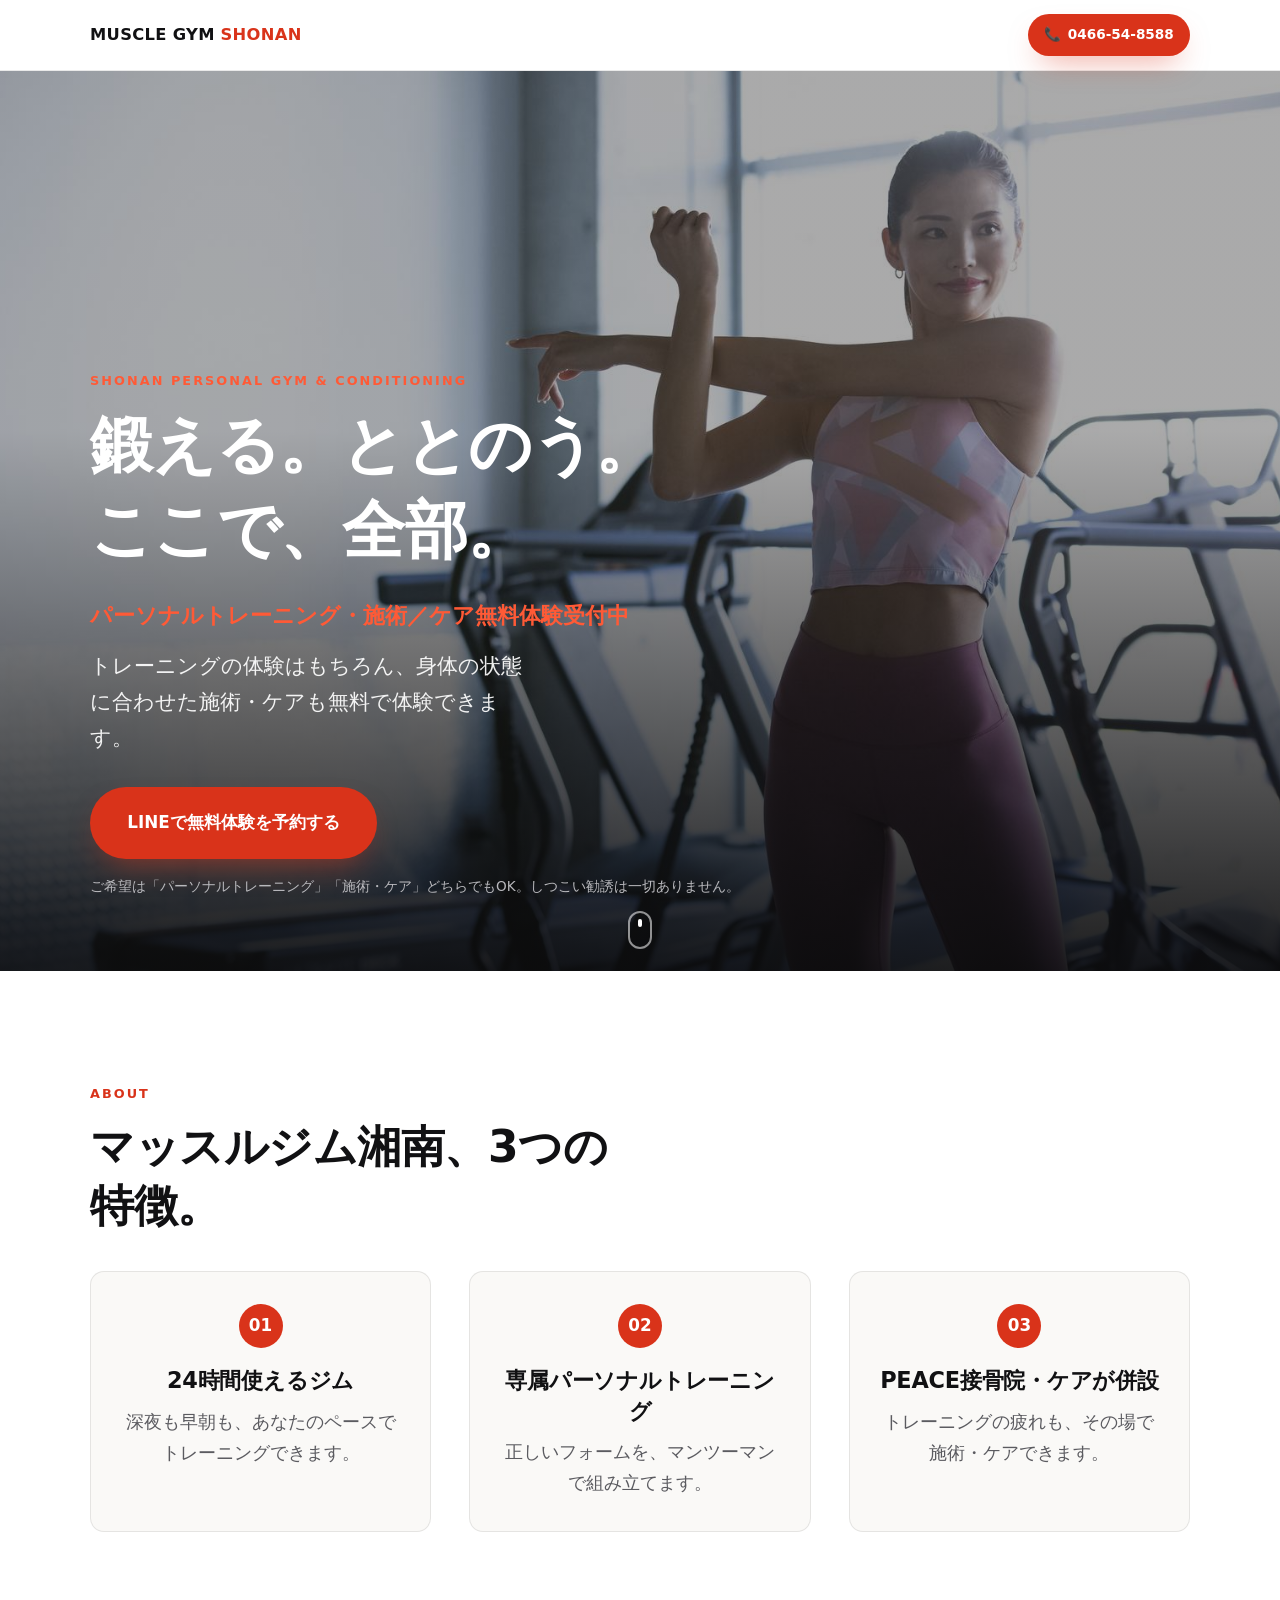
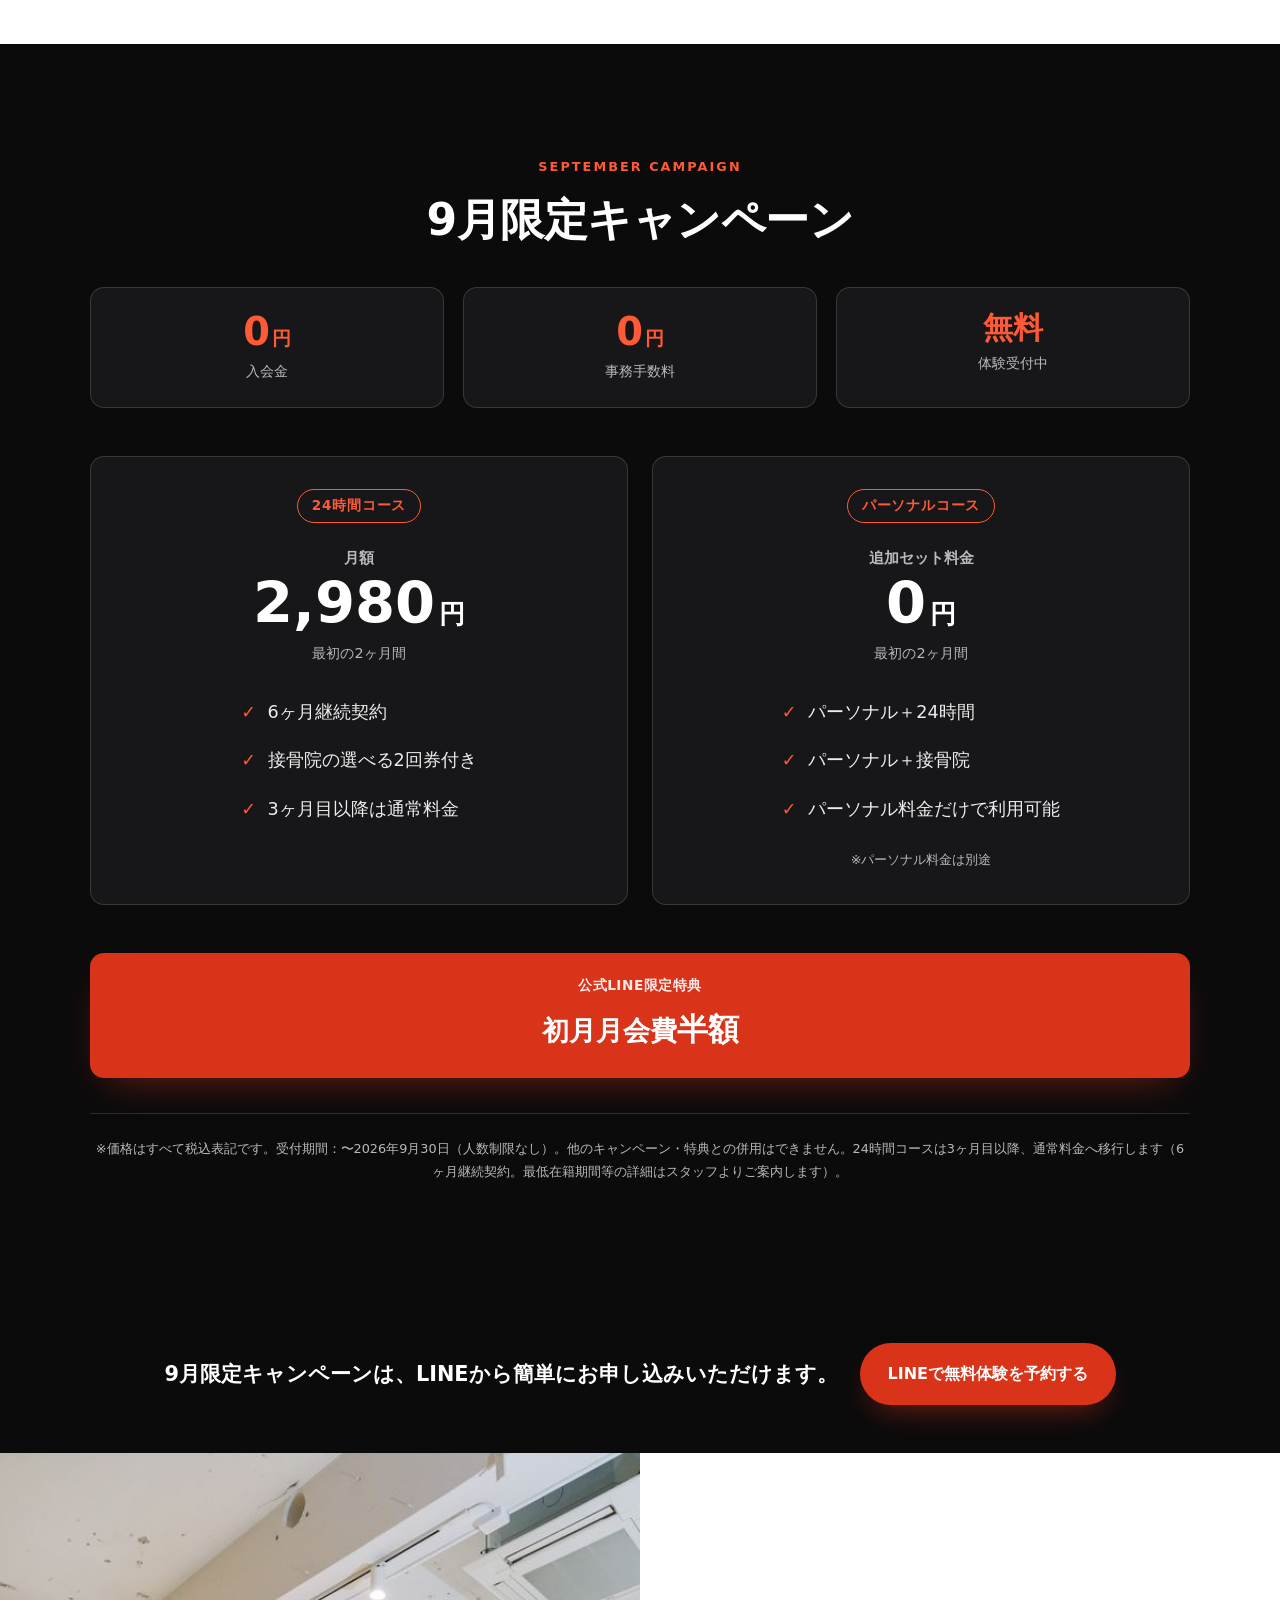
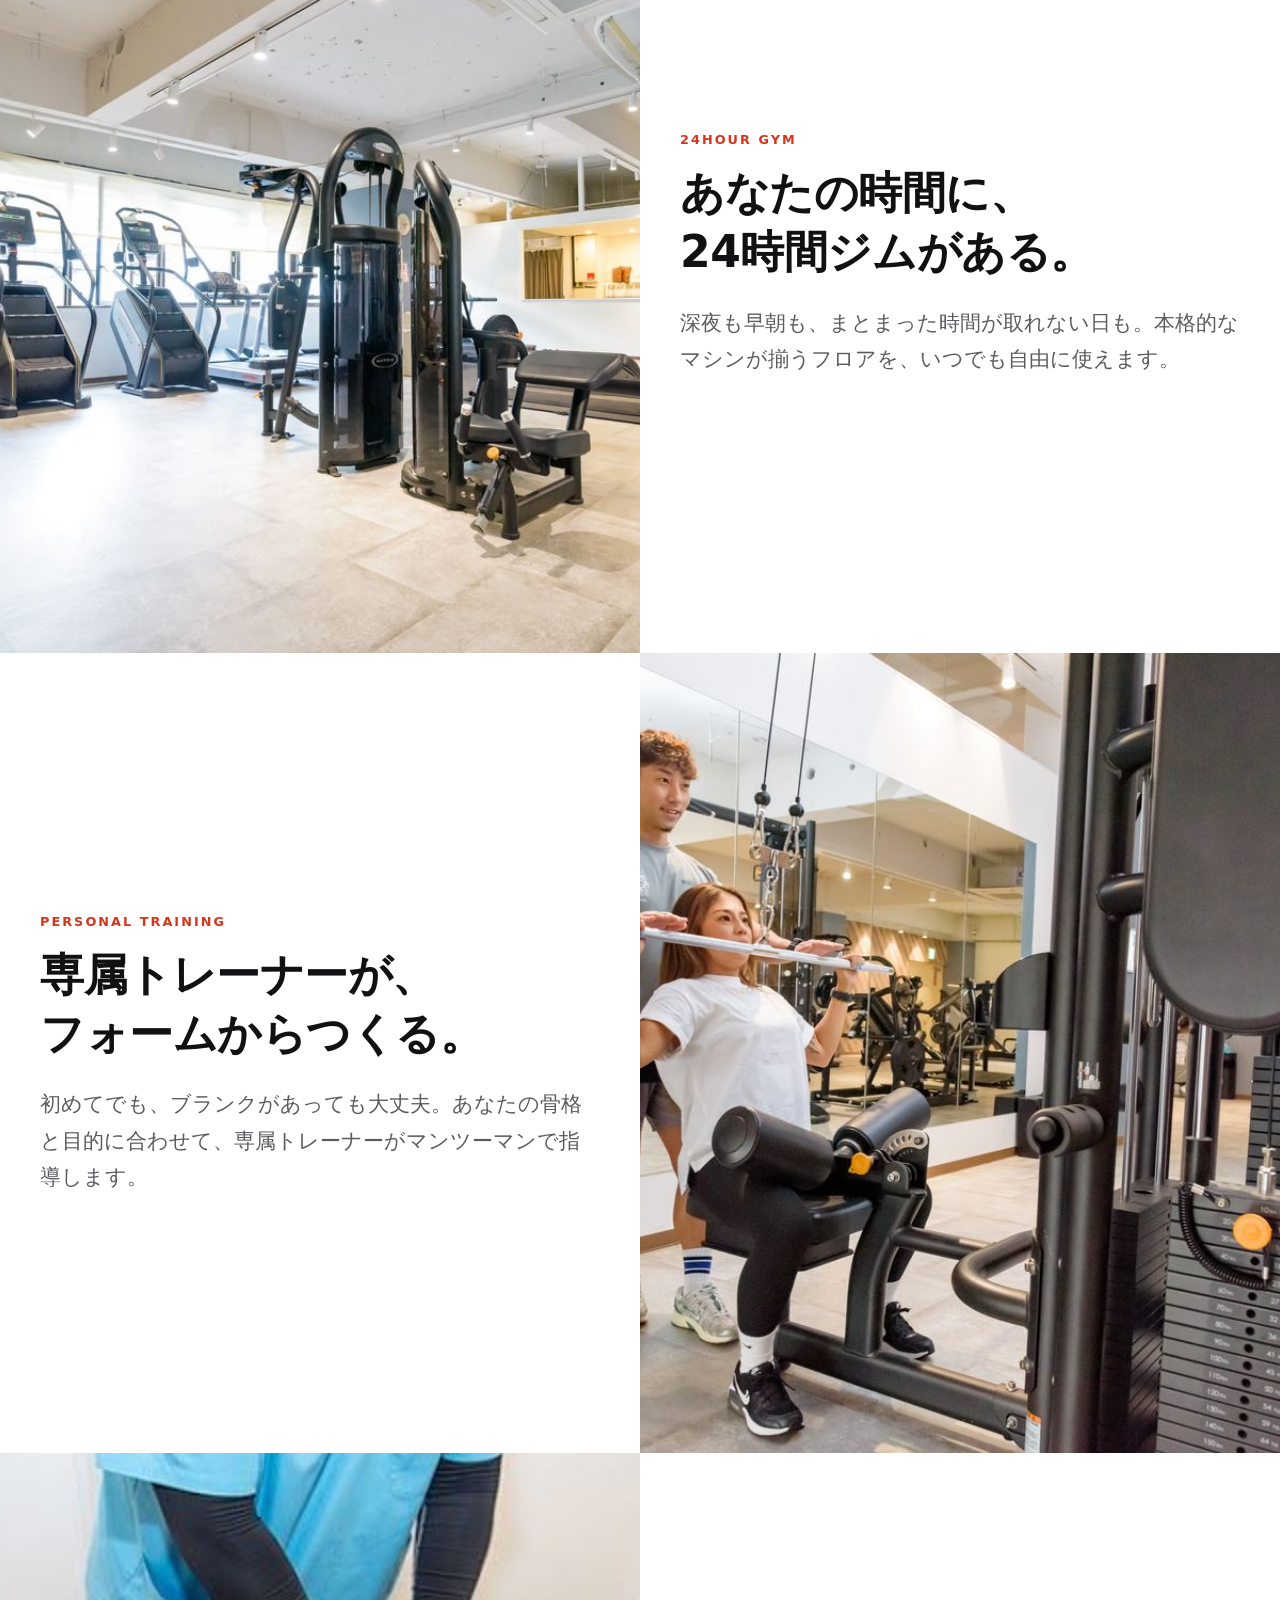
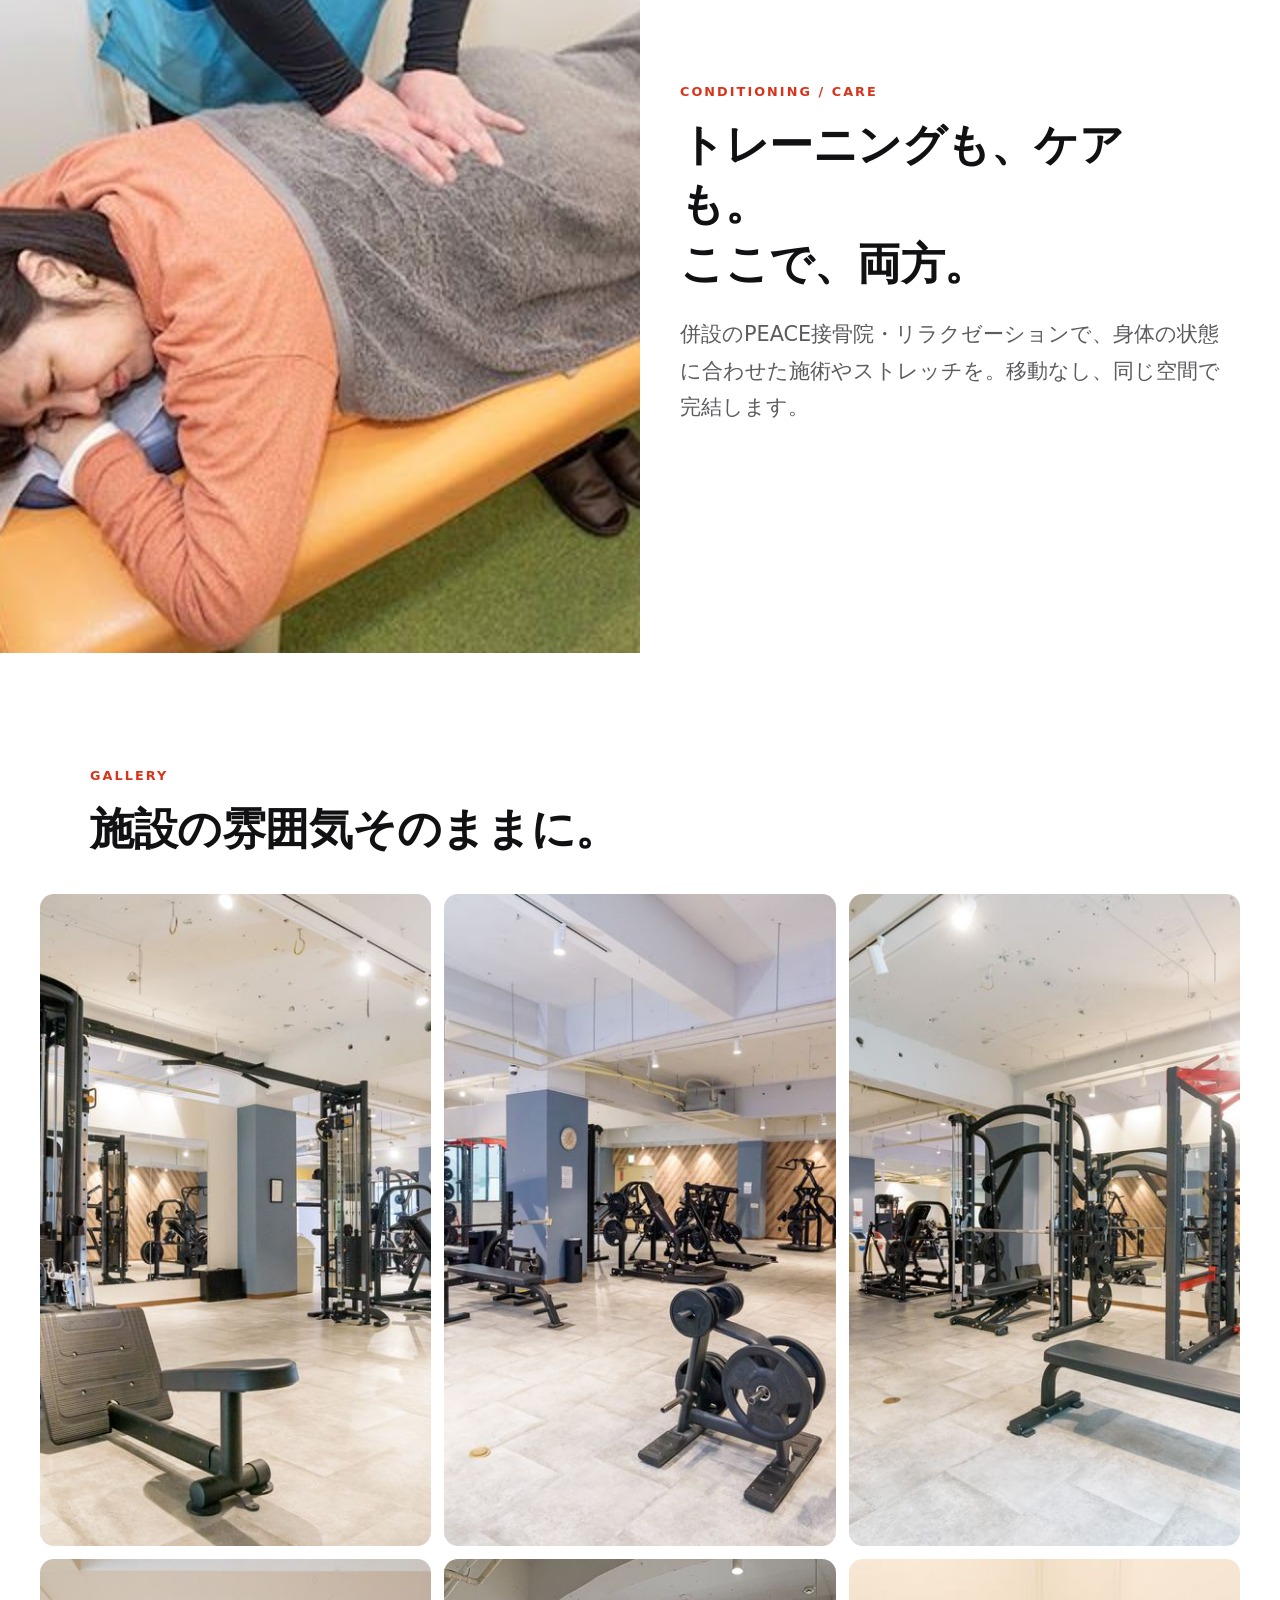
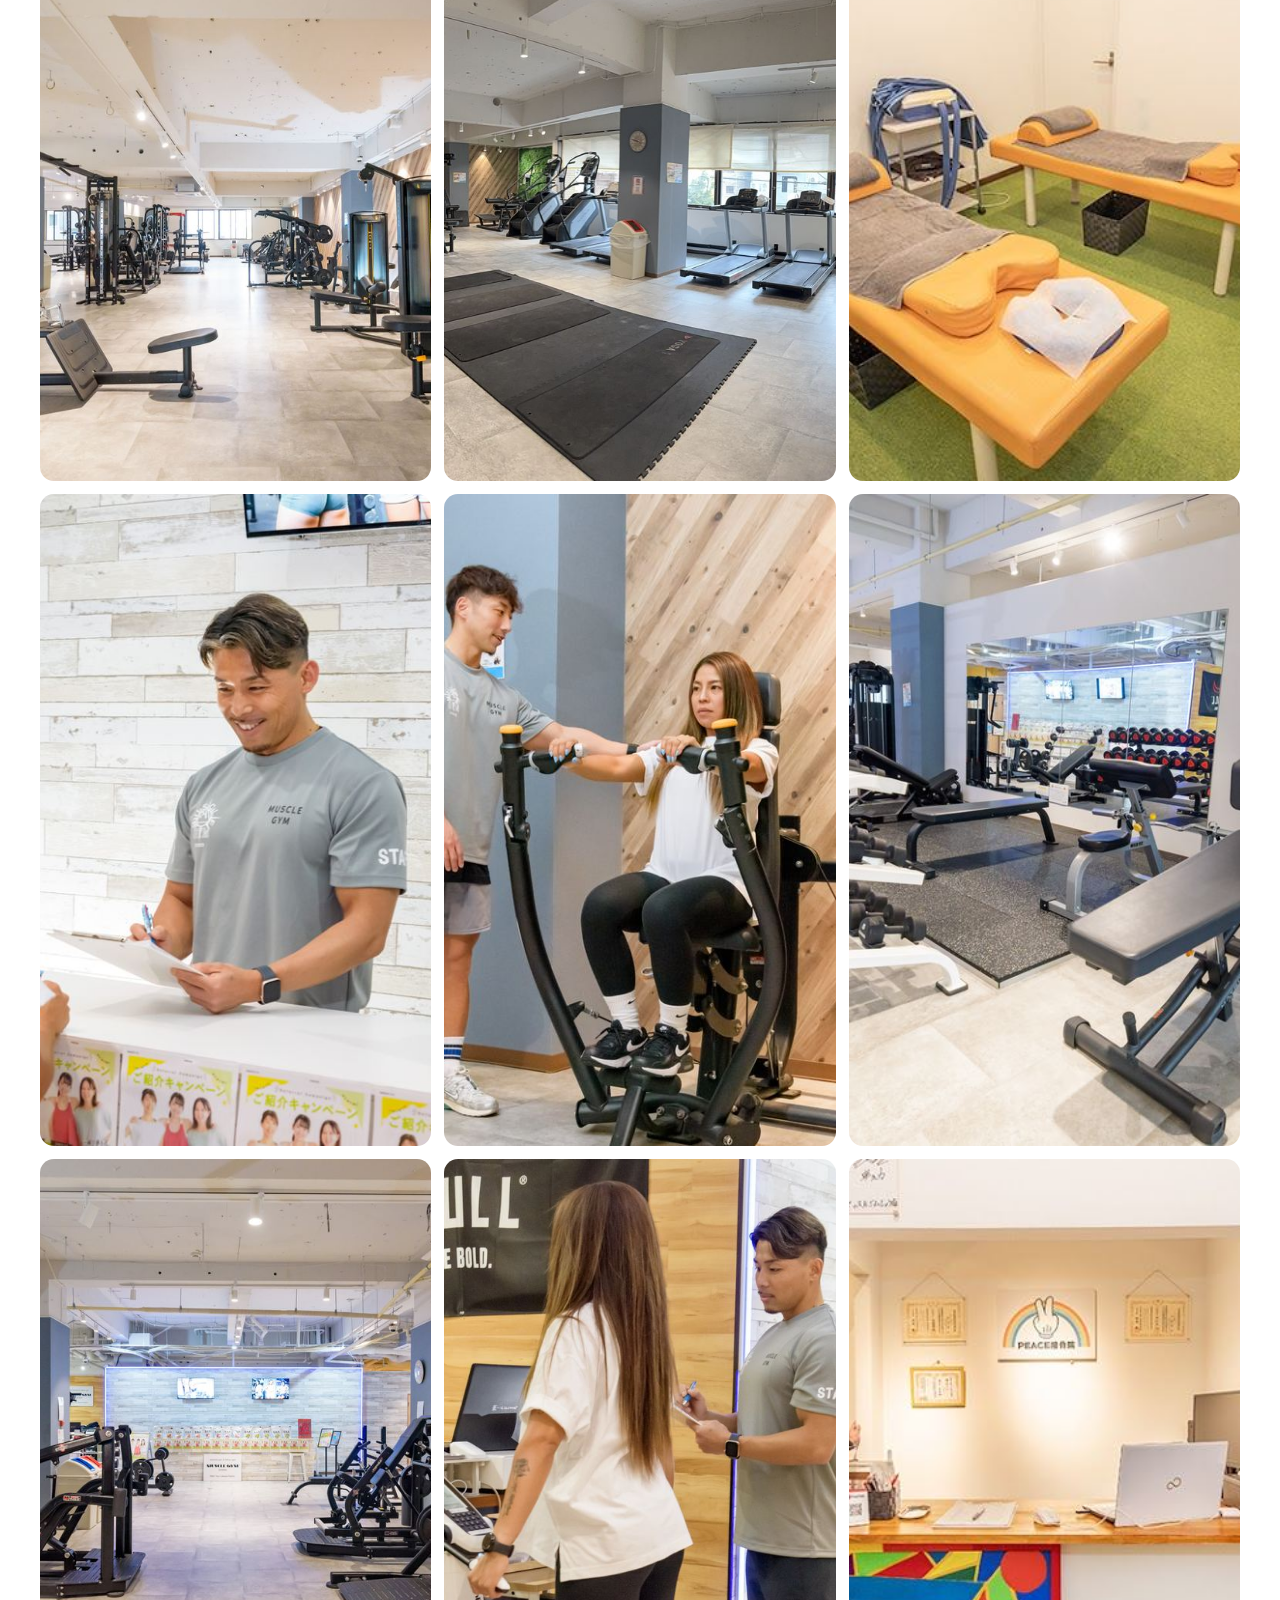
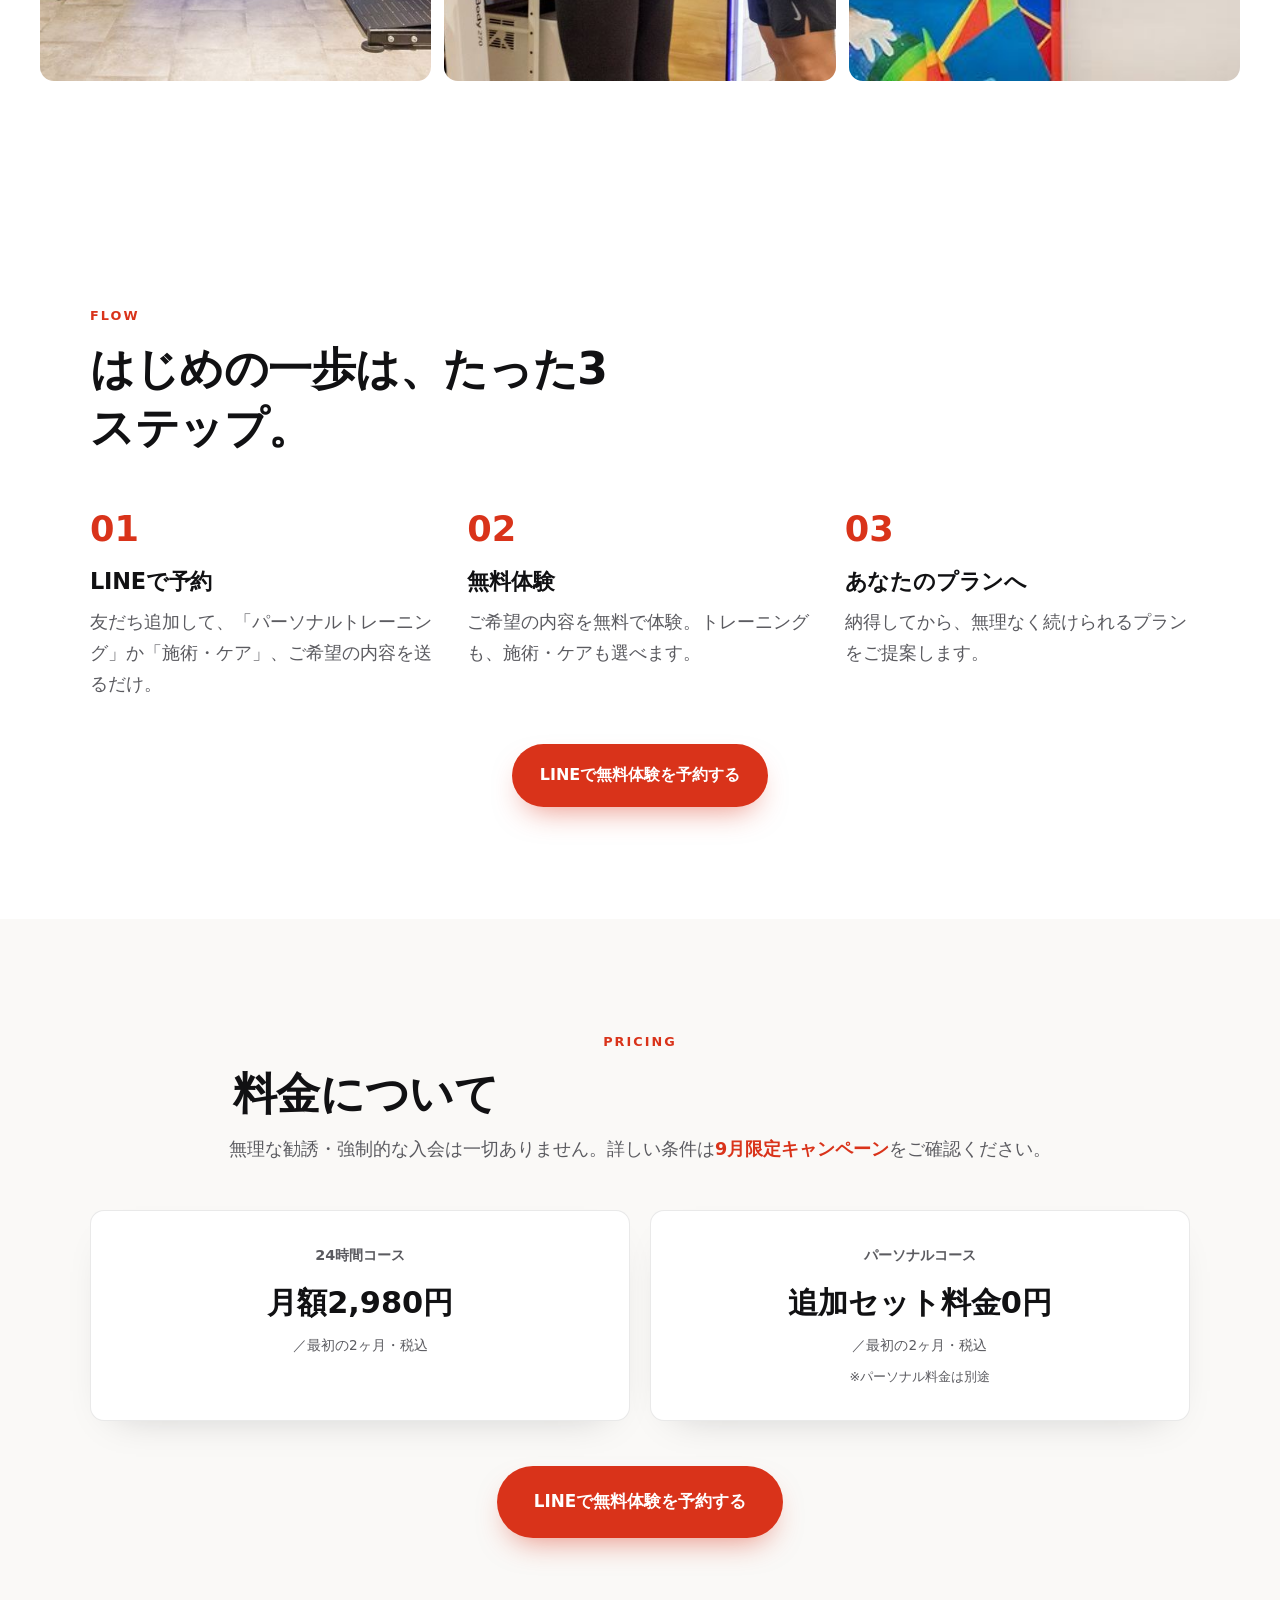
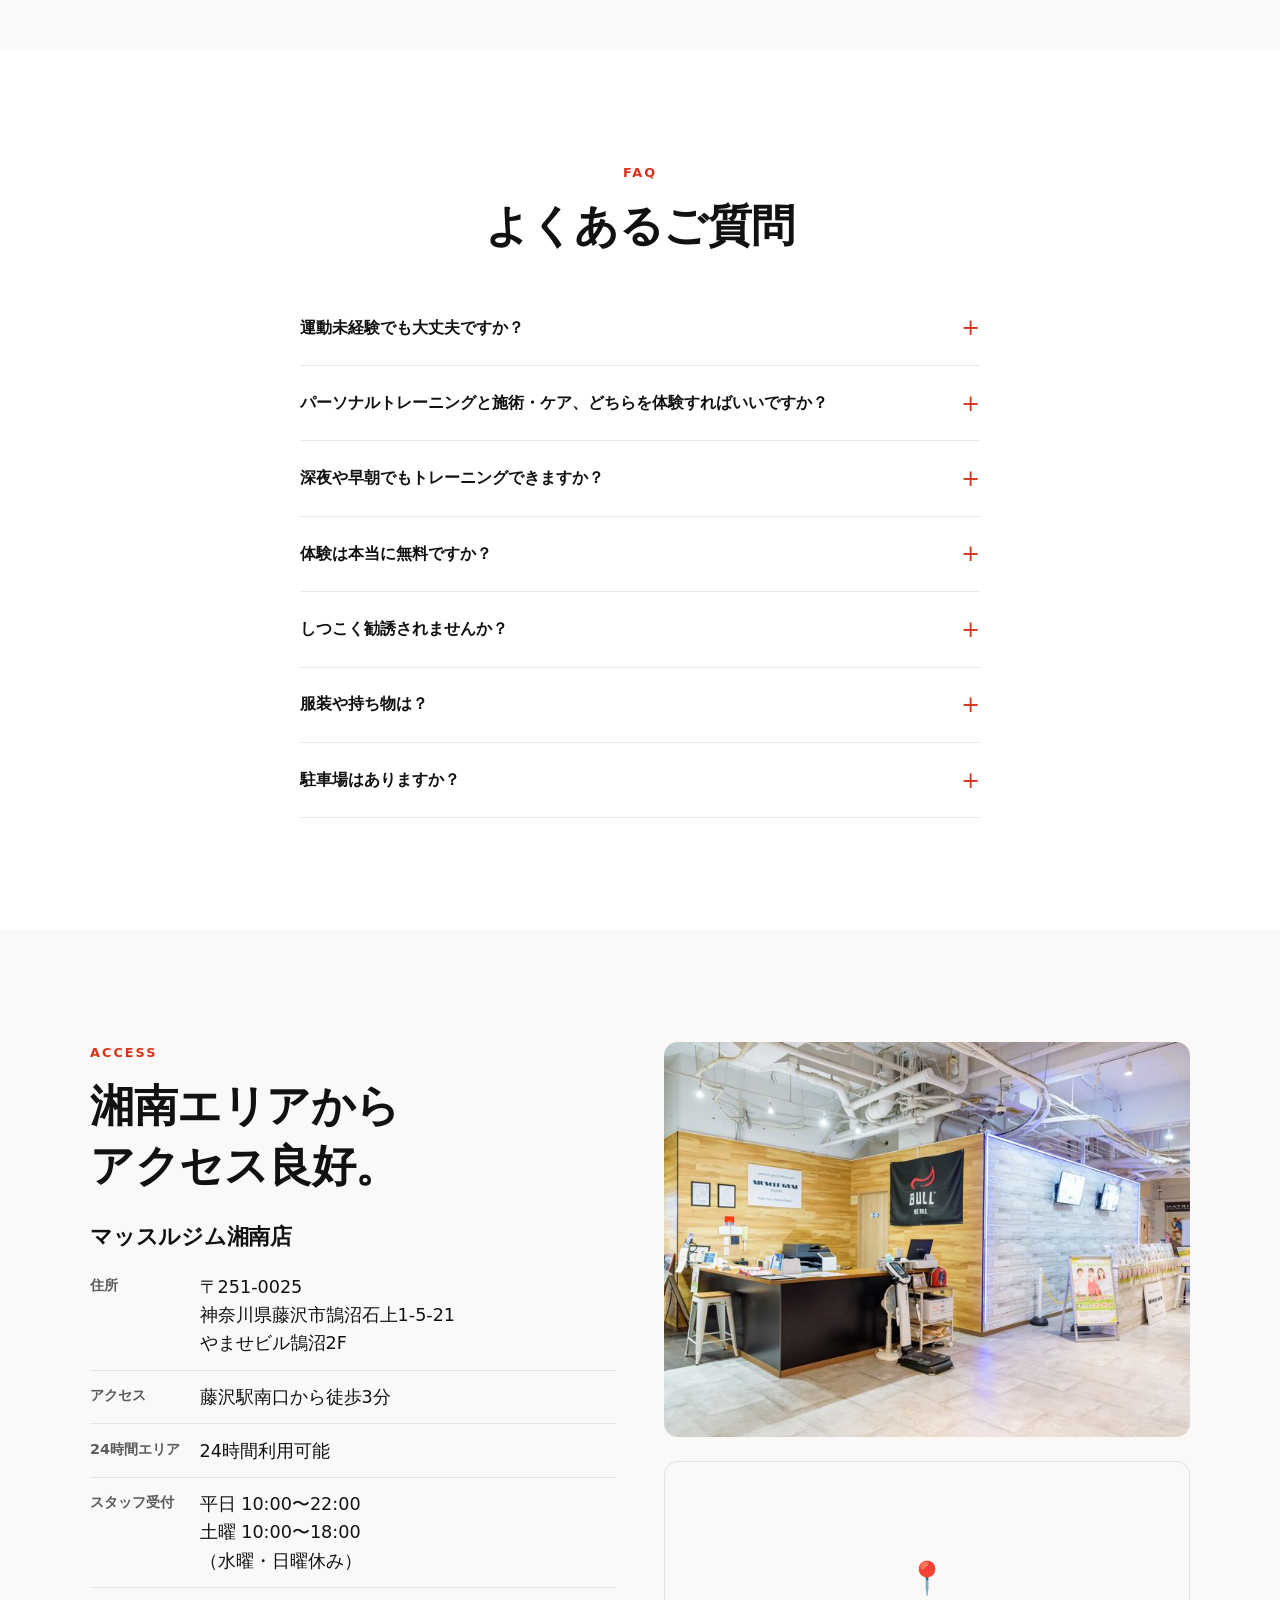
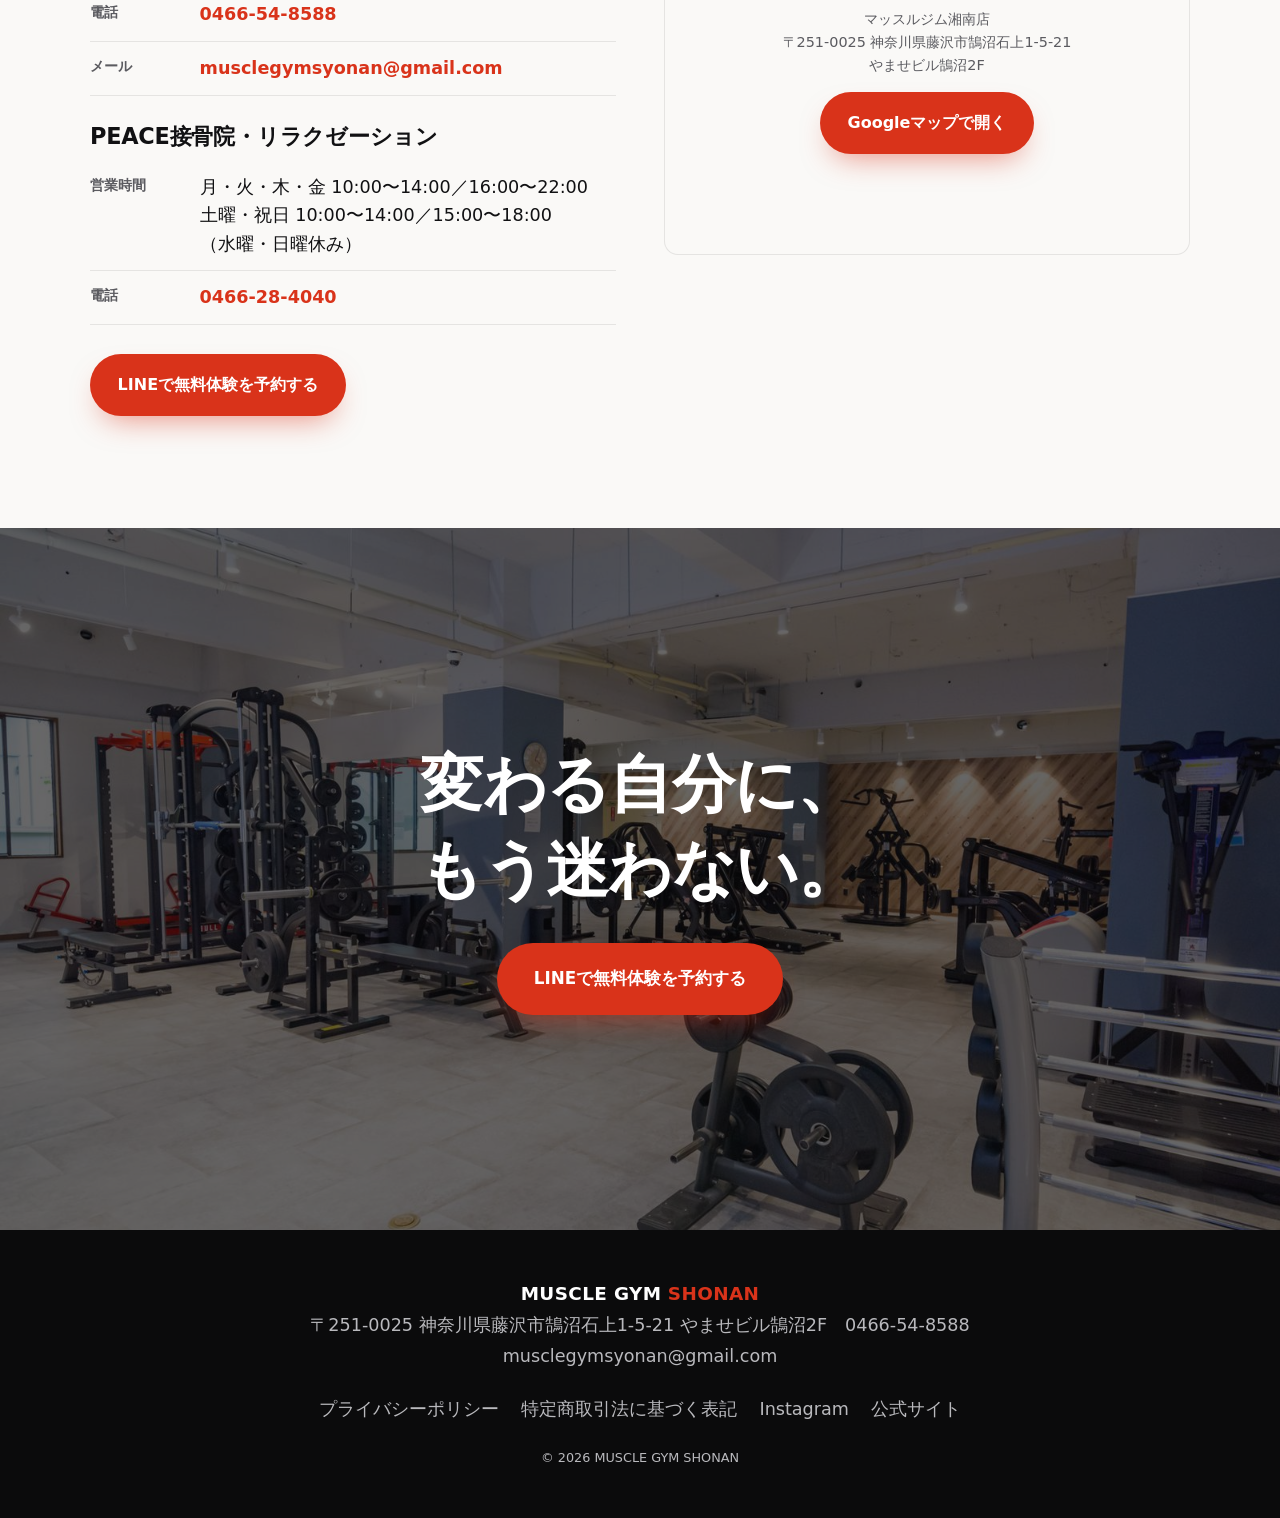
<file: index.html>
<!doctype html>
<html lang="ja">
<head>
<meta charset="UTF-8">
<meta name="viewport" content="width=device-width, initial-scale=1, viewport-fit=cover">
<title>マッスルジム湘南｜パーソナルトレーニング・施術/ケア 無料体験受付中</title>
<meta name="description" content="湘南のマッスルジム湘南。パーソナルトレーニングと、併設するPEACE接骨院の施術・ケアが無料で体験できます。24時間ジムも完備。LINEで簡単予約。">
<link rel="canonical" href="https://taku12ygk.github.io/-muscle-gym-shonan-lp/">
<meta name="robots" content="index,follow">
<meta name="theme-color" content="#0B0B0C">

<!-- OGP / SNS -->
<meta property="og:type" content="website">
<meta property="og:locale" content="ja_JP">
<meta property="og:site_name" content="マッスルジム湘南">
<meta property="og:title" content="マッスルジム湘南｜パーソナルトレーニング・施術/ケア 無料体験受付中">
<meta property="og:description" content="パーソナルトレーニングと、併設するPEACE接骨院の施術・ケアが無料で体験できます。24時間ジムも完備。">
<meta property="og:url" content="https://taku12ygk.github.io/-muscle-gym-shonan-lp/">
<meta property="og:image" content="https://taku12ygk.github.io/-muscle-gym-shonan-lp/assets/img/photos/hero-1200.jpg">
<meta name="twitter:card" content="summary_large_image">

<link rel="icon" href="./assets/img/favicon.svg" type="image/svg+xml">

<link rel="stylesheet" href="./assets/css/style-20260904.css">
<script>document.documentElement.classList.add('js');</script>

<!-- ============================================================
     計測タグ設置スロット（Head）
     Google Tag Manager / GA4 / Meta Pixel / Microsoft Clarity / Hotjar
     を導入する際は、下記コメントアウトを外し ID を差し替えてください。
     詳細手順は README.md「計測タグの導入」を参照。
============================================================= -->
<!--
<script>(function(w,d,s,l,i){w[l]=w[l]||[];w[l].push({'gtm.start':new Date().getTime(),event:'gtm.js'});var f=d.getElementsByTagName(s)[0],j=d.createElement(s),dl=l!='dataLayer'?'&l='+l:'';j.async=true;j.src='https://www.googletagmanager.com/gtm.js?id='+i+dl;f.parentNode.insertBefore(j,f);})(window,document,'script','dataLayer','GTM-XXXXXXX');</script>
-->
<!-- /計測タグ設置スロット（Head） -->

<script type="application/ld+json">
{
  "@context": "https://schema.org",
  "@type": "ExerciseGym",
  "name": "マッスルジム湘南店",
  "alternateName": "MUSCLE GYM SHONAN",
  "image": "https://taku12ygk.github.io/-muscle-gym-shonan-lp/assets/img/photos/hero-1200.jpg",
  "url": "https://taku12ygk.github.io/-muscle-gym-shonan-lp/",
  "telephone": "+81-466-54-8588",
  "email": "musclegymsyonan@gmail.com",
  "priceRange": "¥¥",
  "address": {
    "@type": "PostalAddress",
    "streetAddress": "鵠沼石上1-5-21 やませビル鵠沼2F",
    "addressLocality": "藤沢市",
    "addressRegion": "神奈川県",
    "postalCode": "251-0025",
    "addressCountry": "JP"
  },
  "openingHoursSpecification": [
    {
      "@type": "OpeningHoursSpecification",
      "description": "24時間エリア（会員はいつでも利用可能）",
      "dayOfWeek": ["Monday","Tuesday","Wednesday","Thursday","Friday","Saturday","Sunday"],
      "opens": "00:00",
      "closes": "23:59"
    }
  ],
  "sameAs": ["https://www.instagram.com/musclegym_shonan/", "https://musclegym-shonan.jp/"]
}
</script>
</head>
<body>

<a class="skip-link" href="#main">本文へスキップ</a>

<!-- ============================================================
     ヘッダー：広告LPのためナビゲーションは持たせず、
     ロゴと常設CTAのみで離脱経路を作らない
============================================================= -->
<header class="site-header" data-reveal="fade">
  <div class="wrap site-header__inner">
    <span class="logo">MUSCLE GYM<em>SHONAN</em></span>
    <a class="btn btn--sm btn--cta" data-cta="tel_header" href="tel:0466548588">
      <span aria-hidden="true">📞</span> 0466-54-8588
    </a>
  </div>
</header>

<main id="main">

  <!-- ============================================================
       1. HERO — コピー・写真・CTAのみで完結させる
  ============================================================= -->
  <section class="hero" aria-label="メインビジュアル">
    <img
      class="hero__img"
      src="./assets/img/photos/hero-1600.jpg"
      srcset="./assets/img/photos/hero-800.jpg 800w,
              ./assets/img/photos/hero-1200.jpg 1200w,
              ./assets/img/photos/hero-1600.jpg 1600w,
              ./assets/img/photos/hero-2000.jpg 2000w"
      sizes="100vw"
      width="2000" height="1333"
      alt="明るい店内でストレッチをする女性とジムの設備"
      fetchpriority="high">
    <div class="hero__scrim" aria-hidden="true"></div>

    <div class="hero__content wrap">
      <p class="eyebrow eyebrow--invert">SHONAN PERSONAL GYM &amp; CONDITIONING</p>
      <h1 class="hero__title">鍛える。ととのう。<br>ここで、全部。</h1>
      <p class="hero__offer">パーソナルトレーニング・施術／ケア<br class="hero__offer-break">無料体験受付中</p>
      <p class="hero__lead">トレーニングの体験はもちろん、身体の状態に合わせた施術・ケアも無料で体験できます。</p>

      <div class="cta-group">
        <a class="btn btn--lg btn--cta" data-cta="line_hero" href="https://lin.ee/5dk5BNG" target="_blank" rel="noopener">
          LINEで無料体験を予約する
        </a>
      </div>
      <p class="hero__note">ご希望は「パーソナルトレーニング」「施術・ケア」どちらでもOK。しつこい勧誘は一切ありません。</p>
    </div>

    <div class="hero__scrolldown" aria-hidden="true"><span></span></div>
  </section>

  <!-- ============================================================
       2. 3つの特徴
  ============================================================= -->
  <section class="features" data-reveal="up">
    <div class="wrap">
      <p class="eyebrow">ABOUT</p>
      <h2 class="section-title">マッスルジム湘南、3つの特徴。</h2>
    </div>
    <div class="wrap features__grid">
      <div class="feature-card">
        <span class="feature-card__num">01</span>
        <h3>24時間使えるジム</h3>
        <p>深夜も早朝も、あなたのペースでトレーニングできます。</p>
      </div>
      <div class="feature-card">
        <span class="feature-card__num">02</span>
        <h3>専属パーソナルトレーニング</h3>
        <p>正しいフォームを、マンツーマンで組み立てます。</p>
      </div>
      <div class="feature-card">
        <span class="feature-card__num">03</span>
        <h3>PEACE接骨院・ケアが併設</h3>
        <p>トレーニングの疲れも、その場で施術・ケアできます。</p>
      </div>
    </div>
  </section>

  <!-- ============================================================
       3. 9月限定キャンペーン
  ============================================================= -->
  <section class="campaign" id="campaign" data-reveal="up" aria-labelledby="campaign-heading">
    <div class="wrap">
      <p class="eyebrow eyebrow--invert">SEPTEMBER CAMPAIGN</p>
      <h2 id="campaign-heading" class="section-title section-title--invert">9月限定キャンペーン</h2>

      <div class="campaign__stats">
        <div class="campaign__stat">
          <p class="campaign__stat-num">0<small>円</small></p>
          <p class="campaign__stat-label">入会金</p>
        </div>
        <div class="campaign__stat">
          <p class="campaign__stat-num">0<small>円</small></p>
          <p class="campaign__stat-label">事務手数料</p>
        </div>
        <div class="campaign__stat">
          <p class="campaign__stat-num campaign__stat-num--sm">無料</p>
          <p class="campaign__stat-label">体験受付中</p>
        </div>
      </div>

      <div class="campaign__grid">
        <article class="campaign-card">
          <p class="campaign-card__label">24時間コース</p>
          <p class="campaign-card__price-tag">月額</p>
          <p class="campaign-card__price"><span class="campaign-card__price-num">2,980</span><span class="campaign-card__price-yen">円</span></p>
          <p class="campaign-card__sub">最初の2ヶ月間</p>
          <ul class="campaign-card__list">
            <li>6ヶ月継続契約</li>
            <li>接骨院の選べる2回券付き</li>
            <li>3ヶ月目以降は通常料金</li>
          </ul>
        </article>

        <article class="campaign-card">
          <p class="campaign-card__label">パーソナルコース</p>
          <p class="campaign-card__price-tag">追加セット料金</p>
          <p class="campaign-card__price"><span class="campaign-card__price-num">0</span><span class="campaign-card__price-yen">円</span></p>
          <p class="campaign-card__sub">最初の2ヶ月間</p>
          <ul class="campaign-card__list">
            <li>パーソナル＋24時間</li>
            <li>パーソナル＋接骨院</li>
            <li>パーソナル料金だけで利用可能</li>
          </ul>
          <p class="campaign-card__note">※パーソナル料金は別途</p>
        </article>
      </div>

      <div class="campaign__perk-banner">
        <p class="campaign__perk-banner-label">公式LINE限定特典</p>
        <p class="campaign__perk-banner-main">初月月会費<strong>半額</strong></p>
      </div>

      <p class="campaign__disclaimer">※価格はすべて税込表記です。受付期間：〜2026年9月30日（人数制限なし）。他のキャンペーン・特典との併用はできません。24時間コースは3ヶ月目以降、通常料金へ移行します（6ヶ月継続契約。最低在籍期間等の詳細はスタッフよりご案内します）。</p>
    </div>
  </section>

  <!-- キャンペーン直後のCTA -->
  <section class="cta-strip" data-reveal="fade">
    <div class="wrap cta-strip__inner">
      <p>9月限定キャンペーンは、LINEから簡単にお申し込みいただけます。</p>
      <a class="btn btn--cta" data-cta="line_campaign" href="https://lin.ee/5dk5BNG" target="_blank" rel="noopener">LINEで無料体験を予約する</a>
    </div>
  </section>

  <!-- ============================================================
       4. 24時間ジム
  ============================================================= -->
  <section class="split" data-reveal="up">
    <div class="split__media">
      <img src="./assets/img/photos/gym24-1000.jpg"
           srcset="./assets/img/photos/gym24-600.jpg 600w,
                   ./assets/img/photos/gym24-1000.jpg 1000w"
           sizes="(min-width: 900px) 50vw, 100vw"
           width="1000" height="750" loading="lazy" decoding="async"
           alt="トレッドミルやマシンが並ぶ24時間ジムのフロア">
    </div>
    <div class="split__text">
      <p class="eyebrow">24HOUR GYM</p>
      <h2>あなたの時間に、<br>24時間ジムがある。</h2>
      <p>深夜も早朝も、まとまった時間が取れない日も。本格的なマシンが揃うフロアを、いつでも自由に使えます。</p>
    </div>
  </section>

  <!-- ============================================================
       5. パーソナルトレーニング
  ============================================================= -->
  <section class="split split--reverse" data-reveal="up">
    <div class="split__media">
      <img src="./assets/img/photos/personal-1000.jpg"
           srcset="./assets/img/photos/personal-600.jpg 600w,
                   ./assets/img/photos/personal-1000.jpg 1000w"
           sizes="(min-width: 900px) 50vw, 100vw"
           width="1000" height="750" loading="lazy" decoding="async"
           alt="トレーナーが器具の使い方を指導している様子">
    </div>
    <div class="split__text">
      <p class="eyebrow">PERSONAL TRAINING</p>
      <h2>専属トレーナーが、<br>フォームからつくる。</h2>
      <p>初めてでも、ブランクがあっても大丈夫。あなたの骨格と目的に合わせて、専属トレーナーがマンツーマンで指導します。</p>
    </div>
  </section>

  <!-- ============================================================
       6. 施術・ケア
  ============================================================= -->
  <section class="split" data-reveal="up">
    <div class="split__media">
      <img src="./assets/img/photos/care-600.jpg"
           width="600" height="400" loading="lazy" decoding="async"
           alt="施術用ベッドでケアを受けている様子">
    </div>
    <div class="split__text">
      <p class="eyebrow">CONDITIONING / CARE</p>
      <h2>トレーニングも、ケアも。<br>ここで、両方。</h2>
      <p>併設のPEACE接骨院・リラクゼーションで、身体の状態に合わせた施術やストレッチを。移動なし、同じ空間で完結します。</p>
    </div>
  </section>

  <!-- ============================================================
       7. 施設写真ギャラリー — 写真を主役に、文字は最小限
  ============================================================= -->
  <section class="gallery" data-reveal="up">
    <div class="wrap">
      <p class="eyebrow">GALLERY</p>
      <h2 class="section-title">施設の雰囲気そのままに。</h2>
    </div>
    <div class="gallery__grid">
      <figure class="gallery__item">
        <img src="./assets/img/photos/gallery-01.jpg" width="900" height="675" loading="lazy" decoding="async" alt="ケーブルマシンとミラーが並ぶトレーニングエリア">
      </figure>
      <figure class="gallery__item">
        <img src="./assets/img/photos/gallery-02.jpg" width="900" height="675" loading="lazy" decoding="async" alt="パワーラックが設置されたトレーニングエリア">
      </figure>
      <figure class="gallery__item gallery__item--tall">
        <img src="./assets/img/photos/gallery-03.jpg" width="900" height="675" loading="lazy" decoding="async" alt="赤いパワーラックとベンチが並ぶフロア">
      </figure>
      <figure class="gallery__item">
        <img src="./assets/img/photos/gallery-04.jpg" width="900" height="675" loading="lazy" decoding="async" alt="マシンが並ぶ広々としたジムフロア">
      </figure>
      <figure class="gallery__item">
        <img src="./assets/img/photos/gallery-05.jpg" width="900" height="698" loading="lazy" decoding="async" alt="トレッドミルとヨガマットが並ぶエリア">
      </figure>
      <figure class="gallery__item">
        <img src="./assets/img/photos/gallery-06.jpg" width="600" height="400" loading="lazy" decoding="async" alt="施術用ベッドが並ぶケアルーム">
      </figure>
      <figure class="gallery__item">
        <img src="./assets/img/photos/gallery-07.jpg" width="900" height="675" loading="lazy" decoding="async" alt="受付でスタッフが対応している様子">
      </figure>
      <figure class="gallery__item gallery__item--tall">
        <img src="./assets/img/photos/gallery-08.jpg" width="900" height="675" loading="lazy" decoding="async" alt="トレーナーが器具の使い方を案内している様子">
      </figure>
      <figure class="gallery__item">
        <img src="./assets/img/photos/gallery-10.jpg" width="900" height="675" loading="lazy" decoding="async" alt="ダンベルラックとベンチが並ぶエリア">
      </figure>
      <figure class="gallery__item">
        <img src="./assets/img/photos/gallery-11.jpg" width="900" height="675" loading="lazy" decoding="async" alt="レッグプレスマシンが並ぶフロア">
      </figure>
      <figure class="gallery__item">
        <img src="./assets/img/photos/gallery-12.jpg" width="900" height="675" loading="lazy" decoding="async" alt="受付でスタッフが入会手続きを行っている様子">
      </figure>
      <figure class="gallery__item">
        <img src="./assets/img/photos/gallery-09.jpg" width="600" height="400" loading="lazy" decoding="async" alt="併設するPEACE接骨院の受付">
      </figure>
    </div>
  </section>

  <!-- ============================================================
       8. 無料体験の流れ
  ============================================================= -->
  <section class="flow" data-reveal="up">
    <div class="wrap">
      <p class="eyebrow">FLOW</p>
      <h2 class="section-title">はじめの一歩は、たった3ステップ。</h2>
    </div>
    <ol class="flow__list wrap">
      <li>
        <span class="flow__num">01</span>
        <h3>LINEで予約</h3>
        <p>友だち追加して、「パーソナルトレーニング」か「施術・ケア」、ご希望の内容を送るだけ。</p>
      </li>
      <li>
        <span class="flow__num">02</span>
        <h3>無料体験</h3>
        <p>ご希望の内容を無料で体験。トレーニングも、施術・ケアも選べます。</p>
      </li>
      <li>
        <span class="flow__num">03</span>
        <h3>あなたのプランへ</h3>
        <p>納得してから、無理なく続けられるプランをご提案します。</p>
      </li>
    </ol>
    <div class="wrap flow__cta">
      <a class="btn btn--cta" data-cta="line_flow" href="https://lin.ee/5dk5BNG" target="_blank" rel="noopener">LINEで無料体験を予約する</a>
    </div>
  </section>

  <!-- ============================================================
       9. 料金について（要約・キャンペーンへの案内）
  ============================================================= -->
  <section class="pricing" data-reveal="up">
    <div class="wrap">
      <p class="eyebrow">PRICING</p>
      <h2 class="section-title">料金について</h2>
      <p class="pricing__lead">無理な勧誘・強制的な入会は一切ありません。詳しい条件は<a href="#campaign">9月限定キャンペーン</a>をご確認ください。</p>
    </div>
    <div class="wrap pricing__summary">
      <div class="pricing__summary-item">
        <p class="pricing__summary-label">24時間コース</p>
        <p class="pricing__summary-price">月額2,980円<span>／最初の2ヶ月・税込</span></p>
      </div>
      <div class="pricing__summary-item">
        <p class="pricing__summary-label">パーソナルコース</p>
        <p class="pricing__summary-price">追加セット料金0円<span>／最初の2ヶ月・税込</span></p>
        <p class="pricing__summary-note">※パーソナル料金は別途</p>
      </div>
    </div>
    <div class="wrap pricing__footer">
      <a class="btn btn--lg btn--cta" data-cta="line_pricing" href="https://lin.ee/5dk5BNG" target="_blank" rel="noopener">LINEで無料体験を予約する</a>
    </div>
  </section>

  <!-- ============================================================
       10. FAQ（ネイティブ details/summary でJS不要）
  ============================================================= -->
  <section class="faq" data-reveal="up">
    <div class="wrap wrap--narrow">
      <p class="eyebrow">FAQ</p>
      <h2 class="section-title">よくあるご質問</h2>

      <details class="faq__item">
        <summary>運動未経験でも大丈夫ですか？</summary>
        <p>はい、9割以上のお客様が未経験からのスタートです。カラダの状態に合わせて強度を調整するのでご安心ください。</p>
      </details>
      <details class="faq__item">
        <summary>パーソナルトレーニングと施術・ケア、どちらを体験すればいいですか？</summary>
        <p>お悩みや目的に合わせてお選びいただけます。迷う場合はLINEでご相談いただければ、内容をご案内します。</p>
      </details>
      <details class="faq__item">
        <summary>深夜や早朝でもトレーニングできますか？</summary>
        <p>はい、24時間エリアはスタッフ受付時間外でも会員はいつでもご利用いただけます。スタッフ受付は平日10:00〜22:00・土曜10:00〜18:00（水曜・日曜休み）です。</p>
      </details>
      <details class="faq__item">
        <summary>体験は本当に無料ですか？</summary>
        <p>はい、パーソナルトレーニング・施術／ケアのいずれも無料で体験いただけます。追加費用は一切かかりません。</p>
      </details>
      <details class="faq__item">
        <summary>しつこく勧誘されませんか？</summary>
        <p>いたしません。体験後に無理な入会案内は行わず、ご希望の方にのみプランをご案内しています。</p>
      </details>
      <details class="faq__item">
        <summary>服装や持ち物は？</summary>
        <p>トレーニング体験は動きやすい服装でお越しください。施術・ケアのみをご希望の場合は、普段のお洋服で構いません。</p>
      </details>
      <details class="faq__item">
        <summary>駐車場はありますか？</summary>
        <p>近隣の駐車場情報は、ご予約時にスタッフよりご案内いたします。</p>
      </details>
    </div>
  </section>

  <!-- ============================================================
       11. アクセス
  ============================================================= -->
  <section class="access" data-reveal="up">
    <div class="wrap access__grid">
      <div>
        <p class="eyebrow">ACCESS</p>
        <h2 class="section-title">湘南エリアから<br>アクセス良好。</h2>

        <div class="access__block">
          <h3 class="access__block-title">マッスルジム湘南店</h3>
          <dl class="access__list">
            <div><dt>住所</dt><dd>〒251-0025<br>神奈川県藤沢市鵠沼石上1-5-21<br>やませビル鵠沼2F</dd></div>
            <div><dt>アクセス</dt><dd>藤沢駅南口から徒歩3分</dd></div>
            <div><dt>24時間エリア</dt><dd>24時間利用可能</dd></div>
            <div><dt>スタッフ受付</dt><dd>平日 10:00〜22:00<br>土曜 10:00〜18:00<br>（水曜・日曜休み）</dd></div>
            <div><dt>電話</dt><dd><a data-cta="tel_access" href="tel:0466548588">0466-54-8588</a></dd></div>
            <div><dt>メール</dt><dd><a data-cta="mail_access" href="mailto:musclegymsyonan@gmail.com">musclegymsyonan@<wbr>gmail.com</a></dd></div>
          </dl>
        </div>

        <div class="access__block">
          <h3 class="access__block-title">PEACE接骨院・リラクゼーション</h3>
          <dl class="access__list">
            <div><dt>営業時間</dt><dd>月・火・木・金 10:00〜14:00／16:00〜22:00<br>土曜・祝日 10:00〜14:00／15:00〜18:00<br>（水曜・日曜休み）</dd></div>
            <div><dt>電話</dt><dd><a data-cta="tel_access_peace" href="tel:0466284040">0466-28-4040</a></dd></div>
          </dl>
        </div>

        <a class="btn btn--cta" data-cta="line_access" href="https://lin.ee/5dk5BNG" target="_blank" rel="noopener">LINEで無料体験を予約する</a>
      </div>
      <div class="access__media">
        <img src="./assets/img/photos/access-1000.jpg"
             srcset="./assets/img/photos/access-700.jpg 700w,
                     ./assets/img/photos/access-1000.jpg 1000w"
             sizes="(min-width: 900px) 50vw, 100vw"
             width="1000" height="750" loading="lazy" decoding="async"
             alt="受付カウンターとジムのロゴサイン">
        <div class="access__map-card">
          <span class="access__map-icon" aria-hidden="true">📍</span>
          <p class="access__map-text">マッスルジム湘南店<br>〒251-0025 神奈川県藤沢市鵠沼石上1-5-21<br>やませビル鵠沼2F</p>
          <a class="btn btn--cta" data-cta="map_access" href="https://maps.app.goo.gl/jGoT6titYX6oD2bq7" target="_blank" rel="noopener">Googleマップで開く</a>
        </div>
      </div>
    </div>
  </section>

  <!-- ============================================================
       12. 最終LINE CTA — Heroと呼応する締めのビジュアル
  ============================================================= -->
  <section class="closing" aria-label="無料体験へのご予約">
    <img
      class="closing__img"
      src="./assets/img/photos/closing-1600.jpg"
      srcset="./assets/img/photos/closing-800.jpg 800w,
              ./assets/img/photos/closing-1600.jpg 1600w"
      sizes="100vw" width="1600" height="1200" loading="lazy" decoding="async"
      alt="赤いパワーラックが設置されたトレーニングエリア">
    <div class="closing__scrim" aria-hidden="true"></div>
    <div class="closing__content wrap">
      <h2>変わる自分に、<br>もう迷わない。</h2>
      <div class="cta-group">
        <a class="btn btn--lg btn--cta" data-cta="line_closing" href="https://lin.ee/5dk5BNG" target="_blank" rel="noopener">LINEで無料体験を予約する</a>
      </div>
    </div>
  </section>

</main>

<!-- ============================================================
     フッター
============================================================= -->
<footer class="site-footer">
  <div class="wrap site-footer__inner">
    <span class="logo logo--footer">MUSCLE GYM<em>SHONAN</em></span>
    <p>〒251-0025 神奈川県藤沢市鵠沼石上1-5-21 やませビル鵠沼2F　0466-54-8588</p>
    <p><a href="mailto:musclegymsyonan@gmail.com">musclegymsyonan@<wbr>gmail.com</a></p>
    <nav class="site-footer__links" aria-label="フッターリンク">
      <a href="./privacy.html">プライバシーポリシー</a>
      <a href="./tokushoho.html">特定商取引法に基づく表記</a>
      <a href="https://www.instagram.com/musclegym_shonan/" target="_blank" rel="noopener">Instagram</a>
      <a href="https://musclegym-shonan.jp/" target="_blank" rel="noopener">公式サイト</a>
    </nav>
    <p class="site-footer__copy">&copy; <span id="year"></span> MUSCLE GYM SHONAN</p>
  </div>
</footer>

<!-- ============================================================
     モバイル固定CTAバー（スクロール後に出現）
============================================================= -->
<div class="sticky-cta" id="stickyCta" hidden>
  <a class="btn btn--cta" data-cta="line_sticky" href="https://lin.ee/5dk5BNG" target="_blank" rel="noopener">LINEで無料体験を予約</a>
  <a class="btn btn--ghost" data-cta="tel_sticky" href="tel:0466548588">電話で相談</a>
</div>

<script src="./assets/js/main-20260903.js" defer></script>

<!-- ============================================================
     計測タグ設置スロット（Body末尾）
     Meta Pixel / Microsoft Clarity / Hotjar 等をここに追加してください。
     GTMのnoscriptタグは <body> 直後に配置してください。
============================================================= -->
<!--
<noscript><iframe src="https://www.googletagmanager.com/ns.html?id=GTM-XXXXXXX" height="0" width="0" style="display:none;visibility:hidden"></iframe></noscript>

<script>
!function(f,b,e,v,n,t,s){if(f.fbq)return;n=f.fbq=function(){n.callMethod?n.callMethod.apply(n,arguments):n.queue.push(arguments)};if(!f._fbq)f._fbq=n;n.push=n;n.loaded=!0;n.version='2.0';n.queue=[];t=b.createElement(e);t.async=!0;t.src=v;s=b.getElementsByTagName(e)[0];s.parentNode.insertBefore(t,s)}(window,document,'script','https://connect.facebook.net/en_US/fbevents.js');fbq('init', 'YOUR_PIXEL_ID');fbq('track', 'PageView');
</script>

<script type="text/javascript">
(function(c,l,a,r,i,t,y){c[a]=c[a]||function(){(c[a].q=c[a].q||[]).push(arguments)};t=l.createElement(r);t.async=1;t.src="https://www.clarity.ms/tag/"+i;y=l.getElementsByTagName(r)[0];y.parentNode.insertBefore(t,y)})(window, document, "clarity", "script", "YOUR_CLARITY_ID");
</script>
-->
<!-- /計測タグ設置スロット（Body末尾） -->

</body>
</html>
</file>
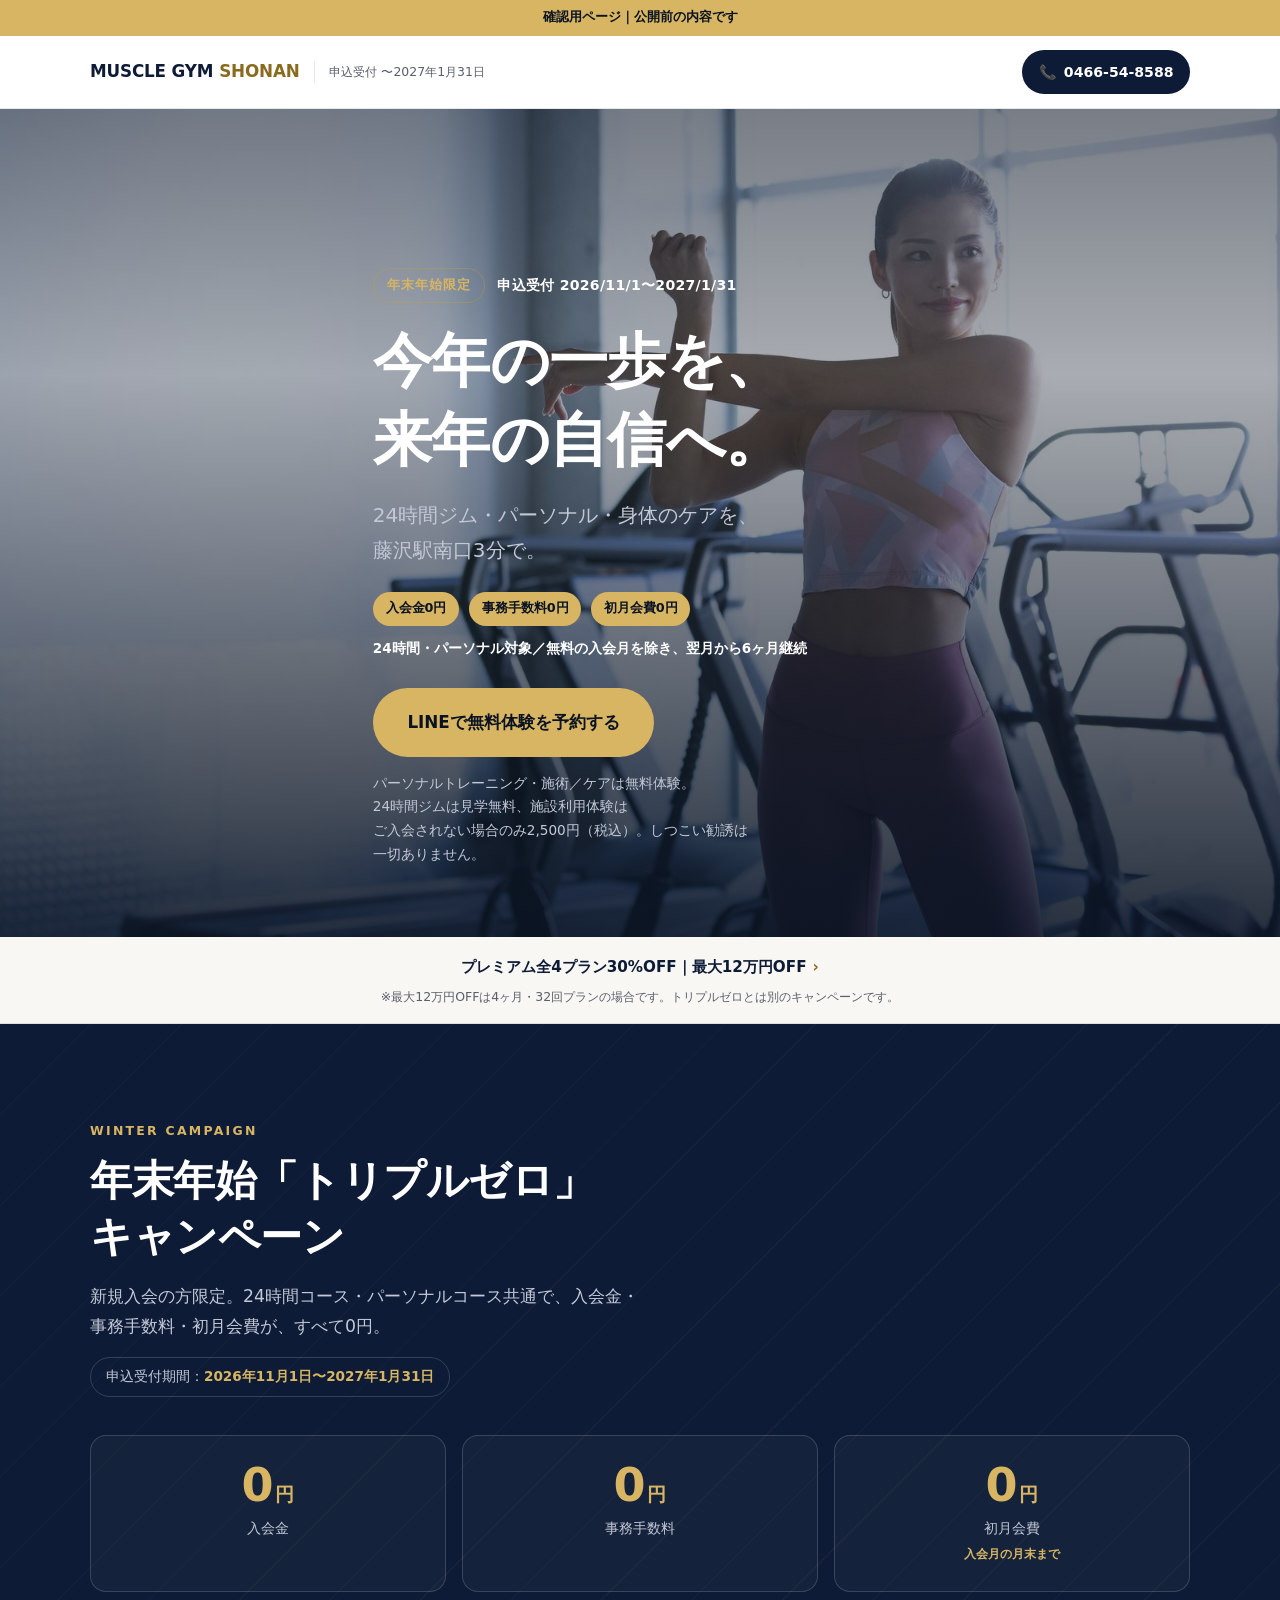
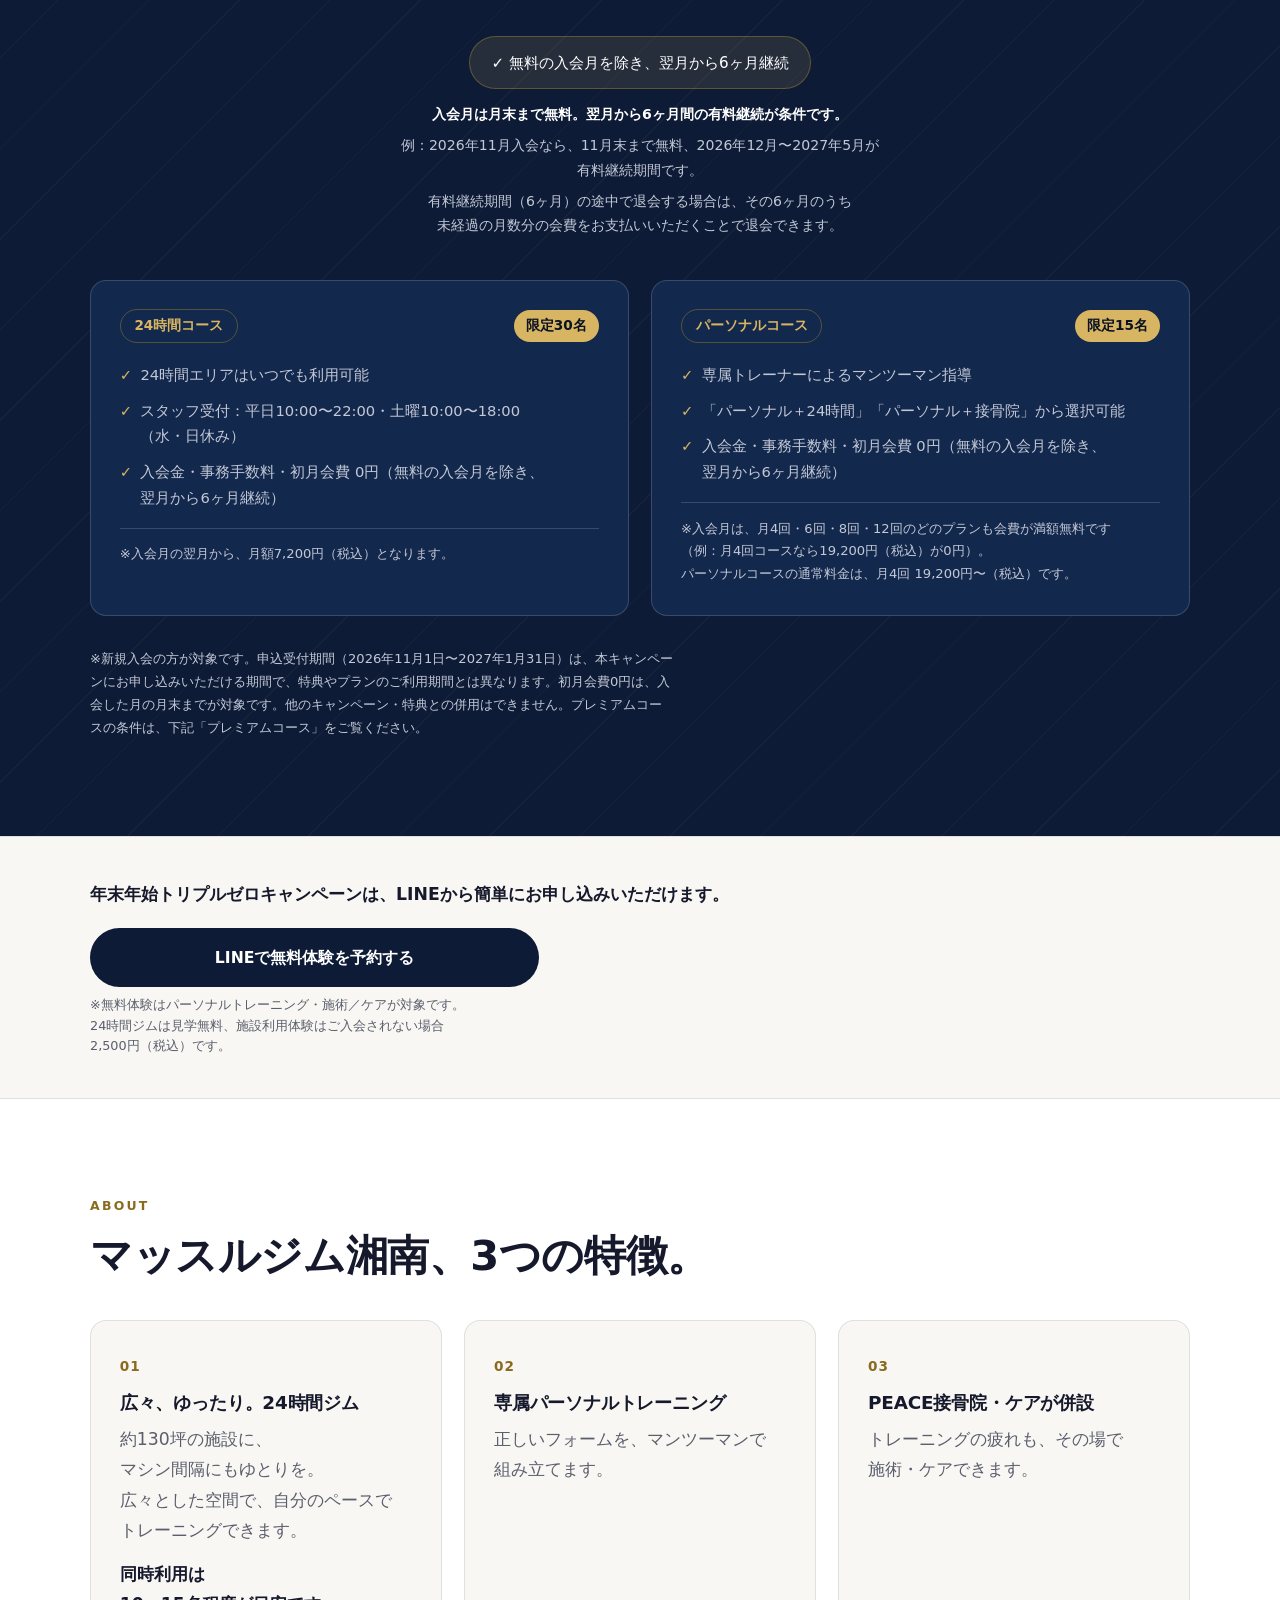
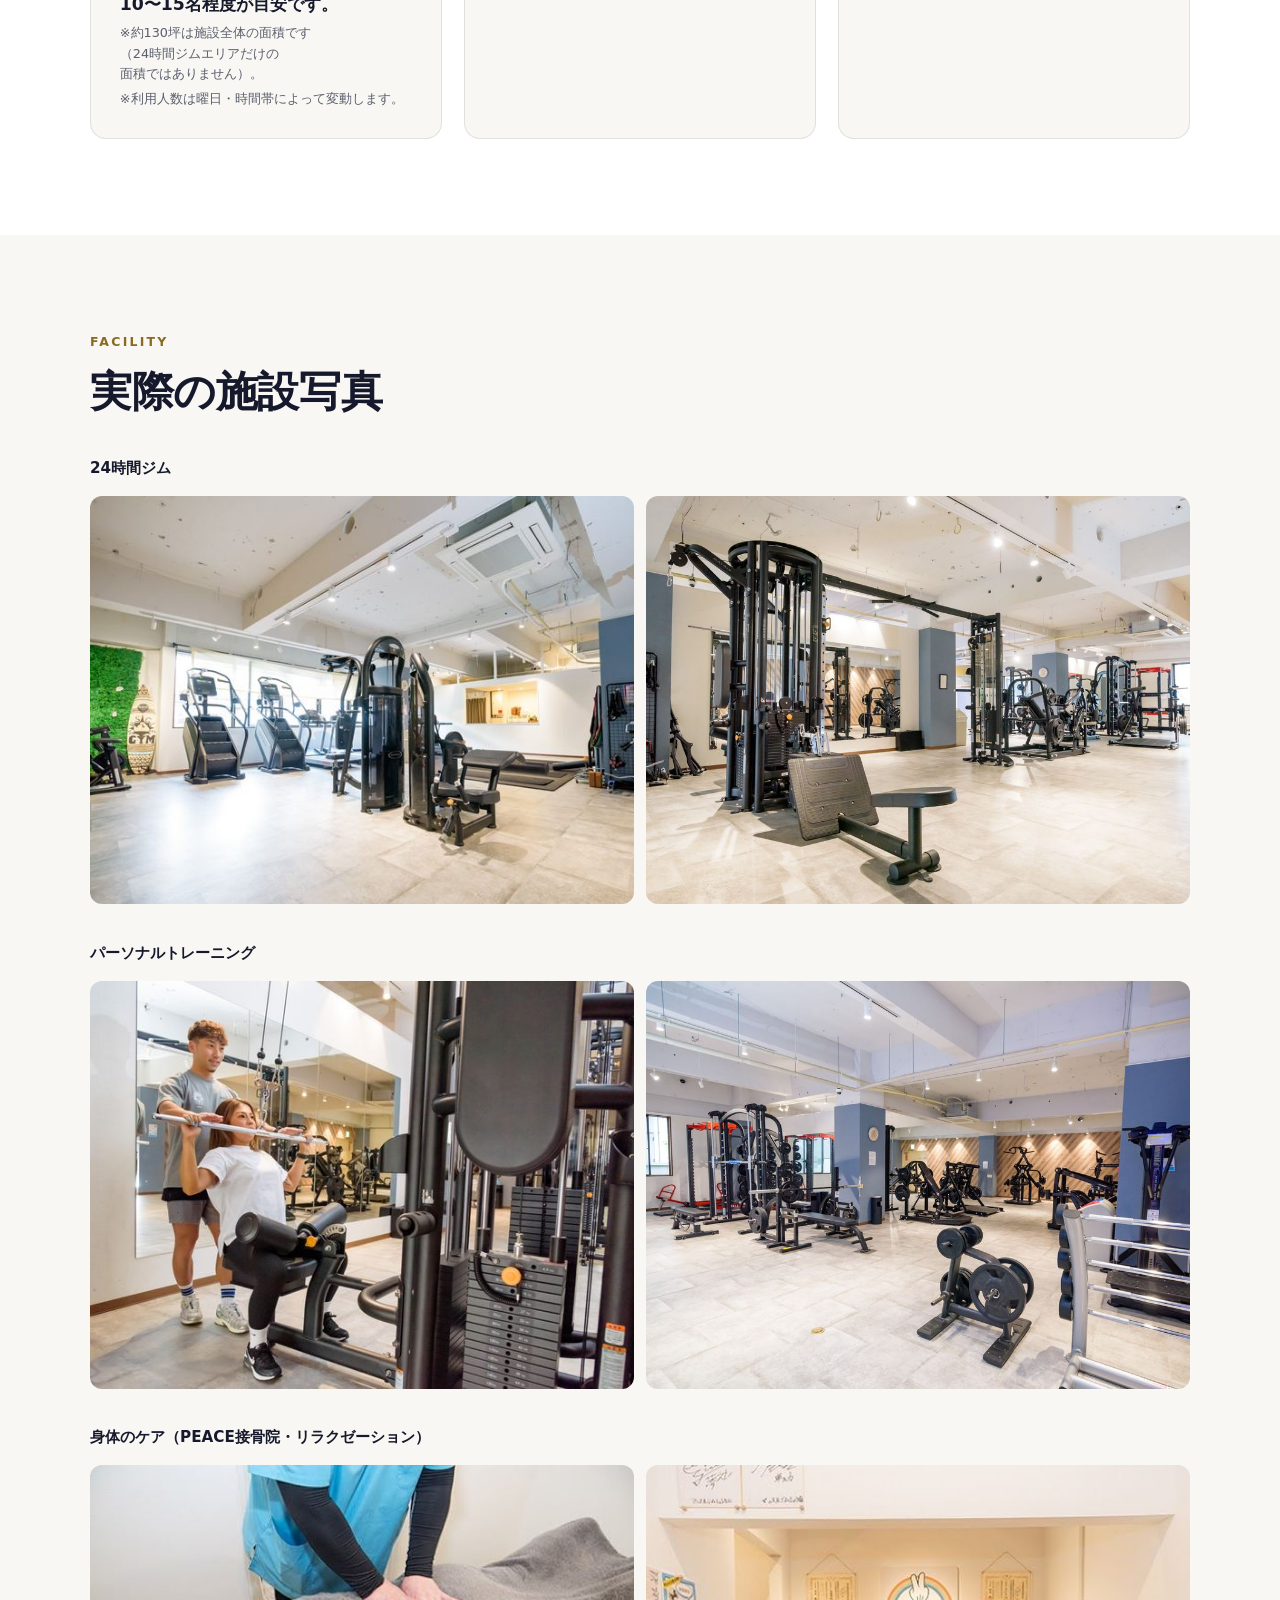
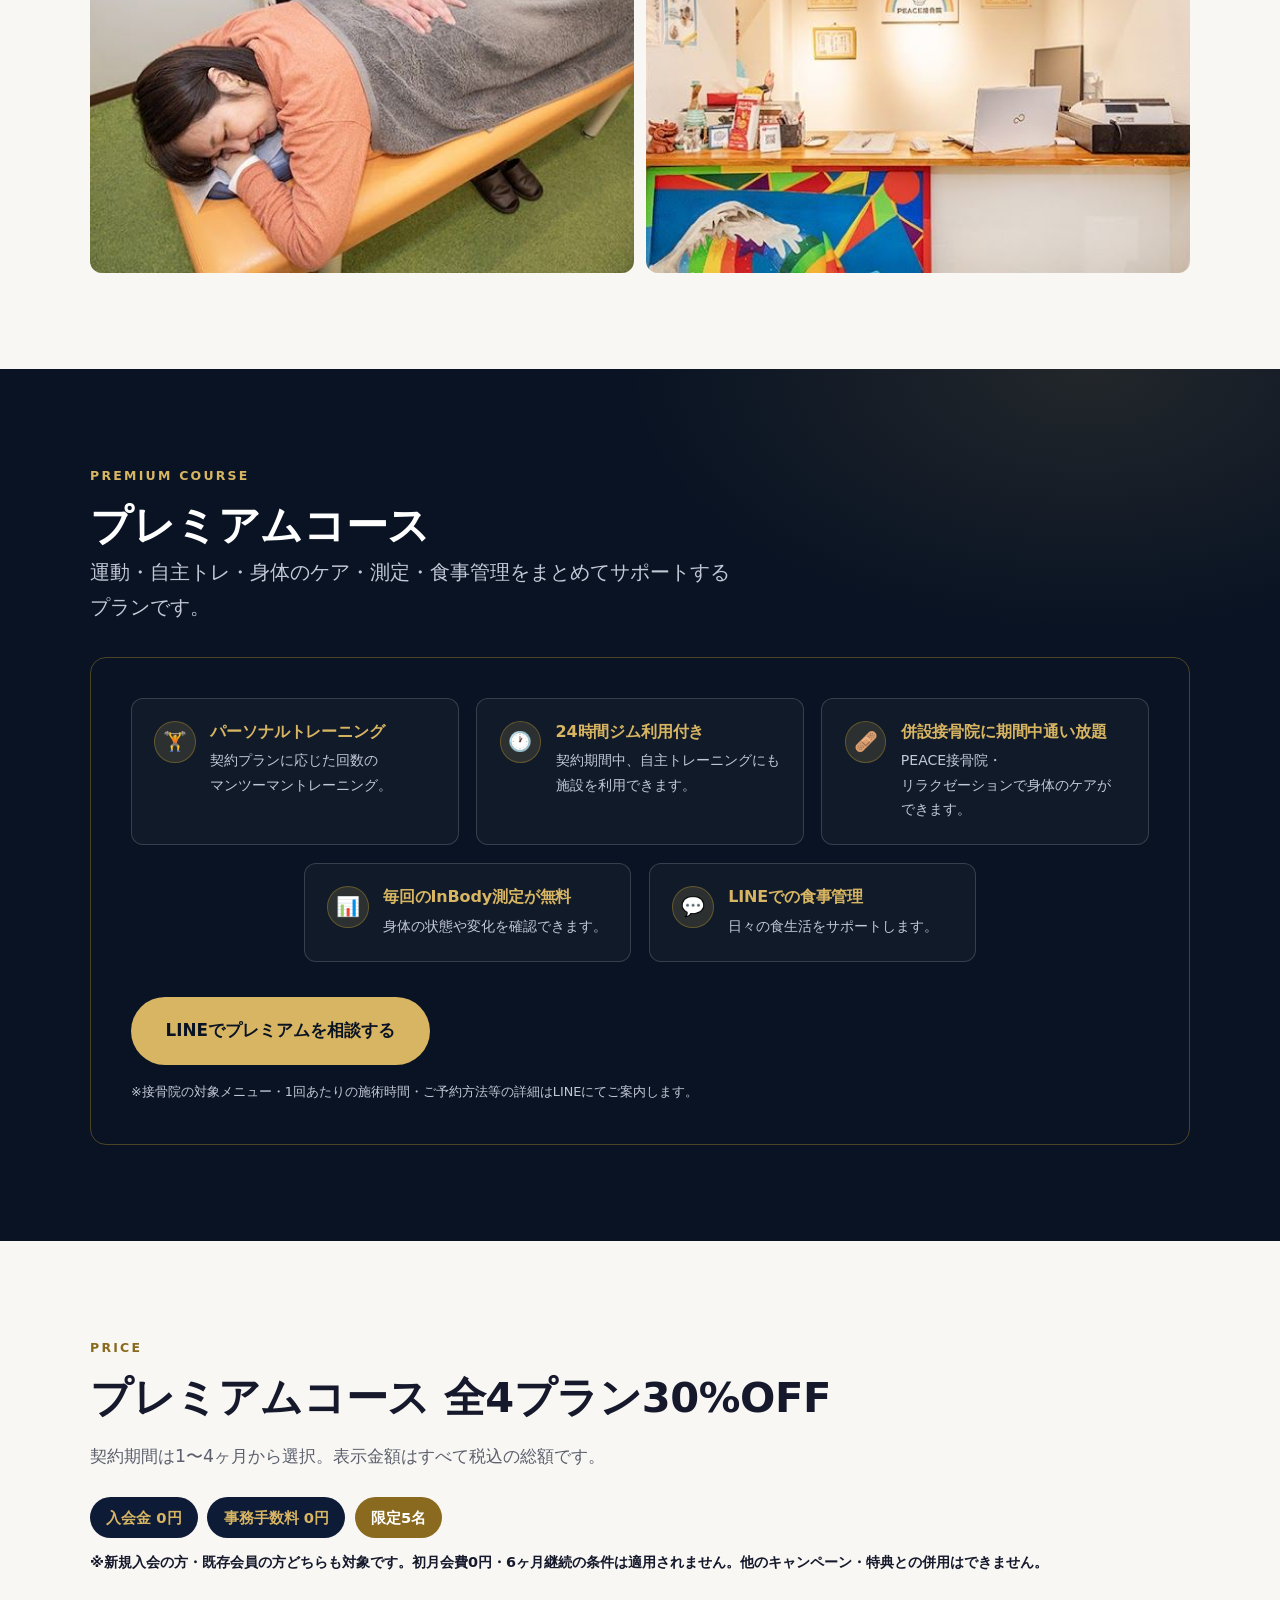
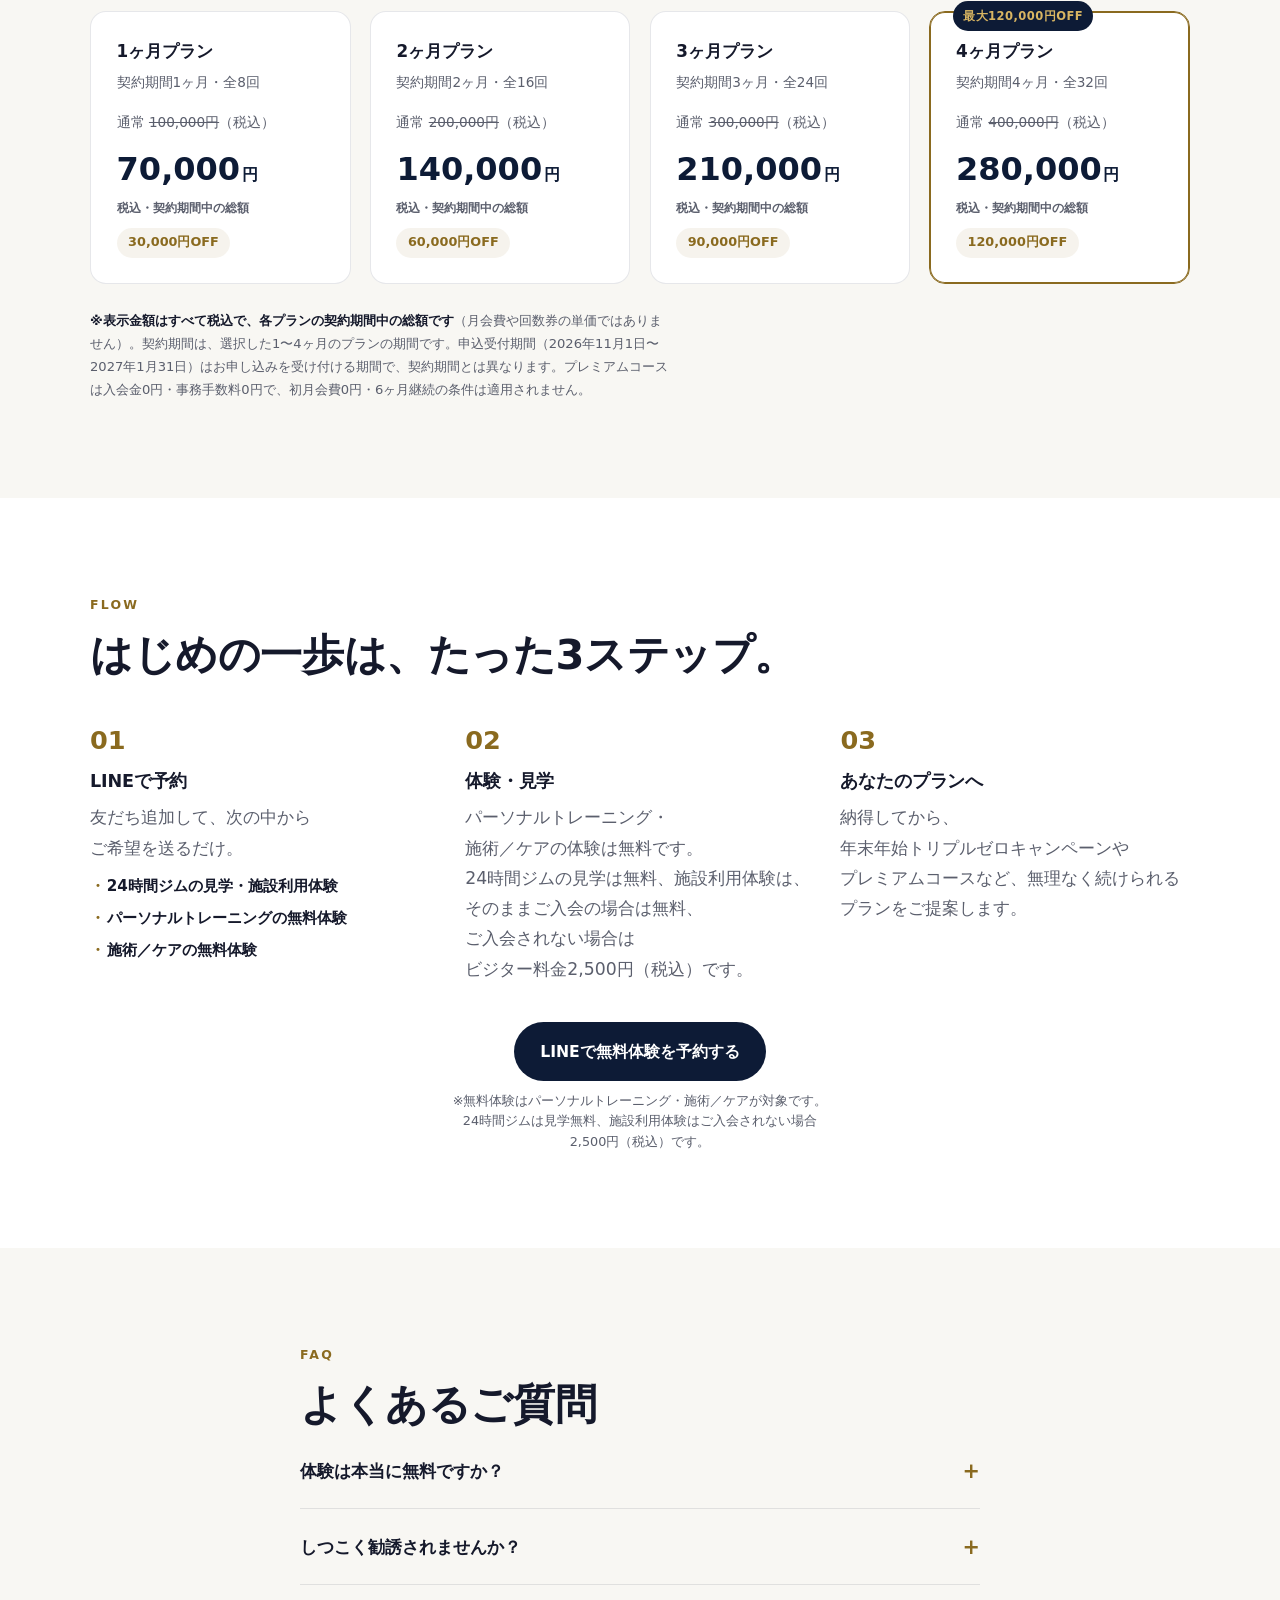
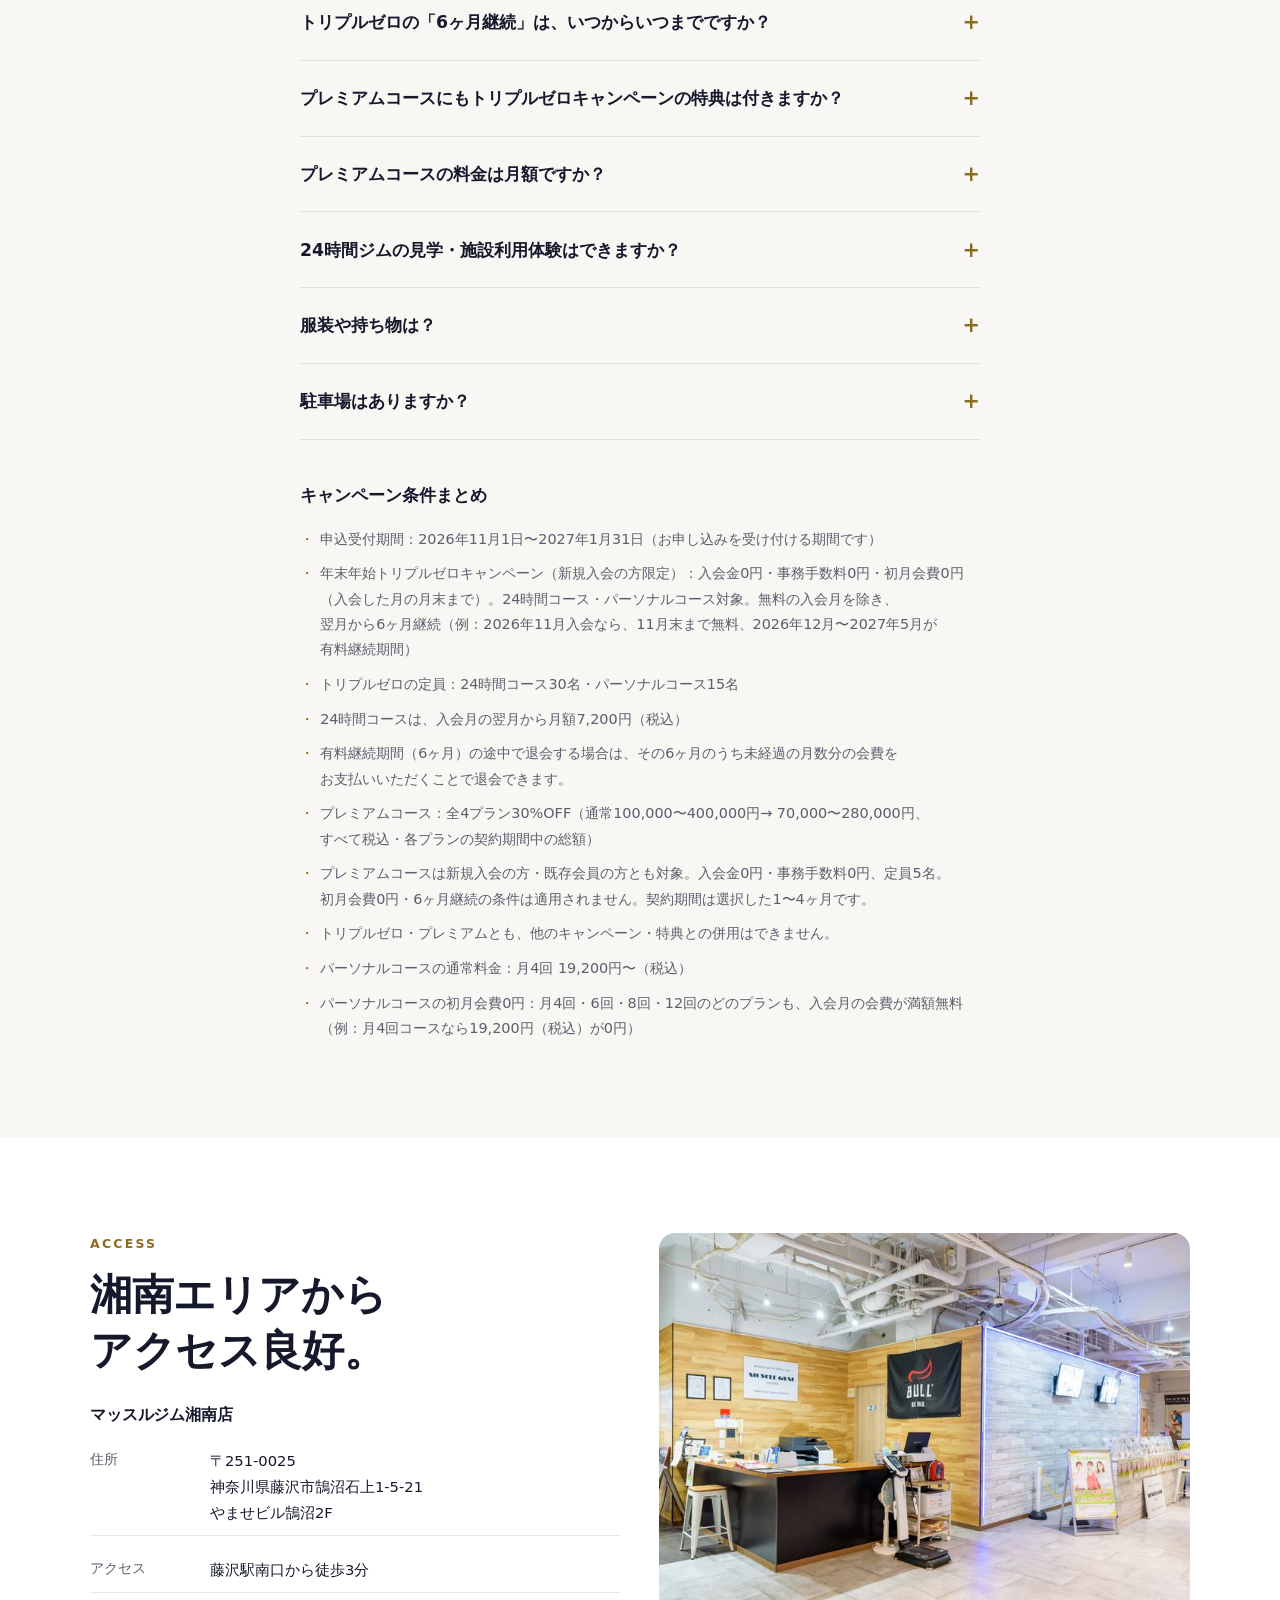
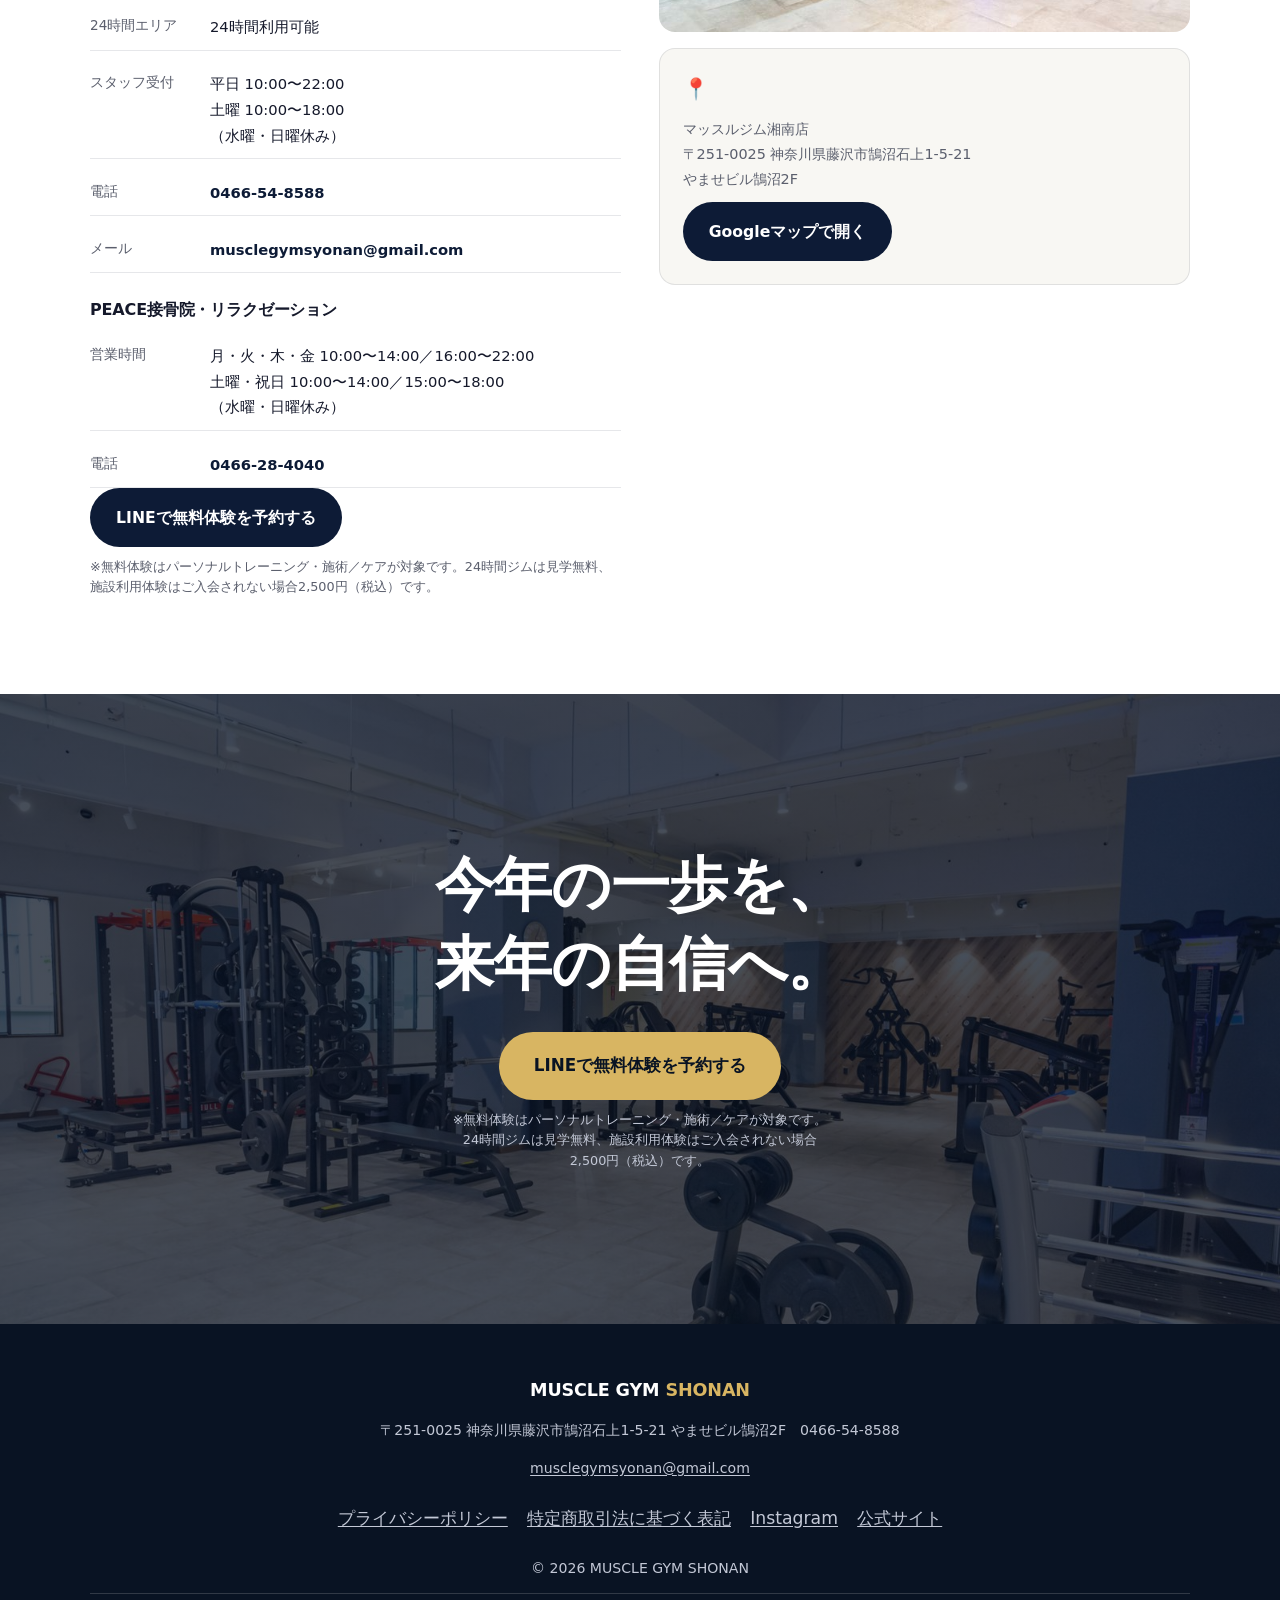
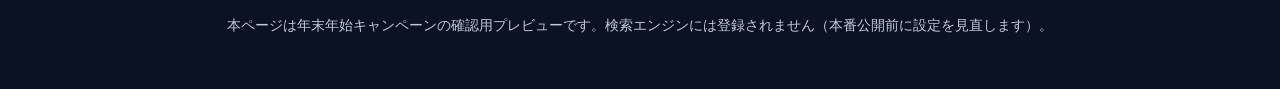
<file: lp/winter/index.html>
<!doctype html>
<html lang="ja">
<head>
<meta charset="UTF-8">
<meta name="viewport" content="width=device-width, initial-scale=1, viewport-fit=cover">
<title>マッスルジム湘南｜年末年始トリプルゼロキャンペーン</title>
<meta name="description" content="入会金0円・事務手数料0円・初月会費0円の年末年始トリプルゼロキャンペーン。24時間ジム・パーソナル・身体のケアが藤沢駅南口3分。パーソナルトレーニング・施術/ケアの無料体験をLINEで受付中。">

<!-- 本ページは確認用プレビューのため検索エンジンには登録しません。
     本番公開時は、実際の公開URLを確認のうえ canonical / og:url / og:image / sitemap.xml
     への追加・robotsの見直しを行ってください（README参照）。 -->
<meta name="robots" content="noindex,nofollow">
<meta name="theme-color" content="#0d1b36">

<meta property="og:type" content="website">
<meta property="og:locale" content="ja_JP">
<meta property="og:site_name" content="マッスルジム湘南">
<meta property="og:title" content="マッスルジム湘南｜年末年始トリプルゼロキャンペーン">
<meta property="og:description" content="入会金0円・事務手数料0円・初月会費0円の年末年始トリプルゼロキャンペーン。24時間ジム・パーソナル・身体のケアが藤沢駅南口3分。">
<meta name="twitter:card" content="summary_large_image">

<link rel="icon" href="./assets/img/favicon.svg" type="image/svg+xml">
<link rel="stylesheet" href="./assets/css/winter-20261027c.css">
<script>document.documentElement.classList.add('js');</script>
</head>
<body>

<a class="skip-link" href="#main">本文へスキップ</a>

<!-- 確認用の表示。本番公開時に削除する（README「本番公開時に行う作業」参照） -->
<p class="preview-banner" role="note">確認用ページ｜公開前の内容です</p>

<!-- ============================================================
     ヘッダー
============================================================= -->
<header class="site-header" data-reveal="fade">
  <div class="wrap site-header__inner">
    <div class="site-header__brand">
      <span class="logo">MUSCLE GYM<em>SHONAN</em></span>
      <span class="site-header__period">申込受付 〜2027年1月31日</span>
    </div>
    <div class="site-header__right">
      <a class="btn btn--sm btn--cta" data-cta="tel_header_winter" href="tel:0466548588">
        <span aria-hidden="true">📞</span> 0466-54-8588
      </a>
    </div>
  </div>
</header>

<main id="main">

  <!-- ============================================================
       1. ファーストビュー
  ============================================================= -->
  <section class="hero" aria-label="メインビジュアル">
    <img
      class="hero__img"
      src="./assets/img/photos/hero-1600.jpg"
      srcset="./assets/img/photos/hero-800.jpg 800w,
              ./assets/img/photos/hero-1200.jpg 1200w,
              ./assets/img/photos/hero-1600.jpg 1600w"
      sizes="100vw"
      width="1600" height="1067"
      alt="明るい店内でストレッチをする女性とジムの設備"
      fetchpriority="high">
    <div class="hero__scrim" aria-hidden="true"></div>

    <div class="hero__content wrap">
      <div class="hero__period">
        <span class="hero__badge">年末年始限定</span>
        <span class="hero__dates">申込受付 2026/11/1〜2027/1/31</span>
      </div>
      <h1 class="hero__title">今年の一歩を、<br>来年の自信へ。</h1>
      <p class="hero__lead"><span class="nw">24時間ジム・</span><span class="nw">パーソナル・</span><span class="nw">身体のケアを、</span><span class="nw">藤沢駅南口3分で。</span></p>

      <div class="hero__chips" role="group" aria-label="年末年始トリプルゼロキャンペーンの概要">
        <span class="hero__chip">入会金0円</span>
        <span class="hero__chip">事務手数料0円</span>
        <span class="hero__chip">初月会費0円</span>
      </div>
      <p class="hero__chips-note"><span class="nw">24時間・パーソナル対象／</span><span class="nw">無料の入会月を除き、</span><span class="nw">翌月から6ヶ月継続</span></p>

      <div class="cta-group">
        <a class="btn btn--lg btn--gold" data-cta="line_hero_winter" href="https://lin.ee/5dk5BNG" target="_blank" rel="noopener">
          LINEで無料体験を予約する
        </a>
      </div>
      <p class="hero__note"><span class="nw">パーソナルトレーニング・</span><span class="nw">施術／ケアは無料体験。</span><span class="nw">24時間ジムは見学無料、</span><span class="nw">施設利用体験は</span><span class="nw">ご入会されない場合のみ</span><span class="nw">2,500円（税込）。</span><span class="nw">しつこい勧誘は</span><span class="nw">一切ありません。</span></p>
    </div>
  </section>

  <!-- プレミアムへの控えめな案内（料金表へ移動） -->
  <div class="premium-teaser">
    <div class="wrap">
      <a class="premium-teaser__link" data-cta="anchor_premium_teaser" href="#premium-pricing"><span class="nw">プレミアム全4プラン30%OFF｜</span><span class="nw">最大12万円OFF<span class="premium-teaser__arrow" aria-hidden="true">›</span></span></a>
      <p class="premium-teaser__note"><span class="nw">※最大12万円OFFは</span><span class="nw">4ヶ月・32回プランの場合です。</span><span class="nw">トリプルゼロとは</span><span class="nw">別のキャンペーンです。</span></p>
    </div>
  </div>

  <!-- ============================================================
       2. 年末年始トリプルゼロキャンペーン（Section A）
  ============================================================= -->
  <section class="triple0" id="triple0" aria-labelledby="triple0-heading">
    <div class="wrap triple0__inner">
      <p class="eyebrow eyebrow--invert">WINTER CAMPAIGN</p>
      <h2 id="triple0-heading" class="section-title section-title--invert"><span class="nw">年末年始</span><span class="nw">「トリプルゼロ」</span><br><span class="nw">キャンペーン</span></h2>
      <p class="section-lead section-lead--invert"><span class="nw">新規入会の方限定。</span><span class="nw">24時間コース・</span><span class="nw">パーソナルコース共通で、</span><span class="nw">入会金・</span><span class="nw">事務手数料・</span><span class="nw">初月会費が、</span><span class="nw">すべて0円。</span></p>
      <p class="triple0__period">申込受付期間：<strong>2026年11月1日〜2027年1月31日</strong></p>

      <div class="triple0__stats">
        <div class="triple0__stat">
          <p class="triple0__stat-num">0<small>円</small></p>
          <p class="triple0__stat-label">入会金</p>
        </div>
        <div class="triple0__stat">
          <p class="triple0__stat-num">0<small>円</small></p>
          <p class="triple0__stat-label">事務手数料</p>
        </div>
        <div class="triple0__stat">
          <p class="triple0__stat-num">0<small>円</small></p>
          <p class="triple0__stat-label">初月会費</p>
          <p class="triple0__stat-sub"><span class="nw">入会月の</span><span class="nw">月末まで</span></p>
        </div>
      </div>

      <div class="triple0__continue-wrap">
        <span class="triple0__continue">✓ <span class="nw">無料の入会月を除き、</span><span class="nw">翌月から6ヶ月継続</span></span>
        <p class="triple0__continue-note triple0__continue-note--strong"><span class="nw">入会月は月末まで無料。</span><span class="nw">翌月から6ヶ月間の</span><span class="nw">有料継続が条件です。</span></p>
        <p class="triple0__continue-note"><span class="nw">例：2026年11月入会なら、</span><span class="nw">11月末まで無料、</span><span class="nw">2026年12月〜2027年5月が</span><span class="nw">有料継続期間です。</span></p>
        <p class="triple0__continue-note"><span class="nw">有料継続期間（6ヶ月）の途中で</span><span class="nw">退会する場合は、</span><span class="nw">その6ヶ月のうち</span><span class="nw">未経過の月数分の会費を</span><span class="nw">お支払いいただくことで</span><span class="nw">退会できます。</span></p>
      </div>

      <div class="triple0__grid">
        <article class="triple0-card">
          <div class="triple0-card__head"><p class="triple0-card__label">24時間コース</p><span class="triple0-card__limit">限定30名</span></div>
          <ul class="triple0-card__list">
            <li>24時間エリアはいつでも利用可能</li>
            <li>スタッフ受付：<span class="nw">平日10:00〜22:00・</span><span class="nw">土曜10:00〜18:00</span><span class="nw">（水・日休み）</span></li>
            <li>入会金・事務手数料・初月会費 0円<span class="nw">（無料の入会月を除き、</span><span class="nw">翌月から6ヶ月継続）</span></li>
          </ul>
          <p class="triple0-card__note">※入会月の翌月から、月額7,200円（税込）となります。</p>
        </article>

        <article class="triple0-card">
          <div class="triple0-card__head"><p class="triple0-card__label">パーソナルコース</p><span class="triple0-card__limit">限定15名</span></div>
          <ul class="triple0-card__list">
            <li><span class="nw">専属トレーナーによる</span><span class="nw">マンツーマン指導</span></li>
            <li>「パーソナル＋24時間」「パーソナル＋接骨院」から選択可能</li>
            <li>入会金・事務手数料・初月会費 0円<span class="nw">（無料の入会月を除き、</span><span class="nw">翌月から6ヶ月継続）</span></li>
          </ul>
          <p class="triple0-card__note"><span class="nw">※入会月は、</span><span class="nw">月4回・6回・8回・12回の</span><span class="nw">どのプランも</span><span class="nw">会費が満額無料です</span><span class="nw">（例：月4回コースなら</span><span class="nw">19,200円（税込）が0円）。</span><br><span class="nw">パーソナルコースの通常料金は、</span><span class="nw">月4回 19,200円〜（税込）です。</span></p>
        </article>
      </div>

      <p class="triple0__disclaimer">※新規入会の方が対象です。申込受付期間（2026年11月1日〜2027年1月31日）は、本キャンペーンにお申し込みいただける期間で、特典やプランのご利用期間とは異なります。初月会費0円は、入会した月の月末までが対象です。他のキャンペーン・特典との併用はできません。プレミアムコースの条件は、下記「プレミアムコース」をご覧ください。</p>
    </div>
  </section>

  <!-- キャンペーン直後のCTA -->
  <section class="cta-strip" data-reveal="fade">
    <div class="wrap cta-strip__inner">
      <p>年末年始トリプルゼロキャンペーンは、LINEから簡単にお申し込みいただけます。</p>
      <div class="cta-strip__action">
        <a class="btn btn--cta" data-cta="line_triple0" href="https://lin.ee/5dk5BNG" target="_blank" rel="noopener">LINEで無料体験を予約する</a>
        <p class="cta-note"><span class="nw">※無料体験は</span><span class="nw">パーソナルトレーニング・</span><span class="nw">施術／ケアが対象です。</span><span class="nw">24時間ジムは見学無料、</span><span class="nw">施設利用体験は</span><span class="nw">ご入会されない場合</span><span class="nw">2,500円（税込）です。</span></p>
      </div>
    </div>
  </section>

  <!-- ============================================================
       3. 24h・パーソナル・身体のケアの3つの特徴
  ============================================================= -->
  <section class="features" data-reveal="up">
    <div class="wrap">
      <p class="eyebrow">ABOUT</p>
      <h2 class="section-title"><span class="nw">マッスルジム湘南、</span><span class="nw">3つの特徴。</span></h2>
    </div>
    <div class="wrap features__grid">
      <div class="feature-card">
        <span class="feature-card__num">01</span>
        <h3><span class="nw">広々、ゆったり。</span><span class="nw">24時間ジム</span></h3>
        <p><span class="nw">約130坪の施設に、</span><span class="nw">マシン間隔にもゆとりを。</span><span class="nw">広々とした空間で、</span><span class="nw">自分のペースで</span><span class="nw">トレーニングできます。</span></p>
        <p class="feature-card__stat"><span class="nw">同時利用は</span><span class="nw">10〜15名程度が目安です。</span></p>
        <p class="feature-card__note"><span class="nw">※約130坪は施設全体の面積です</span><span class="nw">（24時間ジムエリアだけの</span><span class="nw">面積ではありません）。</span></p>
        <p class="feature-card__note"><span class="nw">※利用人数は曜日・</span><span class="nw">時間帯によって変動します。</span></p>
      </div>
      <div class="feature-card">
        <span class="feature-card__num">02</span>
        <h3><span class="nw">専属</span><span class="nw">パーソナルトレーニング</span></h3>
        <p><span class="nw">正しいフォームを、</span><span class="nw">マンツーマンで</span><span class="nw">組み立てます。</span></p>
      </div>
      <div class="feature-card">
        <span class="feature-card__num">03</span>
        <h3><span class="nw">PEACE接骨院・</span><span class="nw">ケアが併設</span></h3>
        <p><span class="nw">トレーニングの疲れも、</span><span class="nw">その場で</span><span class="nw">施術・ケアできます。</span></p>
      </div>
    </div>
  </section>

  <!-- ============================================================
       4. 実際の施設・サービス写真
  ============================================================= -->
  <section class="facility" data-reveal="up">
    <div class="wrap">
      <p class="eyebrow">FACILITY</p>
      <h2 class="section-title">実際の施設写真</h2>

      <div class="facility__clusters">
        <div>
          <p class="facility-cluster__label">24時間ジム</p>
          <div class="facility-cluster__photos">
            <img src="./assets/img/photos/gym24-1000.jpg" srcset="./assets/img/photos/gym24-600.jpg 600w, ./assets/img/photos/gym24-1000.jpg 1000w" sizes="(min-width: 640px) 33vw, 50vw" width="1000" height="750" loading="lazy" decoding="async" alt="トレッドミルやマシンが並ぶ24時間ジムのフロア">
            <img src="./assets/img/photos/gallery-01.jpg" width="900" height="675" loading="lazy" decoding="async" alt="ケーブルマシンとミラーが並ぶトレーニングエリア">
          </div>
        </div>
        <div>
          <p class="facility-cluster__label">パーソナルトレーニング</p>
          <div class="facility-cluster__photos">
            <img src="./assets/img/photos/personal-1000.jpg" srcset="./assets/img/photos/personal-600.jpg 600w, ./assets/img/photos/personal-1000.jpg 1000w" sizes="(min-width: 640px) 33vw, 50vw" width="1000" height="750" loading="lazy" decoding="async" alt="トレーナーが器具の使い方を指導している様子">
            <img src="./assets/img/photos/gallery-02.jpg" width="900" height="675" loading="lazy" decoding="async" alt="パワーラックが設置されたトレーニングエリア">
          </div>
        </div>
        <div>
          <p class="facility-cluster__label">身体のケア（PEACE接骨院・リラクゼーション）</p>
          <div class="facility-cluster__photos">
            <img src="./assets/img/photos/care-600.jpg" width="600" height="400" loading="lazy" decoding="async" alt="施術用ベッドでケアを受けている様子">
            <img src="./assets/img/photos/gallery-09.jpg" width="600" height="400" loading="lazy" decoding="async" alt="併設するPEACE接骨院の受付">
          </div>
        </div>
      </div>
    </div>
  </section>

  <!-- ============================================================
       5. プレミアムコース紹介と5つの付帯サービス（Section B）
  ============================================================= -->
  <section class="premium" id="premium" data-reveal="up" aria-labelledby="premium-heading">
    <div class="wrap premium__inner">
      <p class="eyebrow eyebrow--invert">PREMIUM COURSE</p>
      <h2 id="premium-heading" class="section-title section-title--invert">プレミアムコース</h2>
      <p class="premium__summary"><span class="nw">運動・</span><span class="nw">自主トレ・</span><span class="nw">身体のケア・</span><span class="nw">測定・</span><span class="nw">食事管理を</span><span class="nw">まとめてサポートする</span><span class="nw">プランです。</span></p>

      <div class="premium__frame">
        <div class="premium__services">
          <div class="premium-service">
            <span class="premium-service__icon" aria-hidden="true">🏋️</span>
            <div>
              <h3><span class="nw">パーソナルトレーニング</span></h3>
              <p><span class="nw">契約プランに応じた</span><span class="nw">回数の</span><span class="nw">マンツーマントレーニング。</span></p>
            </div>
          </div>
          <div class="premium-service">
            <span class="premium-service__icon" aria-hidden="true">🕐</span>
            <div>
              <h3><span class="nw">24時間ジム</span><span class="nw">利用付き</span></h3>
              <p><span class="nw">契約期間中、</span><span class="nw">自主トレーニングにも</span><span class="nw">施設を</span><span class="nw">利用できます。</span></p>
            </div>
          </div>
          <div class="premium-service">
            <span class="premium-service__icon" aria-hidden="true">🩹</span>
            <div>
              <h3><span class="nw">併設接骨院に</span><span class="nw">期間中</span><span class="nw">通い放題</span></h3>
              <p><span class="nw">PEACE接骨院・</span><span class="nw">リラクゼーションで</span><span class="nw">身体のケアが</span><span class="nw">できます。</span></p>
            </div>
          </div>
          <div class="premium-service">
            <span class="premium-service__icon" aria-hidden="true">📊</span>
            <div>
              <h3><span class="nw">毎回の</span><span class="nw">InBody測定が</span><span class="nw">無料</span></h3>
              <p><span class="nw">身体の状態や</span><span class="nw">変化を</span><span class="nw">確認できます。</span></p>
            </div>
          </div>
          <div class="premium-service">
            <span class="premium-service__icon" aria-hidden="true">💬</span>
            <div>
              <h3>LINEでの食事管理</h3>
              <p><span class="nw">日々の</span><span class="nw">食生活を</span><span class="nw">サポートします。</span></p>
            </div>
          </div>
        </div>

        <div class="premium__cta">
          <a class="btn btn--lg btn--gold" data-cta="line_premium" href="https://lin.ee/5dk5BNG" target="_blank" rel="noopener">LINEでプレミアムを相談する</a>
        </div>
        <p class="premium__note">※接骨院の対象メニュー・1回あたりの施術時間・ご予約方法等の詳細はLINEにてご案内します。</p>
      </div>
    </div>
  </section>

  <!-- ============================================================
       6. プレミアム30%OFFの4プラン料金比較
  ============================================================= -->
  <section class="premium-pricing" id="premium-pricing" data-reveal="up">
    <div class="wrap">
      <p class="eyebrow">PRICE</p>
      <h2 class="section-title"><span class="nw">プレミアムコース</span> <span class="nw">全4プラン30%OFF</span></h2>
      <p class="section-lead"><span class="nw">契約期間は1〜4ヶ月から選択。</span><span class="nw">表示金額はすべて</span><span class="nw">税込の総額です。</span></p>

      <div class="premium-pricing__perks">
        <span class="premium-pricing__perk">入会金 0円</span>
        <span class="premium-pricing__perk">事務手数料 0円</span>
        <span class="premium-pricing__perk premium-pricing__perk--limit">限定5名</span>
      </div>
      <p class="premium-pricing__exclude"><span class="nw">※新規入会の方・</span><span class="nw">既存会員の方</span><span class="nw">どちらも対象です。</span><span class="nw">初月会費0円・</span><span class="nw">6ヶ月継続の条件は</span><span class="nw">適用されません。</span><span class="nw">他のキャンペーン・</span><span class="nw">特典との併用は</span><span class="nw">できません。</span></p>

      <div class="premium-pricing__grid">
        <article class="premium-plan">
          <p class="premium-plan__name">1ヶ月プラン</p>
          <p class="premium-plan__meta">契約期間1ヶ月・全8回</p>
          <p class="premium-plan__regular">通常 <s>100,000円</s>（税込）</p>
          <p class="premium-plan__price">70,000<small>円</small></p>
          <p class="premium-plan__tax">税込・契約期間中の総額</p>
          <span class="premium-plan__off">30,000円OFF</span>
        </article>
        <article class="premium-plan">
          <p class="premium-plan__name">2ヶ月プラン</p>
          <p class="premium-plan__meta">契約期間2ヶ月・全16回</p>
          <p class="premium-plan__regular">通常 <s>200,000円</s>（税込）</p>
          <p class="premium-plan__price">140,000<small>円</small></p>
          <p class="premium-plan__tax">税込・契約期間中の総額</p>
          <span class="premium-plan__off">60,000円OFF</span>
        </article>
        <article class="premium-plan">
          <p class="premium-plan__name">3ヶ月プラン</p>
          <p class="premium-plan__meta">契約期間3ヶ月・全24回</p>
          <p class="premium-plan__regular">通常 <s>300,000円</s>（税込）</p>
          <p class="premium-plan__price">210,000<small>円</small></p>
          <p class="premium-plan__tax">税込・契約期間中の総額</p>
          <span class="premium-plan__off">90,000円OFF</span>
        </article>
        <article class="premium-plan premium-plan--highlight">
          <span class="premium-plan__badge">最大120,000円OFF</span>
          <p class="premium-plan__name">4ヶ月プラン</p>
          <p class="premium-plan__meta">契約期間4ヶ月・全32回</p>
          <p class="premium-plan__regular">通常 <s>400,000円</s>（税込）</p>
          <p class="premium-plan__price">280,000<small>円</small></p>
          <p class="premium-plan__tax">税込・契約期間中の総額</p>
          <span class="premium-plan__off">120,000円OFF</span>
        </article>
      </div>

      <p class="premium-pricing__note"><strong>※表示金額はすべて税込で、各プランの契約期間中の総額です</strong>（月会費や回数券の単価ではありません）。契約期間は、選択した1〜4ヶ月のプランの期間です。申込受付期間（2026年11月1日〜2027年1月31日）はお申し込みを受け付ける期間で、契約期間とは異なります。プレミアムコースは入会金0円・事務手数料0円で、初月会費0円・6ヶ月継続の条件は適用されません。</p>
    </div>
  </section>

  <!-- ============================================================
       7. 無料体験の流れ
  ============================================================= -->
  <section class="flow" data-reveal="up">
    <div class="wrap">
      <p class="eyebrow">FLOW</p>
      <h2 class="section-title"><span class="nw">はじめの一歩は、</span><span class="nw">たった3ステップ。</span></h2>
    </div>
    <ol class="flow__list wrap">
      <li>
        <span class="flow__num">01</span>
        <h3>LINEで予約</h3>
        <p><span class="nw">友だち追加して、</span><span class="nw">次の中から</span><span class="nw">ご希望を送るだけ。</span></p>
        <ul class="flow__options">
          <li>24時間ジムの見学・施設利用体験</li>
          <li>パーソナルトレーニングの無料体験</li>
          <li>施術／ケアの無料体験</li>
        </ul>
      </li>
      <li>
        <span class="flow__num">02</span>
        <h3>体験・見学</h3>
        <p><span class="nw">パーソナルトレーニング・</span><span class="nw">施術／ケアの体験は</span><span class="nw">無料です。</span><span class="nw">24時間ジムの見学は無料、</span><span class="nw">施設利用体験は、</span><span class="nw">そのままご入会の場合は無料、</span><span class="nw">ご入会されない場合は</span><span class="nw">ビジター料金2,500円（税込）です。</span></p>
      </li>
      <li>
        <span class="flow__num">03</span>
        <h3>あなたのプランへ</h3>
        <p><span class="nw">納得してから、</span><span class="nw">年末年始トリプルゼロキャンペーンや</span><span class="nw">プレミアムコースなど、</span><span class="nw">無理なく続けられる</span><span class="nw">プランをご提案します。</span></p>
      </li>
    </ol>
    <div class="wrap flow__cta">
      <a class="btn btn--cta" data-cta="line_flow_winter" href="https://lin.ee/5dk5BNG" target="_blank" rel="noopener">LINEで無料体験を予約する</a>
      <p class="cta-note"><span class="nw">※無料体験は</span><span class="nw">パーソナルトレーニング・</span><span class="nw">施術／ケアが対象です。</span><span class="nw">24時間ジムは見学無料、</span><span class="nw">施設利用体験は</span><span class="nw">ご入会されない場合</span><span class="nw">2,500円（税込）です。</span></p>
    </div>
  </section>

  <!-- ============================================================
       8. FAQ・キャンペーン条件
  ============================================================= -->
  <section class="faq" data-reveal="up">
    <div class="wrap wrap--narrow">
      <p class="eyebrow">FAQ</p>
      <h2 class="section-title">よくあるご質問</h2>

      <details class="faq__item">
        <summary>体験は本当に無料ですか？</summary>
        <p><span class="nw">はい、パーソナルトレーニング・</span><span class="nw">施術／ケアのいずれも</span><span class="nw">無料で体験いただけます。</span><span class="nw">追加費用は一切かかりません。</span><span class="nw">24時間ジムの体験については、</span><span class="nw">下の「24時間ジムの</span><span class="nw">見学・施設利用体験は</span><span class="nw">できますか？」を</span><span class="nw">ご覧ください。</span></p>
      </details>
      <details class="faq__item">
        <summary>しつこく勧誘されませんか？</summary>
        <p>いたしません。体験後に無理な入会案内は行わず、ご希望の方にのみプランをご案内しています。</p>
      </details>
      <details class="faq__item">
        <summary>トリプルゼロの「6ヶ月継続」は、いつからいつまでですか？</summary>
        <p><span class="nw">入会月は月末まで無料。</span><span class="nw">翌月から6ヶ月間の</span><span class="nw">有料継続が条件です。</span><span class="nw">例：2026年11月入会なら、</span><span class="nw">11月末まで無料、</span><span class="nw">2026年12月〜2027年5月が</span><span class="nw">有料継続期間です。</span><span class="nw">有料継続期間（6ヶ月）の途中で</span><span class="nw">退会する場合は、</span><span class="nw">その6ヶ月のうち</span><span class="nw">未経過の月数分の会費を</span><span class="nw">お支払いいただくことで</span><span class="nw">退会できます。</span></p>
      </details>
      <details class="faq__item">
        <summary>プレミアムコースにもトリプルゼロキャンペーンの特典は付きますか？</summary>
        <p><span class="nw">プレミアムコースは、</span><span class="nw">新規入会の方・</span><span class="nw">既存会員の方</span><span class="nw">どちらも対象で、</span><span class="nw">入会金0円・</span><span class="nw">事務手数料0円が</span><span class="nw">適用されます。</span><span class="nw">初月会費0円と</span><span class="nw">6ヶ月継続の条件は</span><span class="nw">適用されません。</span><span class="nw">契約期間は、</span><span class="nw">選択した1〜4ヶ月の</span><span class="nw">プランの期間です。</span></p>
      </details>
      <details class="faq__item">
        <summary>プレミアムコースの料金は月額ですか？</summary>
        <p>いいえ、各プランの契約期間中の総額（税込）です。例えば4ヶ月・全32回のプランは、通常400,000円（税込）が30%OFFの280,000円（税込）になります。</p>
      </details>
      <details class="faq__item">
        <summary>24時間ジムの見学・施設利用体験はできますか？</summary>
        <p><span class="nw">はい、どちらも受け付けています。</span><span class="nw">見学は無料です。</span><span class="nw">施設利用体験は、</span><span class="nw">そのままご入会の場合は無料、</span><span class="nw">ご入会されない場合は</span><span class="nw">ビジター料金2,500円（税込）を</span><span class="nw">いただいています。</span><span class="nw">LINEで「24時間ジムの見学希望」</span><span class="nw">または「施設利用体験希望」と</span><span class="nw">お送りください。</span></p>
      </details>
      <details class="faq__item">
        <summary>服装や持ち物は？</summary>
        <p>トレーニング体験は動きやすい服装でお越しください。施術・ケアのみをご希望の場合は、普段のお洋服で構いません。</p>
      </details>
      <details class="faq__item">
        <summary>駐車場はありますか？</summary>
        <p>近隣の駐車場情報は、ご予約時にスタッフよりご案内いたします。</p>
      </details>

      <div class="conditions">
        <p class="conditions__title">キャンペーン条件まとめ</p>
        <ul class="conditions__list">
          <li><span class="nw">申込受付期間：</span><span class="nw">2026年11月1日〜2027年1月31日</span><span class="nw">（お申し込みを受け付ける期間です）</span></li>
          <li><span class="nw">年末年始トリプルゼロキャンペーン</span><span class="nw">（新規入会の方限定）：</span><span class="nw">入会金0円・</span><span class="nw">事務手数料0円・</span><span class="nw">初月会費0円</span><span class="nw">（入会した月の月末まで）。</span><span class="nw">24時間コース・</span><span class="nw">パーソナルコース対象。</span><span class="nw">無料の入会月を除き、</span><span class="nw">翌月から6ヶ月継続</span><span class="nw">（例：2026年11月入会なら、</span><span class="nw">11月末まで無料、</span><span class="nw">2026年12月〜2027年5月が</span><span class="nw">有料継続期間）</span></li>
          <li><span class="nw">トリプルゼロの定員：</span><span class="nw">24時間コース30名・</span><span class="nw">パーソナルコース15名</span></li>
          <li><span class="nw">24時間コースは、</span><span class="nw">入会月の翌月から</span><span class="nw">月額7,200円（税込）</span></li>
          <li><span class="nw">有料継続期間（6ヶ月）の途中で</span><span class="nw">退会する場合は、</span><span class="nw">その6ヶ月のうち</span><span class="nw">未経過の月数分の会費を</span><span class="nw">お支払いいただくことで</span><span class="nw">退会できます。</span></li>
          <li><span class="nw">プレミアムコース：</span><span class="nw">全4プラン30%OFF</span><span class="nw">（通常100,000〜400,000円</span><span class="nw"> → 70,000〜280,000円、</span><span class="nw">すべて税込・</span><span class="nw">各プランの契約期間中の総額）</span></li>
          <li><span class="nw">プレミアムコースは</span><span class="nw">新規入会の方・</span><span class="nw">既存会員の方とも対象。</span><span class="nw">入会金0円・</span><span class="nw">事務手数料0円、</span><span class="nw">定員5名。</span><span class="nw">初月会費0円・</span><span class="nw">6ヶ月継続の条件は</span><span class="nw">適用されません。</span><span class="nw">契約期間は</span><span class="nw">選択した1〜4ヶ月です。</span></li>
          <li><span class="nw">トリプルゼロ・プレミアムとも、</span><span class="nw">他のキャンペーン・</span><span class="nw">特典との併用は</span><span class="nw">できません。</span></li>
          <li><span class="nw">パーソナルコースの通常料金：</span><span class="nw">月4回 19,200円〜（税込）</span></li>
          <li><span class="nw">パーソナルコースの初月会費0円：</span><span class="nw">月4回・6回・8回・12回の</span><span class="nw">どのプランも、</span><span class="nw">入会月の会費が満額無料</span><span class="nw">（例：月4回コースなら</span><span class="nw">19,200円（税込）が0円）</span></li>
        </ul>
      </div>
    </div>
  </section>

  <!-- ============================================================
       9. アクセス
  ============================================================= -->
  <section class="access" data-reveal="up">
    <div class="wrap access__grid">
      <div>
        <p class="eyebrow">ACCESS</p>
        <h2 class="section-title"><span class="nw">湘南エリアから</span><br><span class="nw">アクセス良好。</span></h2>

        <div class="access__block">
          <h3 class="access__block-title">マッスルジム湘南店</h3>
          <dl class="access__list">
            <div><dt>住所</dt><dd>〒251-0025<br>神奈川県藤沢市鵠沼石上1-5-21<br>やませビル鵠沼2F</dd></div>
            <div><dt>アクセス</dt><dd>藤沢駅南口から徒歩3分</dd></div>
            <div><dt>24時間エリア</dt><dd>24時間利用可能</dd></div>
            <div><dt>スタッフ受付</dt><dd>平日 10:00〜22:00<br>土曜 10:00〜18:00<br>（水曜・日曜休み）</dd></div>
            <div><dt>電話</dt><dd><a data-cta="tel_access_winter" href="tel:0466548588">0466-54-8588</a></dd></div>
            <div><dt>メール</dt><dd><a data-cta="mail_access_winter" href="mailto:musclegymsyonan@gmail.com">musclegymsyonan@<wbr>gmail.com</a></dd></div>
          </dl>
        </div>

        <div class="access__block">
          <h3 class="access__block-title">PEACE接骨院・リラクゼーション</h3>
          <dl class="access__list">
            <div><dt>営業時間</dt><dd>月・火・木・金 10:00〜14:00／16:00〜22:00<br>土曜・祝日 10:00〜14:00／15:00〜18:00<br>（水曜・日曜休み）</dd></div>
            <div><dt>電話</dt><dd><a data-cta="tel_access_peace_winter" href="tel:0466284040">0466-28-4040</a></dd></div>
          </dl>
        </div>

        <a class="btn btn--cta" data-cta="line_access_winter" href="https://lin.ee/5dk5BNG" target="_blank" rel="noopener">LINEで無料体験を予約する</a>
        <p class="cta-note"><span class="nw">※無料体験は</span><span class="nw">パーソナルトレーニング・</span><span class="nw">施術／ケアが対象です。</span><span class="nw">24時間ジムは見学無料、</span><span class="nw">施設利用体験は</span><span class="nw">ご入会されない場合</span><span class="nw">2,500円（税込）です。</span></p>
      </div>
      <div class="access__media">
        <img src="./assets/img/photos/access-1000.jpg"
             srcset="./assets/img/photos/access-700.jpg 700w,
                     ./assets/img/photos/access-1000.jpg 1000w"
             sizes="(min-width: 900px) 50vw, 100vw"
             width="1000" height="750" loading="lazy" decoding="async"
             alt="受付カウンターとジムのロゴサイン">
        <div class="access__map-card">
          <span class="access__map-icon" aria-hidden="true">📍</span>
          <p class="access__map-text">マッスルジム湘南店<br>〒251-0025 神奈川県藤沢市鵠沼石上1-5-21<br>やませビル鵠沼2F</p>
          <a class="btn btn--cta" data-cta="map_access_winter" href="https://maps.app.goo.gl/jGoT6titYX6oD2bq7" target="_blank" rel="noopener">Googleマップで開く</a>
        </div>
      </div>
    </div>
  </section>

  <!-- ============================================================
       10. 最終CTA
  ============================================================= -->
  <section class="closing" aria-label="無料体験へのご予約">
    <img
      class="closing__img"
      src="./assets/img/photos/closing-1600.jpg"
      srcset="./assets/img/photos/closing-800.jpg 800w,
              ./assets/img/photos/closing-1600.jpg 1600w"
      sizes="100vw" width="1600" height="1200" loading="lazy" decoding="async"
      alt="赤いパワーラックが設置されたトレーニングエリア">
    <div class="closing__scrim" aria-hidden="true"></div>
    <div class="closing__content wrap">
      <h2>今年の一歩を、<br>来年の自信へ。</h2>
      <div class="cta-group">
        <a class="btn btn--lg btn--gold" data-cta="line_closing_winter" href="https://lin.ee/5dk5BNG" target="_blank" rel="noopener">LINEで無料体験を予約する</a>
      </div>
      <p class="cta-note cta-note--invert"><span class="nw">※無料体験は</span><span class="nw">パーソナルトレーニング・</span><span class="nw">施術／ケアが対象です。</span><span class="nw">24時間ジムは見学無料、</span><span class="nw">施設利用体験は</span><span class="nw">ご入会されない場合</span><span class="nw">2,500円（税込）です。</span></p>
    </div>
  </section>

</main>

<!-- ============================================================
     フッター
============================================================= -->
<footer class="site-footer">
  <div class="wrap site-footer__inner">
    <span class="logo logo--footer">MUSCLE GYM<em>SHONAN</em></span>
    <p>〒251-0025 神奈川県藤沢市鵠沼石上1-5-21 やませビル鵠沼2F　0466-54-8588</p>
    <p><a href="mailto:musclegymsyonan@gmail.com">musclegymsyonan@<wbr>gmail.com</a></p>
    <nav class="site-footer__links" aria-label="フッターリンク">
      <a href="https://taku12ygk.github.io/-muscle-gym-shonan-lp/privacy.html" target="_blank" rel="noopener">プライバシーポリシー</a>
      <a href="https://taku12ygk.github.io/-muscle-gym-shonan-lp/tokushoho.html" target="_blank" rel="noopener">特定商取引法に基づく表記</a>
      <a href="https://www.instagram.com/musclegym_shonan/" target="_blank" rel="noopener">Instagram</a>
      <a href="https://musclegym-shonan.jp/" target="_blank" rel="noopener">公式サイト</a>
    </nav>
    <p class="site-footer__copy">&copy; <span id="year"></span> MUSCLE GYM SHONAN</p>
    <p class="site-footer__preview-note">本ページは年末年始キャンペーンの確認用プレビューです。検索エンジンには登録されません（本番公開前に設定を見直します）。</p>
  </div>
</footer>

<!-- ============================================================
     モバイル固定CTAバー（スクロール後に出現）
============================================================= -->
<div class="sticky-cta" id="stickyCta" hidden>
  <a class="btn btn--gold" data-cta="line_sticky_winter" href="https://lin.ee/5dk5BNG" target="_blank" rel="noopener"><span class="btn__label"><span class="nw">LINEで</span><span class="nw">見学・体験を予約</span></span></a>
  <a class="btn btn--ghost btn--ghost--invert" data-cta="tel_sticky_winter" href="tel:0466548588">電話で相談</a>
</div>

<script src="./assets/js/winter-20261026.js" defer></script>

</body>
</html>
</file>
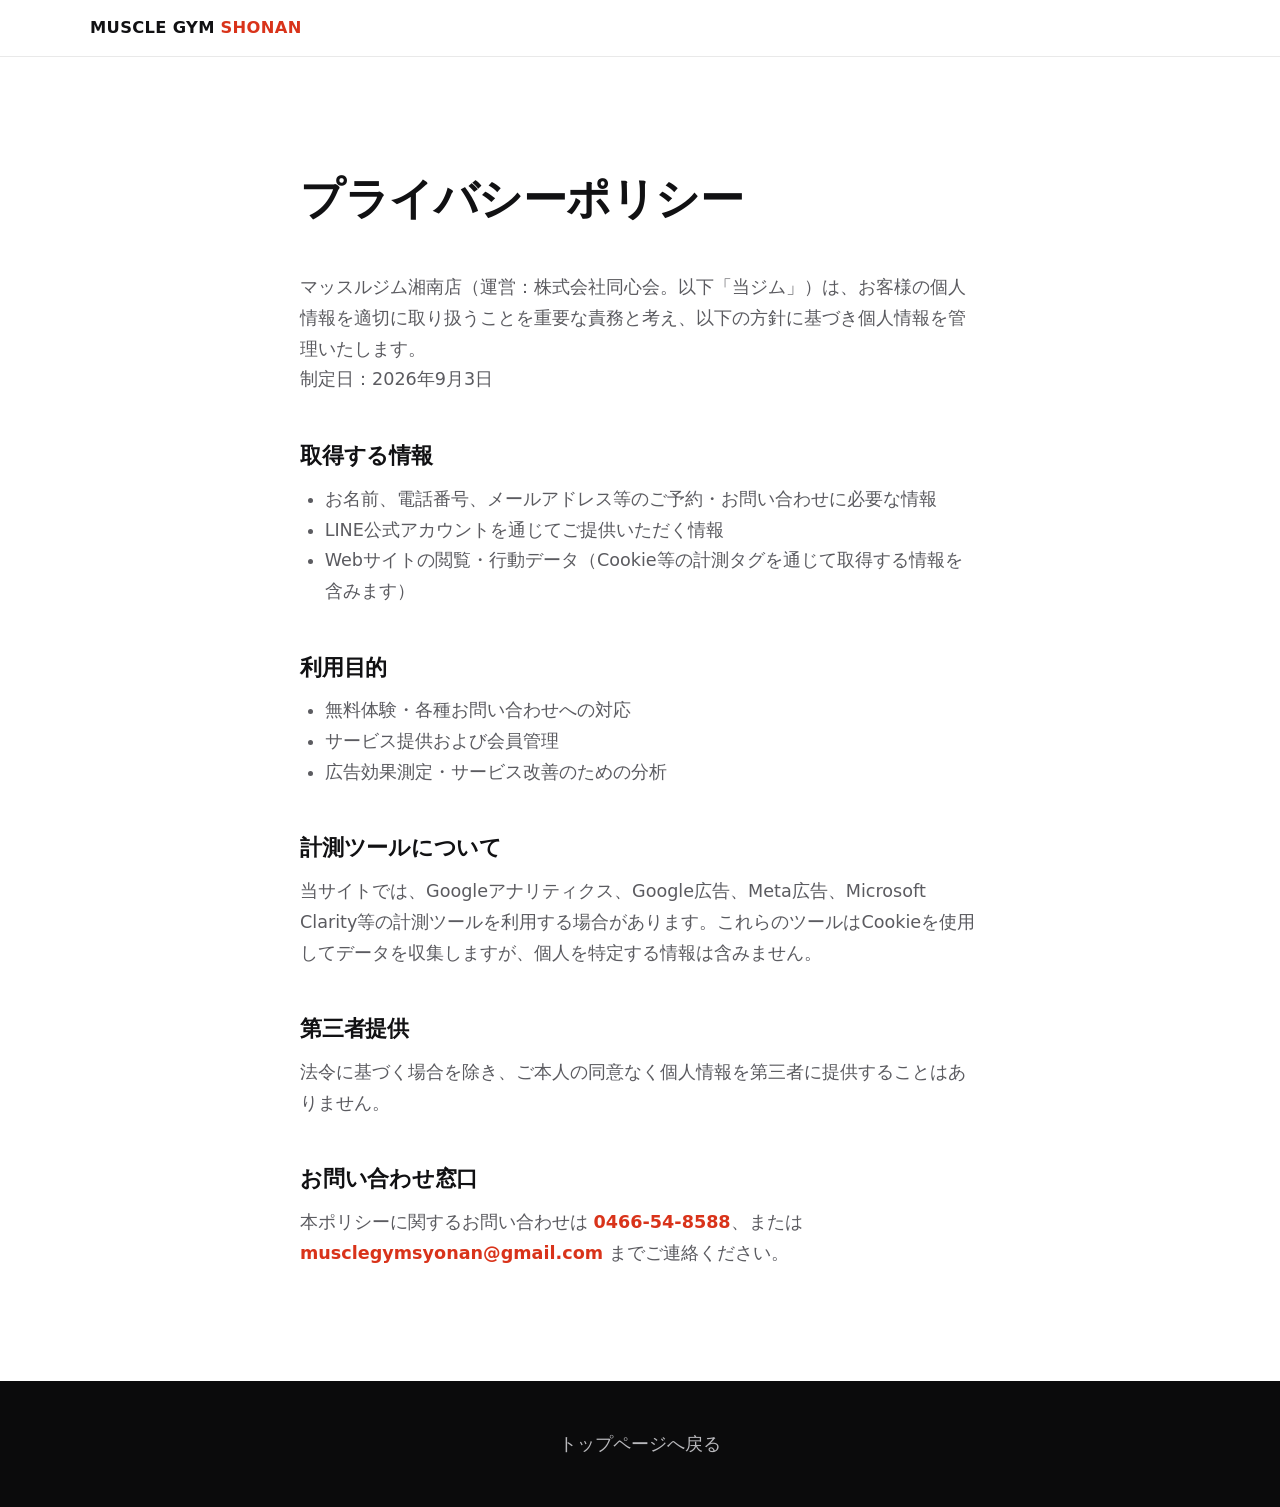
<file: privacy.html>
<!doctype html>
<html lang="ja">
<head>
<meta charset="UTF-8">
<meta name="viewport" content="width=device-width, initial-scale=1">
<title>プライバシーポリシー｜マッスルジム湘南</title>
<meta name="robots" content="noindex,follow">
<link rel="icon" href="./assets/img/favicon.svg" type="image/svg+xml">
<link rel="stylesheet" href="./assets/css/style-20260904.css">
<style>
  .legal { max-width: 760px; margin: 0 auto; padding: var(--section-y) var(--wrap-x); }
  .legal h1 { font-size: var(--fs-h2); margin-bottom: 1em; }
  .legal h2 { font-size: var(--fs-h3); margin-top: 2em; margin-bottom: 0.6em; }
  .legal p, .legal li { color: var(--muted); }
  .legal ul { padding-left: 1.4em; list-style: disc; }
  .legal a { color: var(--cta); font-weight: 700; }
</style>
</head>
<body>
<a class="skip-link" href="#main">本文へスキップ</a>
<header class="site-header">
  <div class="wrap site-header__inner">
    <a class="logo" href="./index.html">MUSCLE GYM<em>SHONAN</em></a>
  </div>
</header>
<main id="main" class="legal">
  <h1>プライバシーポリシー</h1>
  <p>マッスルジム湘南店（運営：株式会社同心会。以下「当ジム」）は、お客様の個人情報を適切に取り扱うことを重要な責務と考え、以下の方針に基づき個人情報を管理いたします。</p>
  <p>制定日：2026年9月3日</p>

  <h2>取得する情報</h2>
  <ul>
    <li>お名前、電話番号、メールアドレス等のご予約・お問い合わせに必要な情報</li>
    <li>LINE公式アカウントを通じてご提供いただく情報</li>
    <li>Webサイトの閲覧・行動データ（Cookie等の計測タグを通じて取得する情報を含みます）</li>
  </ul>

  <h2>利用目的</h2>
  <ul>
    <li>無料体験・各種お問い合わせへの対応</li>
    <li>サービス提供および会員管理</li>
    <li>広告効果測定・サービス改善のための分析</li>
  </ul>

  <h2>計測ツールについて</h2>
  <p>当サイトでは、Googleアナリティクス、Google広告、Meta広告、Microsoft Clarity等の計測ツールを利用する場合があります。これらのツールはCookieを使用してデータを収集しますが、個人を特定する情報は含みません。</p>

  <h2>第三者提供</h2>
  <p>法令に基づく場合を除き、ご本人の同意なく個人情報を第三者に提供することはありません。</p>

  <h2>お問い合わせ窓口</h2>
  <p>本ポリシーに関するお問い合わせは <a href="tel:0466548588">0466-54-8588</a>、または <a href="mailto:musclegymsyonan@gmail.com">musclegymsyonan@<wbr>gmail.com</a> までご連絡ください。</p>
</main>
<footer class="site-footer">
  <div class="wrap site-footer__inner">
    <p><a href="./index.html">トップページへ戻る</a></p>
  </div>
</footer>
</body>
</html>
</file>
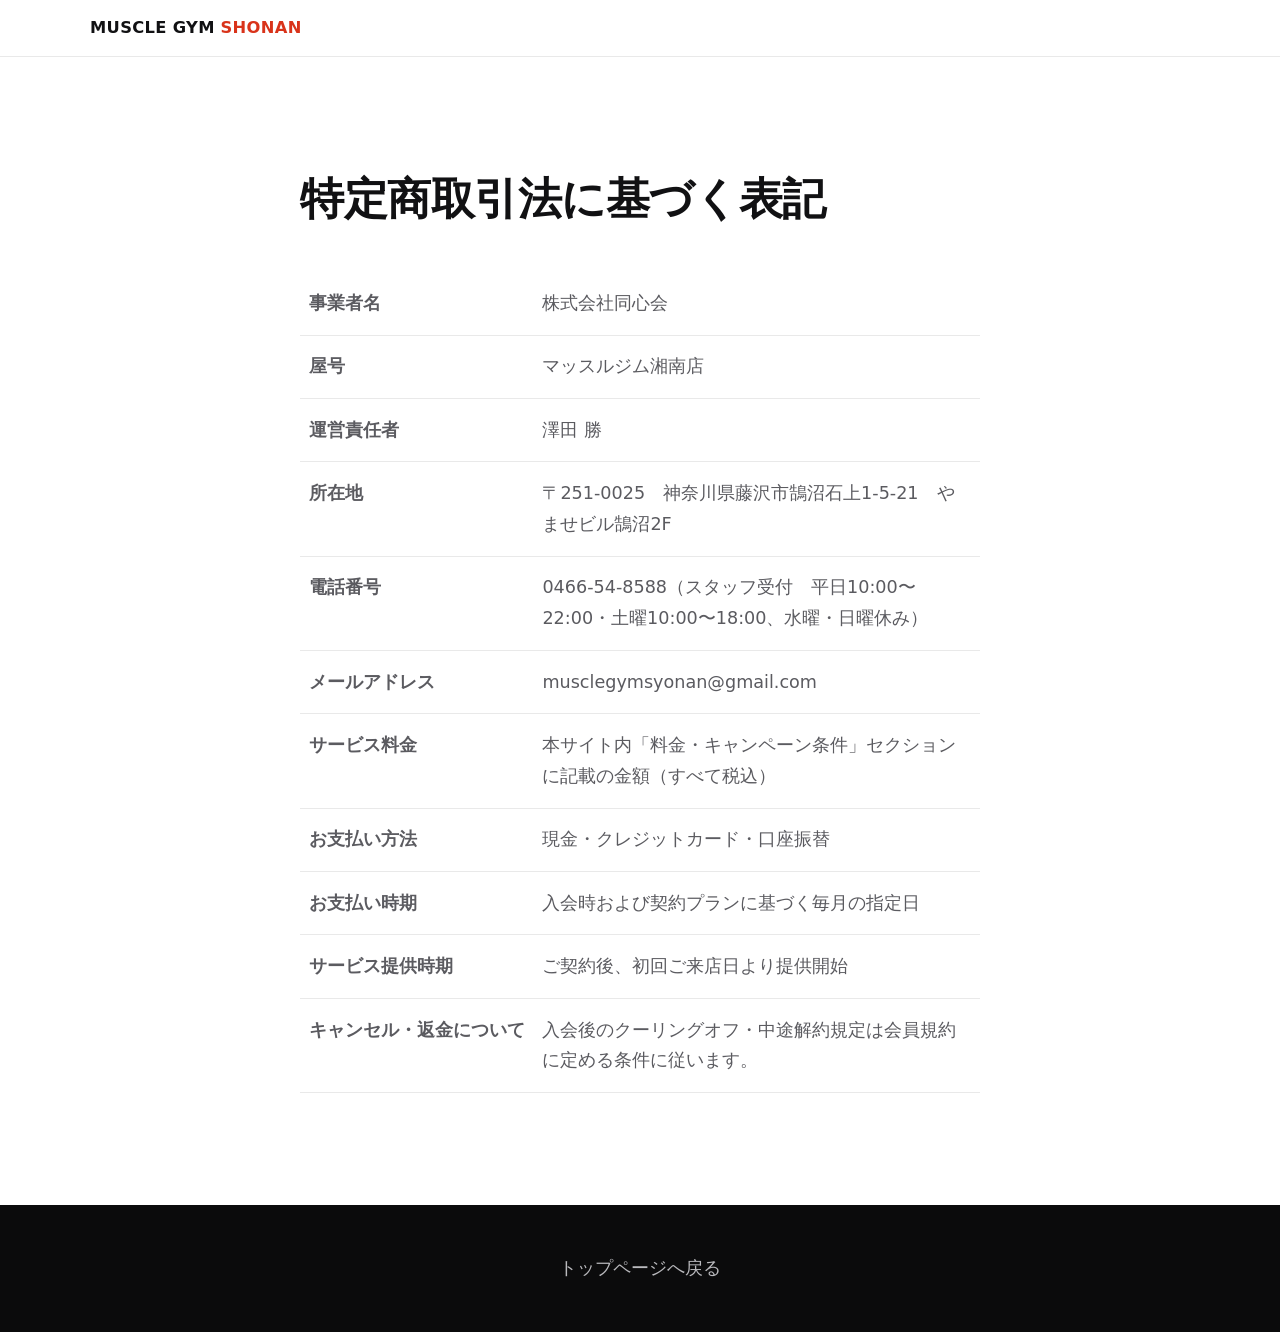
<file: tokushoho.html>
<!doctype html>
<html lang="ja">
<head>
<meta charset="UTF-8">
<meta name="viewport" content="width=device-width, initial-scale=1">
<title>特定商取引法に基づく表記｜マッスルジム湘南</title>
<meta name="robots" content="noindex,follow">
<link rel="icon" href="./assets/img/favicon.svg" type="image/svg+xml">
<link rel="stylesheet" href="./assets/css/style-20260904.css">
<style>
  .legal { max-width: 760px; margin: 0 auto; padding: var(--section-y) var(--wrap-x); }
  .legal h1 { font-size: var(--fs-h2); margin-bottom: 1em; }
  .legal table { width: 100%; border-collapse: collapse; margin-top: 1em; }
  .legal th, .legal td { text-align: left; padding: 0.9em 0.5em; border-bottom: 1px solid var(--line); vertical-align: top; }
  .legal th { width: 9em; color: var(--muted); font-weight: 700; white-space: nowrap; }
  .legal td { color: var(--muted); }
</style>
</head>
<body>
<a class="skip-link" href="#main">本文へスキップ</a>
<header class="site-header">
  <div class="wrap site-header__inner">
    <a class="logo" href="./index.html">MUSCLE GYM<em>SHONAN</em></a>
  </div>
</header>
<main id="main" class="legal">
  <h1>特定商取引法に基づく表記</h1>
  <table>
    <tbody>
      <tr><th>事業者名</th><td>株式会社同心会</td></tr>
      <tr><th>屋号</th><td>マッスルジム湘南店</td></tr>
      <tr><th>運営責任者</th><td>澤田 勝</td></tr>
      <tr><th>所在地</th><td>〒251-0025　神奈川県藤沢市鵠沼石上1-5-21　やませビル鵠沼2F</td></tr>
      <tr><th>電話番号</th><td><a href="tel:0466548588">0466-54-8588</a>（スタッフ受付　平日10:00〜22:00・土曜10:00〜18:00、水曜・日曜休み）</td></tr>
      <tr><th>メールアドレス</th><td><a href="mailto:musclegymsyonan@gmail.com">musclegymsyonan@<wbr>gmail.com</a></td></tr>
      <tr><th>サービス料金</th><td>本サイト内「料金・キャンペーン条件」セクションに記載の金額（すべて税込）</td></tr>
      <tr><th>お支払い方法</th><td>現金・クレジットカード・口座振替</td></tr>
      <tr><th>お支払い時期</th><td>入会時および契約プランに基づく毎月の指定日</td></tr>
      <tr><th>サービス提供時期</th><td>ご契約後、初回ご来店日より提供開始</td></tr>
      <tr><th>キャンセル・返金について</th><td>入会後のクーリングオフ・中途解約規定は会員規約に定める条件に従います。</td></tr>
    </tbody>
  </table>
</main>
<footer class="site-footer">
  <div class="wrap site-footer__inner">
    <p><a href="./index.html">トップページへ戻る</a></p>
  </div>
</footer>
</body>
</html>
</file>
<file: assets/css/style-20260904.css>
/* ==========================================================================
   MUSCLE GYM SHONAN — LP Stylesheet
   写真を主役に、余白を広く、CTAを最優先するミニマル設計。
   フレームワーク不使用（パフォーマンス最優先）。
   ========================================================================== */

/* ---------- Reset ---------- */
*, *::before, *::after { box-sizing: border-box; }
html { -webkit-text-size-adjust: 100%; scroll-behavior: smooth; }
body { margin: 0; }
img { max-width: 100%; height: auto; display: block; }
ul, ol { list-style: none; margin: 0; padding: 0; }
h1, h2, h3, p, dl, dd, figure, blockquote, details { margin: 0; }
a { color: inherit; text-decoration: none; }
button { font: inherit; }
@media (prefers-reduced-motion: reduce) {
  html { scroll-behavior: auto; }
  *, *::before, *::after { animation-duration: 0.01ms !important; transition-duration: 0.01ms !important; }
}

/* ---------- Design tokens ---------- */
:root {
  --ink: #111113;
  --paper: #ffffff;
  --paper-warm: #faf9f7;
  --night: #0b0b0c;
  --night-2: #17171a;
  --muted: #5b5b60;
  --muted-invert: #b9b9bd;
  --line: rgba(17, 17, 19, 0.09);
  --line-invert: rgba(255, 255, 255, 0.14);
  --cta: #d9331a;
  --cta-hover: #b8290f;
  --accent: #ff5a36;

  --font: -apple-system, BlinkMacSystemFont, "Hiragino Sans", "Hiragino Kaku Gothic ProN",
          "Yu Gothic", "Meiryo", system-ui, sans-serif;

  --fs-h1: clamp(2.25rem, 1.6rem + 2.9vw, 4.2rem);
  --fs-h2: clamp(1.6rem, 1.15rem + 2.2vw, 2.75rem);
  --fs-h3: clamp(1.1rem, 1rem + 0.6vw, 1.4rem);
  --fs-lead: clamp(1.05rem, 0.95rem + 0.5vw, 1.3rem);
  --fs-body: clamp(1rem, 0.96rem + 0.2vw, 1.1rem);

  --section-y: clamp(4rem, 3rem + 5vw, 8rem);
  --wrap-x: clamp(1.25rem, 1rem + 2vw, 2.5rem);
  --radius: 14px;
}

/* ---------- Base ---------- */
body {
  font-family: var(--font);
  color: var(--ink);
  background: var(--paper);
  font-size: var(--fs-body);
  line-height: 1.75;
  -webkit-font-smoothing: antialiased;
}
h1, h2, h3 { line-height: 1.35; font-weight: 800; letter-spacing: -0.01em; }
:focus-visible {
  outline: 3px solid var(--accent);
  outline-offset: 3px;
}

.skip-link {
  position: absolute;
  left: -999px;
  top: 0;
  background: var(--ink);
  color: #fff;
  padding: 0.75em 1.25em;
  z-index: 1000;
  border-radius: 0 0 8px 0;
}
.skip-link:focus { left: 0; }

.wrap {
  max-width: 1180px;
  margin-inline: auto;
  padding-inline: var(--wrap-x);
}
.wrap--narrow { max-width: 760px; }

.eyebrow {
  font-size: 0.8rem;
  font-weight: 700;
  letter-spacing: 0.16em;
  color: var(--cta);
  margin-bottom: 0.9em;
}
.eyebrow--invert { color: var(--accent); }

.section-title {
  font-size: var(--fs-h2);
  max-width: 18ch;
}
.section-title--invert { color: #fff; }

/* ---------- Buttons ---------- */
.btn {
  display: inline-flex;
  align-items: center;
  justify-content: center;
  gap: 0.5em;
  padding: 0.95em 1.6em;
  border-radius: 999px;
  font-weight: 700;
  font-size: 1rem;
  border: 2px solid transparent;
  transition: transform 0.15s ease, background-color 0.15s ease, opacity 0.15s ease;
  white-space: nowrap;
}
.btn--lg { padding: 1.15em 2.1em; font-size: 1.05rem; }
.btn--sm { padding: 0.55em 1.05em; font-size: 0.85rem; }
.btn--cta { background: var(--cta); color: #fff; box-shadow: 0 14px 30px -12px rgba(217, 51, 26, 0.55); }
.btn--cta:hover { background: var(--cta-hover); transform: translateY(-2px); box-shadow: 0 18px 36px -12px rgba(217, 51, 26, 0.6); }
.btn--ghost { background: transparent; color: var(--ink); border-color: var(--line); }
.btn--ghost:hover { border-color: var(--ink); }
.btn--ghost-invert { background: transparent; color: #fff; border-color: rgba(255,255,255,0.55); }
.btn--ghost-invert:hover { border-color: #fff; background: rgba(255,255,255,0.08); }

.cta-group {
  display: flex;
  flex-wrap: wrap;
  gap: 0.9rem;
  margin-top: 1.9rem;
}

/* ---------- Header ---------- */
.site-header {
  position: sticky;
  top: 0;
  z-index: 40;
  background: rgba(255, 255, 255, 0.85);
  backdrop-filter: saturate(180%) blur(10px);
  -webkit-backdrop-filter: saturate(180%) blur(10px);
  border-bottom: 1px solid var(--line);
}
.site-header__inner {
  display: flex;
  align-items: center;
  justify-content: space-between;
  padding-block: 0.85rem;
}
.logo {
  font-weight: 800;
  letter-spacing: 0.02em;
  font-size: clamp(0.85rem, 0.7rem + 1vw, 1.02rem);
  white-space: nowrap;
}
.logo em { font-style: normal; color: var(--cta); margin-left: 0.35em; }
.logo--footer { color: #fff; font-size: 1.15rem; }

/* 電話CTAは画面が狭いうちは非表示にし、ロゴの折り返しと過密を防ぐ。
   モバイルの電話導線はスクロール後に出現する固定CTAバーが担う。 */
.site-header .btn { display: none; }
@media (min-width: 480px) {
  .site-header .btn { display: inline-flex; }
}

/* ---------- Hero ---------- */
.hero {
  position: relative;
  min-height: 100svh;
  display: flex;
  align-items: flex-end;
  overflow: hidden;
  background: var(--night);
}
.hero__img {
  position: absolute;
  inset: 0;
  width: 100%;
  height: 100%;
  object-fit: cover;
  object-position: center 30%;
}
/* スマホは画面が縦長なため、中央基準だと人物が画面外に切れてしまう。
   顔・上半身が写っている右寄りの位置を基準にする（PC版は変更しない） */
@media (max-width: 640px) {
  .hero__img { object-position: 76% 20%; }
}
.hero__scrim {
  position: absolute;
  inset: 0;
  background: linear-gradient(180deg, rgba(11,11,12,0.35) 0%, rgba(11,11,12,0.35) 40%, rgba(11,11,12,0.92) 100%);
}
.hero__content {
  position: relative;
  color: #fff;
  padding-block: clamp(3rem, 8vh, 5rem);
  width: 100%;
}
.hero__title {
  font-size: var(--fs-h1);
}
.hero__offer {
  margin-top: 1.4rem;
  font-size: clamp(1.1rem, 1rem + 0.6vw, 1.4rem);
  font-weight: 800;
  color: var(--accent);
}
.hero__offer-break { display: none; }
@media (max-width: 420px) {
  .hero__offer-break { display: inline; }
}
.hero__lead {
  font-size: var(--fs-lead);
  margin-top: 0.8rem;
  max-width: 34ch;
  color: rgba(255,255,255,0.92);
}
.hero__note {
  margin-top: 1rem;
  font-size: 0.85rem;
  color: var(--muted-invert);
}
.hero__scrolldown {
  position: absolute;
  bottom: 1.4rem;
  left: 50%;
  transform: translateX(-50%);
  width: 24px;
  height: 38px;
  border: 2px solid rgba(255,255,255,0.55);
  border-radius: 20px;
}
.hero__scrolldown span {
  position: absolute;
  top: 6px;
  left: 50%;
  width: 4px;
  height: 8px;
  margin-left: -2px;
  background: #fff;
  border-radius: 2px;
  animation: scrolldown 1.8s ease-in-out infinite;
}
@keyframes scrolldown {
  0% { opacity: 1; transform: translateY(0); }
  70% { opacity: 0; transform: translateY(12px); }
  100% { opacity: 0; }
}
@media (max-width: 640px) {
  .hero__scrolldown { display: none; }
}

/* ---------- Features (3つの特徴) ---------- */
.features { padding-block: var(--section-y); }
.features .wrap:first-child { margin-bottom: 2.2rem; }
.features__grid {
  display: grid;
  gap: clamp(1.5rem, 3vw, 2.5rem);
  grid-template-columns: 1fr;
}
@media (min-width: 720px) {
  .features__grid { grid-template-columns: repeat(3, 1fr); }
}
.feature-card {
  background: var(--paper-warm);
  border: 1px solid var(--line);
  border-radius: var(--radius);
  padding: clamp(1.8rem, 2.5vw, 2.4rem) clamp(1.4rem, 2vw, 1.8rem);
  text-align: center;
}
.feature-card__num {
  display: inline-flex;
  align-items: center;
  justify-content: center;
  width: 2.75rem;
  height: 2.75rem;
  border-radius: 50%;
  background: var(--cta);
  color: #fff;
  font-size: 1.05rem;
  font-weight: 800;
  margin-bottom: 1.1rem;
}
.feature-card h3 { font-size: var(--fs-h3); margin-bottom: 0.5em; }
.feature-card p { color: var(--muted); }

/* ---------- Campaign (9月限定キャンペーン) ---------- */
.campaign { background: var(--night); color: #fff; padding-block: var(--section-y); scroll-margin-top: 90px; }
.campaign .wrap > .eyebrow, .campaign .wrap > .section-title { text-align: center; }
.campaign .section-title { margin-inline: auto; margin-bottom: clamp(1.8rem, 3vw, 2.4rem); }

/* 共通特典：入会金 / 事務手数料 / 無料体験 を大きな数字バッジで */
.campaign__stats {
  display: grid;
  grid-template-columns: repeat(3, 1fr);
  gap: clamp(0.6rem, 1.5vw, 1.2rem);
  margin-bottom: clamp(2rem, 4vw, 3rem);
}
.campaign__stat {
  background: var(--night-2);
  border: 1px solid var(--line-invert);
  border-radius: var(--radius);
  padding: clamp(0.9rem, 2vw, 1.4rem) 0.5rem;
  text-align: center;
}
.campaign__stat-num {
  font-size: clamp(1.6rem, 1.1rem + 2.2vw, 2.4rem);
  font-weight: 800;
  color: var(--accent);
  line-height: 1.1;
}
.campaign__stat-num small { font-size: 0.5em; font-weight: 700; margin-left: 0.1em; }
.campaign__stat-num--sm { font-size: clamp(1.3rem, 1rem + 1.5vw, 1.9rem); }
.campaign__stat-label { margin-top: 0.4rem; font-size: clamp(0.75rem, 0.7rem + 0.3vw, 0.9rem); color: var(--muted-invert); }

.campaign__grid {
  display: grid;
  gap: 1.5rem;
  grid-template-columns: 1fr;
  margin-bottom: clamp(2rem, 4vw, 3rem);
}
@media (min-width: 720px) {
  .campaign__grid { grid-template-columns: repeat(2, 1fr); }
}
.campaign-card {
  background: var(--night-2);
  border: 1px solid var(--line-invert);
  border-radius: var(--radius);
  padding: clamp(1.6rem, 2.5vw, 2.4rem);
  text-align: center;
}
.campaign-card__label {
  display: inline-block;
  font-weight: 700;
  font-size: 0.85rem;
  letter-spacing: 0.06em;
  color: var(--accent);
  border: 1px solid var(--accent);
  border-radius: 999px;
  padding: 0.3em 1em;
  margin-bottom: 1.4rem;
}
.campaign-card__price-tag { font-size: 0.95rem; font-weight: 700; color: var(--muted-invert); }
.campaign-card__price {
  margin-top: 0.2rem;
  line-height: 1;
}
.campaign-card__price-num { font-size: clamp(2.4rem, 1.6rem + 4vw, 3.6rem); font-weight: 800; }
.campaign-card__price-yen { font-size: clamp(1.2rem, 1rem + 1vw, 1.6rem); font-weight: 800; margin-left: 0.15em; }
.campaign-card__sub { margin-top: 0.5rem; font-size: 0.9rem; color: var(--muted-invert); }
.campaign-card__list {
  margin-top: 1.4rem;
  text-align: left;
  display: inline-block;
}
.campaign-card__list li {
  padding: 0.5em 0;
  padding-left: 1.5em;
  position: relative;
  color: rgba(255,255,255,0.92);
}
.campaign-card__list li::before {
  content: "✓";
  position: absolute;
  left: 0;
  color: var(--accent);
  font-weight: 800;
}
.campaign-card__note { margin-top: 1rem; font-size: 0.8rem; color: var(--muted-invert); }

/* LINE限定特典：独立した目立つバナー */
.campaign__perk-banner {
  background: var(--cta);
  border-radius: var(--radius);
  padding: 1.2em 1.4em;
  text-align: center;
  margin-bottom: clamp(1.6rem, 3vw, 2.2rem);
  box-shadow: 0 16px 40px -18px rgba(217, 51, 26, 0.55);
}
.campaign__perk-banner-label { font-size: 0.85rem; font-weight: 700; letter-spacing: 0.04em; opacity: 0.9; }
.campaign__perk-banner-main { margin-top: 0.3rem; font-size: clamp(1.3rem, 1rem + 1.5vw, 1.7rem); font-weight: 800; }
.campaign__perk-banner-main strong { font-size: 1.15em; }

.campaign__disclaimer {
  border-top: 1px solid var(--line-invert);
  padding-top: 1.4rem;
  text-align: center;
  font-size: 0.8rem;
  line-height: 1.8;
  color: var(--muted-invert);
}

/* ---------- Split (image / text story blocks) ---------- */
.split {
  display: grid;
  grid-template-columns: 1fr;
  align-items: stretch;
}
@media (min-width: 900px) {
  .split { grid-template-columns: 1fr 1fr; min-height: 640px; }
  .split--reverse .split__media { order: 2; }
}
.split__media { overflow: hidden; }
.split__media img { width: 100%; height: 100%; object-fit: cover; aspect-ratio: 4 / 5; }
.split__text {
  display: flex;
  flex-direction: column;
  justify-content: center;
  padding: clamp(2.5rem, 4vw, 5rem) var(--wrap-x);
}
.split__text h2 { font-size: var(--fs-h2); max-width: 16ch; }
.split__text p:not(.eyebrow) { margin-top: 1.1em; max-width: 44ch; color: var(--muted); font-size: var(--fs-lead); }

/* ---------- CTA strip ---------- */
.cta-strip { background: var(--night); color: #fff; padding-block: 3rem; }
.cta-strip__inner {
  display: flex;
  flex-wrap: wrap;
  align-items: center;
  justify-content: center;
  gap: 1.4rem;
  text-align: center;
}
.cta-strip__inner p { font-size: var(--fs-lead); font-weight: 700; }

/* ---------- Gallery ---------- */
.gallery { padding-block: var(--section-y); }
.gallery .wrap:first-child { margin-bottom: 2.2rem; }
.gallery__grid {
  display: grid;
  grid-template-columns: repeat(2, 1fr);
  gap: clamp(0.4rem, 1vw, 0.8rem);
  padding-inline: var(--wrap-x);
}
@media (min-width: 800px) {
  .gallery__grid { grid-template-columns: repeat(3, 1fr); }
}
.gallery__item { overflow: hidden; border-radius: var(--radius); background: var(--paper-warm); }
.gallery__item img { width: 100%; height: 100%; object-fit: cover; aspect-ratio: 3 / 4; transition: transform 0.5s ease; }
.gallery__item--tall img { aspect-ratio: 3 / 5; }
.gallery__item:hover img { transform: scale(1.04); }

/* ---------- Flow ---------- */
.flow { padding-block: var(--section-y); }
.flow .wrap:first-child { margin-bottom: 2.5rem; }
.flow__list {
  display: grid;
  gap: 2rem;
  grid-template-columns: 1fr;
  margin-bottom: 2.8rem;
}
@media (min-width: 780px) {
  .flow__list { grid-template-columns: repeat(3, 1fr); }
}
.flow__num {
  display: block;
  font-size: 2.2rem;
  font-weight: 800;
  color: var(--cta);
  margin-bottom: 0.4rem;
}
.flow__list h3 { font-size: var(--fs-h3); margin-bottom: 0.5em; }
.flow__list p { color: var(--muted); }
.flow__cta { text-align: center; }

/* ---------- Pricing（要約・キャンペーンへの案内のみ） ---------- */
.pricing { background: var(--paper-warm); padding-block: var(--section-y); }
.pricing .wrap:first-child { text-align: center; margin-bottom: clamp(2rem, 4vw, 2.8rem); }
.pricing__lead { color: var(--muted); margin-top: 0.6em; }
.pricing__lead a { color: var(--cta); font-weight: 700; }
.pricing__summary {
  display: grid;
  gap: 1.2rem;
  grid-template-columns: 1fr;
  margin-bottom: clamp(2rem, 4vw, 2.8rem);
}
@media (min-width: 640px) {
  .pricing__summary { grid-template-columns: repeat(2, 1fr); }
}
.pricing__summary-item {
  background: var(--paper);
  border: 1px solid var(--line);
  border-radius: var(--radius);
  padding: clamp(1.4rem, 2.5vw, 2rem);
  text-align: center;
  box-shadow: 0 16px 40px -26px rgba(17,17,19,0.25);
}
.pricing__summary-label { font-weight: 700; color: var(--muted); font-size: 0.9rem; }
.pricing__summary-price { margin-top: 0.5rem; font-size: clamp(1.4rem, 1.1rem + 1.2vw, 1.9rem); font-weight: 800; }
.pricing__summary-price span { display: block; margin-top: 0.3rem; font-size: 0.85rem; color: var(--muted); font-weight: 500; }
.pricing__summary-note { margin-top: 0.5rem; font-size: 0.8rem; color: var(--muted); }
.pricing__footer { text-align: center; }

/* ---------- FAQ ---------- */
.faq { padding-block: var(--section-y); }
.faq .wrap > .eyebrow, .faq .wrap > .section-title { text-align: center; }
.faq .section-title { margin-inline: auto; margin-bottom: 2.2rem; }
.faq__item {
  border-bottom: 1px solid var(--line);
  padding-block: 1.1rem;
}
.faq__item summary {
  cursor: pointer;
  font-weight: 700;
  font-size: 1.02rem;
  list-style: none;
  display: flex;
  align-items: center;
  justify-content: space-between;
  gap: 1rem;
}
.faq__item summary::-webkit-details-marker { display: none; }
.faq__item summary::after {
  content: "+";
  font-size: 1.4rem;
  font-weight: 400;
  color: var(--cta);
  flex-shrink: 0;
  transition: transform 0.2s ease;
}
.faq__item[open] summary::after { transform: rotate(45deg); }
.faq__item p { margin-top: 0.9rem; color: var(--muted); }

/* ---------- Access ---------- */
.access { padding-block: var(--section-y); background: var(--paper-warm); }
.access__grid {
  display: grid;
  gap: clamp(2rem, 4vw, 3rem);
  grid-template-columns: 1fr;
  align-items: start;
}
@media (min-width: 900px) {
  .access__grid { grid-template-columns: 1fr 1fr; }
}
.access__block { margin-top: 1.6rem; }
.access__block:last-of-type { margin-bottom: 1.8rem; }
.access__block-title { font-size: var(--fs-h3); margin-bottom: 0.6rem; }
.access__list { margin: 0; }
.access__list > div {
  display: flex;
  gap: 1rem;
  padding: 0.7em 0;
  border-bottom: 1px solid var(--line);
}
.access__list dt { width: 6.5em; flex-shrink: 0; color: var(--muted); font-weight: 700; font-size: 0.9rem; }
.access__list dd { line-height: 1.6; min-width: 0; overflow-wrap: anywhere; }
.access__list a { color: var(--cta); font-weight: 700; }
.access__media {
  display: flex;
  flex-direction: column;
  gap: clamp(1rem, 2vw, 1.5rem);
}
.access__media img {
  width: 100%;
  height: auto;
  aspect-ratio: 4 / 3;
  object-fit: cover;
  object-position: center;
  border-radius: var(--radius);
}
@media (max-width: 640px) {
  .access__media img { max-height: 280px; }
}
/* 地図：外部iframe埋め込みは環境によって読み込めない場合があるため使用せず、
   常に確実に表示される静的カード＋外部マップアプリへのリンクにする */
.access__map-card {
  aspect-ratio: 4 / 3;
  max-width: 100%;
  border-radius: var(--radius);
  background: var(--paper-warm);
  border: 1px solid var(--line);
  display: flex;
  flex-direction: column;
  align-items: center;
  justify-content: center;
  gap: 0.9rem;
  padding: 1.5rem;
  text-align: center;
}
.access__map-icon { font-size: 2rem; line-height: 1; }
.access__map-text { color: var(--muted); font-size: 0.9rem; line-height: 1.6; }

/* ---------- Closing ---------- */
.closing {
  position: relative;
  min-height: 78vh;
  display: flex;
  align-items: center;
  overflow: hidden;
  background: var(--night);
}
.closing__img { position: absolute; inset: 0; width: 100%; height: 100%; object-fit: cover; }
.closing__scrim { position: absolute; inset: 0; background: rgba(11,11,12,0.62); }
.closing__content { position: relative; color: #fff; text-align: center; margin-inline: auto; padding-block: 4rem; }
.closing__content h2 { font-size: var(--fs-h1); }
.closing .cta-group { justify-content: center; }

/* ---------- Footer ---------- */
.site-footer { background: var(--night); color: var(--muted-invert); padding-block: 3rem; }
/* モバイルは画面下部に固定CTAバーが重なるため、フッター下部に逃げ余白を確保 */
@media (max-width: 899px) {
  .site-footer { padding-bottom: calc(3rem + 96px + env(safe-area-inset-bottom)); }
}
.site-footer__inner { text-align: center; }
.site-footer__links { display: flex; flex-wrap: wrap; justify-content: center; gap: 1.4rem; margin: 1.4rem 0; }
.site-footer__links a:hover { color: #fff; }
.site-footer__copy { font-size: 0.8rem; margin-top: 1rem; }

/* ---------- Sticky mobile CTA ---------- */
.sticky-cta {
  position: fixed;
  left: 0;
  right: 0;
  bottom: 0;
  z-index: 50;
  display: flex;
  flex-wrap: nowrap;
  gap: 0.6rem;
  padding: 0.7rem;
  padding-bottom: calc(0.7rem + env(safe-area-inset-bottom));
  background: rgba(255,255,255,0.92);
  backdrop-filter: saturate(180%) blur(12px);
  -webkit-backdrop-filter: saturate(180%) blur(12px);
  border-top: 1px solid var(--line);
  /* スライドイン中に「見えている一部だけが丸くちぎれた図形」に見えないよう、
     画面外へのtranslateYではなく、常に定位置のままopacity/わずかな移動＋
     visibilityで表示・非表示を切り替える */
  opacity: 0;
  visibility: hidden;
  transform: translateY(6px);
  transition: opacity 0.2s ease, transform 0.2s ease, visibility 0s linear 0.2s;
}
.sticky-cta.is-visible {
  opacity: 1;
  visibility: visible;
  transform: translateY(0);
  transition: opacity 0.2s ease, transform 0.2s ease;
}
.sticky-cta .btn { flex: 1; }
@media (min-width: 900px) {
  .sticky-cta { display: none; }
}

/* ---------- Scroll reveal ----------
   JS未実行時（読み込み前・JS無効時）はデフォルトで表示状態にしておき、
   <html class="js"> が付いた場合のみ初期非表示にしてフェードインさせる。
   これにより「JSが遅れる/失敗する=コンテンツが見えない」を防ぐ。 */
.js [data-reveal] { opacity: 0; }
[data-reveal].in-view { opacity: 1; }
.js [data-reveal="up"] { transform: translateY(24px); }
[data-reveal] { transition: opacity 0.6s ease, transform 0.6s ease; }
[data-reveal="up"].in-view { transform: translateY(0); }
@media (prefers-reduced-motion: reduce) {
  .js [data-reveal] { opacity: 1; transform: none; }
}
</file>
<file: lp/winter/assets/css/winter-20261027c.css>
/* ==========================================================================
   MUSCLE GYM SHONAN — 年末年始キャンペーンLP Stylesheet
   冬の上品さ × 年末年始の特別感。白×ネイビーをベースに、ゴールドを
   差し色として使用。既存LP（assets/css/style-*.css）とは独立したファイル。
   フレームワーク不使用（パフォーマンス最優先）。
   ========================================================================== */

/* ---------- Reset ---------- */
*, *::before, *::after { box-sizing: border-box; }
html { -webkit-text-size-adjust: 100%; scroll-behavior: smooth; }
body { margin: 0; }
img { max-width: 100%; height: auto; display: block; }
ul, ol { list-style: none; margin: 0; padding: 0; }
h1, h2, h3, p, dl, dd, figure, blockquote, details { margin: 0; }
a { color: inherit; text-decoration: none; }
button { font: inherit; }
@media (prefers-reduced-motion: reduce) {
  html { scroll-behavior: auto; }
  *, *::before, *::after { animation-duration: 0.01ms !important; transition-duration: 0.01ms !important; }
}

/* ---------- Design tokens ---------- */
:root {
  --ink: #15192b;
  --paper: #ffffff;
  --paper-warm: #f8f7f3;
  --navy: #0d1b36;
  --navy-2: #13284d;
  --navy-deep: #091323;
  --muted: #5b5f6d;
  --muted-invert: #c3c8d6;
  --line: rgba(13, 27, 54, 0.1);
  --line-invert: rgba(255, 255, 255, 0.16);

  /* ゴールドは2段階用意し、背景とのコントラストを必ず確保する。
     白背景の文字には --gold-deep（濃いゴールド）、ネイビー背景の
     文字・CTAには --gold-bright（明るいゴールド）を使う。
     淡いゴールドを白背景の文字色として使わないこと。 */
  --gold-deep: #8a6a1f;
  --gold-bright: #d8b562;
  --gold-line: rgba(201, 162, 39, 0.35);

  --cta-on-light: var(--navy);
  --cta-on-light-hover: var(--navy-2);
  --cta-on-dark: var(--gold-bright);
  --cta-on-dark-hover: #e6c884;

  --font: -apple-system, BlinkMacSystemFont, "Hiragino Sans", "Hiragino Kaku Gothic ProN",
          "Yu Gothic", "Meiryo", system-ui, sans-serif;

  --fs-h1: clamp(2.1rem, 1.5rem + 2.7vw, 3.9rem);
  --fs-h2: clamp(1.55rem, 1.15rem + 2vw, 2.6rem);
  --fs-h3: clamp(1.1rem, 1rem + 0.5vw, 1.35rem);
  --fs-lead: clamp(1.02rem, 0.94rem + 0.4vw, 1.25rem);
  --fs-body: clamp(0.98rem, 0.94rem + 0.2vw, 1.08rem);

  --section-y: clamp(3.5rem, 2.8rem + 4vw, 6.5rem);
  --wrap-x: clamp(1.25rem, 1rem + 2vw, 2.5rem);
  --radius: 16px;
}

/* ---------- Base ---------- */
body {
  font-family: var(--font);
  color: var(--ink);
  background: var(--paper);
  font-size: var(--fs-body);
  line-height: 1.75;
  -webkit-font-smoothing: antialiased;
}
h1, h2, h3 { line-height: 1.35; font-weight: 800; letter-spacing: -0.01em; }
:focus-visible { outline: 3px solid var(--gold-deep); outline-offset: 3px; }

.skip-link {
  position: absolute; left: -999px; top: 0;
  background: var(--navy); color: #fff;
  padding: 0.75em 1.25em; z-index: 1000; border-radius: 0 0 8px 0;
}
.skip-link:focus { left: 0; }

.wrap { max-width: 1180px; margin-inline: auto; padding-inline: var(--wrap-x); }
.wrap--narrow { max-width: 760px; }

.eyebrow {
  font-size: 0.78rem; font-weight: 700; letter-spacing: 0.18em;
  color: var(--gold-deep); margin-bottom: 0.9em; text-transform: uppercase;
}
.eyebrow--invert { color: var(--gold-bright); }

/* 和文1文字≒1em。ch指定だと全角文字が約11字で折り返し、Safariで語の途中改行が起きるためemで指定 */
.section-title { font-size: var(--fs-h2); max-width: 22em; }
.section-title--invert { color: #fff; }
.section-title--center { max-width: none; text-align: center; margin-inline: auto; }

.section-lead { color: var(--muted); max-width: 52ch; margin-top: 0.9em; }
.section-lead--invert { color: var(--muted-invert); }

/* 細いゴールドの罫線装飾（主張しすぎない幾何学アクセント） */
.gold-rule {
  width: 56px; height: 2px; background: var(--gold-deep);
  margin: 1.2em 0; border: none;
}
.gold-rule--invert { background: var(--gold-bright); }

/* ---------- Buttons ---------- */
.btn {
  display: inline-flex; align-items: center; justify-content: center;
  gap: 0.5em; padding: 0.95em 1.6em; border-radius: 999px;
  font-weight: 700; font-size: 0.98rem; white-space: nowrap;
  transition: background-color 0.15s ease, color 0.15s ease, transform 0.15s ease;
  border: 1px solid transparent;
}
.btn--lg { padding: 1.1em 2em; font-size: 1.05rem; }
.btn--sm { padding: 0.6em 1.1em; font-size: 0.88rem; }

.btn--cta { background: var(--cta-on-light); color: #fff; }
.btn--cta:hover { background: var(--cta-on-light-hover); }
.btn--cta:active { transform: scale(0.98); }

.btn--gold { background: var(--cta-on-dark); color: var(--navy-deep); }
.btn--gold:hover { background: var(--cta-on-dark-hover); }
.btn--gold:active { transform: scale(0.98); }

.btn--ghost {
  background: transparent; color: var(--navy); border-color: var(--line);
}
.btn--ghost:hover { border-color: var(--navy); }
.btn--ghost--invert { color: #fff; border-color: var(--line-invert); }
.btn--ghost--invert:hover { border-color: var(--gold-bright); }

.cta-group { display: flex; flex-wrap: wrap; gap: 0.8rem; margin-top: 1.6em; }

/* ---------- Header ---------- */
.site-header {
  position: sticky; top: 0; z-index: 40;
  background: rgba(255, 255, 255, 0.92);
  backdrop-filter: saturate(180%) blur(10px);
  -webkit-backdrop-filter: saturate(180%) blur(10px);
  border-bottom: 1px solid var(--line);
}
.site-header__inner { display: flex; align-items: center; justify-content: space-between; padding-block: 0.9rem; }
.site-header__brand { display: flex; align-items: center; }
.logo { font-weight: 800; font-size: 1.05rem; letter-spacing: -0.01em; color: var(--navy); }
.logo em { font-style: normal; color: var(--gold-deep); margin-left: 0.35em; white-space: nowrap; }
.site-header__period {
  display: none;
}
@media (min-width: 640px) {
  .site-header__period {
    display: inline-flex; align-items: center; font-size: 0.78rem; color: var(--muted);
    border-left: 1px solid var(--line); padding-left: 0.9rem; margin-left: 0.9rem;
  }
}
.site-header__right { display: flex; align-items: center; }
/* スマホはヘッダーを1行・低めにして、ファーストビューの表示領域を確保 */
@media (max-width: 640px) {
  .site-header__inner { padding-block: 0.55rem; gap: 0.6rem; }
  .logo { font-size: 0.95rem; }
  .site-header .btn--sm { padding: 0.5em 0.9em; font-size: 0.82rem; }
}
@media (min-width: 360px) and (max-width: 640px) {
  .logo { white-space: nowrap; }
}

/* 単語・語句の途中で改行しないためのまとまり */
.nw { display: inline-block; }

/* ---------- Hero ---------- */
.hero { position: relative; min-height: 92svh; display: flex; align-items: flex-end; overflow: hidden; color: #fff; }
.hero__img { position: absolute; inset: 0; width: 100%; height: 100%; object-fit: cover; object-position: center 30%; }
@media (max-width: 640px) {
  .hero__img { object-position: 76% 20%; }
}
.hero__scrim {
  position: absolute; inset: 0;
  background: linear-gradient(180deg, rgba(9,19,35,0.55) 0%, rgba(9,19,35,0.35) 32%, rgba(9,19,35,0.88) 100%);
}
.hero__content { position: relative; padding-block: clamp(2.5rem, 2rem + 3vw, 4.5rem); }
.hero__period { display: flex; flex-wrap: wrap; align-items: center; gap: 0.5rem 0.8rem; margin-bottom: 1.1em; }
.hero__badge {
  display: inline-flex; align-items: center;
  border: 1px solid var(--gold-line); color: var(--gold-bright);
  font-size: 0.8rem; font-weight: 700; letter-spacing: 0.08em;
  padding: 0.4em 1em; border-radius: 999px;
}
.hero__dates { font-size: 0.88rem; font-weight: 700; color: #fff; letter-spacing: 0.02em; }
.hero__title { font-size: var(--fs-h1); color: #fff; }
.hero__lead { margin-top: 0.9em; font-size: var(--fs-lead); color: var(--muted-invert); max-width: 42ch; }
.hero__note { margin-top: 1.1em; font-size: 0.85rem; color: var(--muted-invert); max-width: 46ch; }
.hero__chips { display: flex; flex-wrap: wrap; gap: 0.6rem; margin-top: 1.5rem; }
.hero__chip {
  font-size: 0.8rem; font-weight: 700; color: var(--navy-deep);
  background: var(--gold-bright); padding: 0.45em 1em; border-radius: 999px;
}
.hero__chips-note { margin-top: 0.7rem; font-size: 0.85rem; font-weight: 700; color: #fff; }

/* スマホ：上部の写真領域（人物の顔）を残しつつ、コピー・特典・CTAを1画面目に収める */
@media (max-width: 640px) {
  .hero { min-height: 0; align-items: flex-start; }
  .hero__content { padding-top: 13.5rem; padding-bottom: 2rem; }
  .hero__scrim {
    background: linear-gradient(180deg, rgba(9,19,35,0.35) 0%, rgba(9,19,35,0.15) 22%, rgba(9,19,35,0.72) 40%, rgba(9,19,35,0.9) 100%);
  }
  .hero__lead { margin-top: 0.6em; }
  .hero__chips { margin-top: 1.1rem; }
  .hero .cta-group { margin-top: 1.1rem; }
  .hero__note { margin-top: 0.9em; }
}

/* ---------- Features ---------- */
.features { padding-block: var(--section-y); }
.features__grid {
  margin-top: 2.2rem; display: grid; gap: 1.4rem;
  grid-template-columns: repeat(auto-fit, minmax(230px, 1fr));
}
.feature-card {
  background: var(--paper-warm); border-radius: var(--radius); padding: 1.8rem;
  border: 1px solid var(--line);
}
.feature-card__num { font-size: 0.85rem; font-weight: 800; color: var(--gold-deep); letter-spacing: 0.08em; }
.feature-card h3 { font-size: 1.15rem; margin-top: 0.6em; }
.feature-card p { color: var(--muted); margin-top: 0.5em; }

/* ---------- Triple Zero Campaign (Section A) ---------- */
.triple0 {
  background: var(--navy); color: #fff; padding-block: var(--section-y);
  position: relative; overflow: hidden;
}
.triple0::before {
  content: ""; position: absolute; inset: 0; pointer-events: none;
  background:
    repeating-linear-gradient(135deg, rgba(216,181,98,0.05) 0 1px, transparent 1px 64px);
}
.triple0__inner { position: relative; }
.triple0__period {
  display: inline-block; font-size: 0.85rem; color: var(--muted-invert);
  border: 1px solid var(--line-invert); border-radius: 999px; padding: 0.5em 1.1em; margin-top: 1.2em;
}
.triple0__period strong { color: var(--gold-bright); font-weight: 700; }

.triple0__stats {
  margin-top: 2.4rem; display: grid; gap: 1rem;
  grid-template-columns: repeat(3, 1fr);
}
.triple0__stat {
  text-align: center; padding: 1.6rem 0.8rem; border: 1px solid var(--line-invert); border-radius: var(--radius);
  background: rgba(255,255,255,0.03);
}
.triple0__stat-num {
  font-size: clamp(2rem, 1.6rem + 1.6vw, 3rem); font-weight: 800; color: var(--gold-bright); line-height: 1;
}
.triple0__stat-num small { font-size: 0.42em; font-weight: 700; margin-left: 0.1em; }
.triple0__stat-label { margin-top: 0.6em; font-size: 0.9rem; color: var(--muted-invert); }

.triple0__continue {
  margin-top: 1.4rem; text-align: center; font-size: 0.95rem; color: #fff;
  background: rgba(216,181,98,0.12); border: 1px solid var(--gold-line);
  border-radius: 999px; padding: 0.8em 1.4em; display: inline-flex; gap: 0.5em; align-items: center;
}
.triple0__continue-wrap { text-align: center; margin-top: 1.4rem; }
.triple0__stat-sub { margin-top: 0.2em; font-size: 0.75rem; font-weight: 700; color: var(--gold-bright); }
.triple0__continue-note { margin: 0.8rem auto 0; max-width: 34em; font-size: 0.88rem; color: var(--muted-invert); }
.triple0-card__head { display: flex; flex-wrap: wrap; align-items: center; justify-content: space-between; gap: 0.6rem; margin-bottom: 1.1em; }
.triple0-card__head .triple0-card__label { margin-bottom: 0; }
.triple0-card__limit {
  font-size: 0.85rem; font-weight: 800; color: var(--navy-deep);
  background: var(--gold-bright); padding: 0.3em 0.9em; border-radius: 999px;
}

.triple0__grid {
  margin-top: 2.6rem; display: grid; gap: 1.4rem;
  grid-template-columns: repeat(auto-fit, minmax(260px, 1fr));
}
.triple0-card {
  background: var(--navy-2); border: 1px solid var(--line-invert); border-radius: var(--radius);
  padding: 1.8rem; position: relative;
}
.triple0-card__label {
  display: inline-block; font-size: 0.85rem; font-weight: 700; color: var(--gold-bright);
  border: 1px solid var(--gold-line); border-radius: 999px; padding: 0.3em 1em; margin-bottom: 1.1em;
}
.triple0-card__list { margin-top: 1.1rem; display: grid; gap: 0.6rem; }
.triple0-card__list li { position: relative; padding-left: 1.4em; font-size: 0.92rem; color: var(--muted-invert); }
.triple0-card__list li::before { content: "✓"; position: absolute; left: 0; color: var(--gold-bright); font-weight: 800; }
.triple0-card__note {
  margin-top: 1.1rem; font-size: 0.82rem; color: var(--muted-invert);
  border-top: 1px solid var(--line-invert); padding-top: 0.9rem;
}

.triple0__disclaimer {
  margin-top: 2rem; font-size: 0.82rem; color: var(--muted-invert); max-width: 70ch;
}

/* ---------- CTA strip ---------- */
.cta-strip { padding-block: 2.6rem; background: var(--paper-warm); border-block: 1px solid var(--line); }
.cta-strip__inner { display: flex; flex-wrap: wrap; align-items: center; justify-content: space-between; gap: 1.2rem; }
.cta-strip p { font-weight: 700; }

/* ---------- Split (photo + text) ---------- */
.split { display: grid; grid-template-columns: 1fr; }
@media (min-width: 900px) { .split { grid-template-columns: 1fr 1fr; align-items: stretch; } }
.split--reverse { direction: rtl; }
.split--reverse > * { direction: ltr; }
.split__media { overflow: hidden; background: var(--paper-warm); }
.split__media img { width: 100%; height: 100%; object-fit: cover; aspect-ratio: 4/3; }
.split__text { padding: clamp(2rem, 1.6rem + 2vw, 3.6rem) var(--wrap-x); display: flex; flex-direction: column; justify-content: center; }
.split__text h2 { font-size: var(--fs-h2); }
.split__text p { margin-top: 0.9em; color: var(--muted); max-width: 46ch; }

/* ---------- Facility photos (実際の施設・サービス写真) ---------- */
.facility { padding-block: var(--section-y); background: var(--paper-warm); }
.facility__clusters { margin-top: 2.2rem; display: grid; gap: 2.2rem; }
.facility-cluster__label { font-size: 0.95rem; font-weight: 800; margin-bottom: 0.9rem; }
.facility-cluster__photos { display: grid; gap: 0.7rem; grid-template-columns: repeat(2, 1fr); }
.facility-cluster__photos img { width: 100%; height: 100%; object-fit: cover; aspect-ratio: 4/3; border-radius: calc(var(--radius) - 4px); }

/* ---------- Gallery ---------- */
.gallery { padding-block: var(--section-y); background: var(--paper-warm); }
.gallery__grid {
  margin-top: 2rem; display: grid; gap: 0.6rem; padding-inline: var(--wrap-x);
  grid-template-columns: repeat(2, 1fr);
}
@media (min-width: 640px) { .gallery__grid { grid-template-columns: repeat(3, 1fr); } }
.gallery__item { border-radius: calc(var(--radius) - 4px); overflow: hidden; aspect-ratio: 4/3; }
.gallery__item img { width: 100%; height: 100%; object-fit: cover; }

/* ---------- Premium (Section B) ---------- */
.premium {
  background: var(--navy-deep); color: #fff; padding-block: var(--section-y);
  position: relative; overflow: hidden;
}
.premium::before {
  content: ""; position: absolute; inset: 0; pointer-events: none;
  background: radial-gradient(60% 50% at 85% 0%, rgba(216,181,98,0.12), transparent 60%);
}
.premium__inner { position: relative; }
.premium__frame {
  border: 1px solid var(--gold-line); border-radius: var(--radius);
  padding: clamp(1.6rem, 1.3rem + 1.5vw, 3rem); margin-top: 2rem;
}
.premium__summary { color: var(--muted-invert); max-width: 56ch; font-size: var(--fs-lead); }
/* 5枚のカードは、PCで3枚＋2枚（下段中央寄せ）、タブレットで2枚ずつ、スマホで1列 */
.premium__services { display: flex; flex-wrap: wrap; justify-content: center; gap: 1.1rem; }
.premium-service {
  display: flex; gap: 0.9rem; padding: 1.2rem; border-radius: calc(var(--radius) - 4px);
  background: rgba(255,255,255,0.03); border: 1px solid var(--line-invert);
  flex: 0 1 100%;
}
@media (min-width: 641px) {
  .premium-service { flex-basis: calc((100% - 1.1rem) / 2); }
}
@media (min-width: 900px) {
  .premium-service { flex-basis: calc((100% - 2.2rem) / 3); padding: 1.4rem; }
}
/* スマホは外枠を外し、カード本文の横幅を確保 */
@media (max-width: 640px) {
  .premium__frame { border: none; padding: 0; margin-top: 1.6rem; }
  .premium-service { padding: 1.1rem; }
}
.premium-service__icon {
  flex: none; width: 2.6rem; height: 2.6rem; border-radius: 50%;
  display: flex; align-items: center; justify-content: center;
  background: rgba(216,181,98,0.14); border: 1px solid var(--gold-line);
  font-size: 1.2rem;
}
.premium-service h3 { font-size: 1rem; color: var(--gold-bright); }
.premium-service p { margin-top: 0.4em; font-size: 0.88rem; color: var(--muted-invert); }

.premium__cta { margin-top: 2.2rem; }
.premium__note { margin-top: 1rem; font-size: 0.8rem; color: var(--muted-invert); }

/* ---------- Premium pricing table ---------- */
.premium-pricing { padding-block: var(--section-y); background: var(--paper-warm); }
.premium-pricing__grid {
  margin-top: 2.2rem; display: grid; gap: 1.2rem;
  grid-template-columns: repeat(auto-fit, minmax(240px, 1fr));
}
.premium-plan {
  background: #fff; border: 1px solid var(--line); border-radius: var(--radius);
  padding: 1.6rem; position: relative;
}
.premium-plan--highlight {
  border-color: var(--gold-deep); box-shadow: 0 0 0 1px var(--gold-deep) inset;
}
.premium-plan__badge {
  position: absolute; top: -0.9em; left: 1.4rem;
  background: var(--navy); color: var(--gold-bright); font-size: 0.72rem; font-weight: 700;
  padding: 0.4em 0.9em; border-radius: 999px; letter-spacing: 0.04em;
}
.premium-plan__name { font-size: 1.05rem; font-weight: 800; }
.premium-plan__meta { font-size: 0.85rem; color: var(--muted); margin-top: 0.3em; }
.premium-plan__regular { margin-top: 1rem; font-size: 0.85rem; color: var(--muted); }
.premium-plan__tax { font-size: 0.78rem; font-weight: 700; color: var(--muted); }
.premium-plan__price { margin-top: 0.2em; font-size: clamp(1.5rem, 1.2rem + 1.2vw, 2rem); font-weight: 800; color: var(--navy); }
.premium-plan__price small { font-size: 0.5em; font-weight: 700; margin-left: 0.1em; }
.premium-plan__off {
  margin-top: 0.7em; display: inline-block; font-size: 0.8rem; font-weight: 700;
  color: var(--gold-deep); background: rgba(138,106,31,0.08); border-radius: 999px; padding: 0.3em 0.9em;
}
.premium-pricing__perks { margin-top: 1.6rem; display: flex; flex-wrap: wrap; gap: 0.6rem; }
.premium-pricing__perk {
  font-size: 0.92rem; font-weight: 800; color: var(--gold-bright);
  background: var(--navy); padding: 0.5em 1.1em; border-radius: 999px;
}
.premium-pricing__perk--limit { background: var(--gold-deep); color: #fff; }
.premium-pricing__exclude { margin-top: 0.8rem; font-size: 0.9rem; font-weight: 700; color: var(--ink); }
.premium-pricing__note { margin-top: 1.6rem; font-size: 0.82rem; color: var(--muted); max-width: 70ch; }
.premium-pricing__note strong { color: var(--ink); }

/* ---------- Flow ---------- */
.flow { padding-block: var(--section-y); }
.flow__list { margin-top: 2.2rem; display: grid; gap: 1.6rem; grid-template-columns: repeat(auto-fit, minmax(220px, 1fr)); }
.flow__num { font-size: 1.6rem; font-weight: 800; color: var(--gold-deep); }
.flow__list h3 { margin-top: 0.4em; font-size: 1.1rem; }
.flow__list p { margin-top: 0.5em; color: var(--muted); }
.flow__cta { margin-top: 2.4rem; text-align: center; }

/* ---------- FAQ / Conditions ---------- */
.faq { padding-block: var(--section-y); background: var(--paper-warm); }
.faq__item {
  border-bottom: 1px solid var(--line); padding-block: 1.2rem;
}
.faq__item summary {
  cursor: pointer; font-weight: 700; display: flex; justify-content: space-between; align-items: center; gap: 1rem;
  list-style: none;
}
.faq__item summary::-webkit-details-marker { display: none; }
.faq__item summary::after { content: "+"; font-size: 1.3rem; color: var(--gold-deep); flex: none; }
.faq__item[open] summary::after { content: "−"; }
.faq__item p { margin-top: 0.8em; color: var(--muted); }

.conditions { margin-top: 2.6rem; }
.conditions__title { font-size: 1.05rem; font-weight: 800; }
.conditions__list { margin-top: 1rem; display: grid; gap: 0.6rem; }
.conditions__list li { position: relative; padding-left: 1.4em; font-size: 0.9rem; color: var(--muted); }
.conditions__list li::before { content: "・"; position: absolute; left: 0; color: var(--gold-deep); }

/* ---------- Access ---------- */
.access { padding-block: var(--section-y); }
.access__grid { display: grid; gap: 2.4rem; grid-template-columns: 1fr; }
@media (min-width: 900px) { .access__grid { grid-template-columns: 1fr 1fr; align-items: start; } }
.access__block { margin-top: 1.6rem; }
.access__block-title { font-size: 1rem; font-weight: 800; }
.access__list { margin-top: 0.8rem; display: grid; gap: 0.7rem; }
.access__list > div { display: grid; grid-template-columns: 6.2em 1fr; gap: 0.8rem; padding-block: 0.6rem; border-bottom: 1px solid var(--line); }
.access__list dt { font-size: 0.85rem; color: var(--muted); }
.access__list dd { font-size: 0.92rem; }
.access__list a[data-cta] { color: var(--navy); font-weight: 700; }

.access__media { display: grid; gap: 1rem; }
.access__media img {
  width: 100%; height: auto; aspect-ratio: 4/3; object-fit: cover; object-position: center;
  border-radius: var(--radius);
}
@media (max-width: 640px) { .access__media img { max-height: 280px; } }
.access__map-card {
  background: var(--paper-warm); border: 1px solid var(--line); border-radius: var(--radius);
  padding: 1.4rem; display: grid; gap: 0.6rem; justify-items: start;
}
.access__map-icon { font-size: 1.3rem; }
.access__map-text { font-size: 0.9rem; color: var(--muted); }

/* ---------- Closing ---------- */
.closing { position: relative; overflow: hidden; min-height: 70svh; display: flex; align-items: center; color: #fff; }
.closing__img { position: absolute; inset: 0; width: 100%; height: 100%; object-fit: cover; object-position: center 35%; }
.closing__scrim { position: absolute; inset: 0; background: linear-gradient(180deg, rgba(9,19,35,0.75), rgba(9,19,35,0.75)); }
.closing__content { position: relative; text-align: center; margin-inline: auto; padding-block: 4rem; }
.closing__content h2 { font-size: var(--fs-h1); color: #fff; }
.closing__content .cta-group { justify-content: center; }

/* ---------- Footer ---------- */
.site-footer { background: var(--navy-deep); color: var(--muted-invert); padding-block: 3.2rem; }
.site-footer__inner { text-align: center; }
.logo--footer { color: #fff; font-size: 1.1rem; }
.logo--footer em { color: var(--gold-bright); }
.site-footer p { margin-top: 0.8rem; font-size: 0.88rem; }
.site-footer a { text-decoration: underline; text-underline-offset: 2px; }
.site-footer__links { display: flex; flex-wrap: wrap; justify-content: center; gap: 1.2rem; margin: 1.4rem 0; }
.site-footer__links a:hover { color: #fff; }
.site-footer__copy { font-size: 0.78rem; margin-top: 1rem; }
.site-footer__preview-note {
  margin-top: 1.6rem; font-size: 0.76rem; color: var(--muted-invert);
  border-top: 1px solid var(--line-invert); padding-top: 1.2rem;
}

/* ---------- Sticky mobile CTA ---------- */
.sticky-cta {
  position: fixed; left: 0; right: 0; bottom: 0; z-index: 50;
  display: flex; flex-wrap: nowrap; gap: 0.6rem; padding: 0.7rem;
  padding-bottom: calc(0.7rem + env(safe-area-inset-bottom));
  background: rgba(13, 27, 54, 0.94);
  backdrop-filter: saturate(180%) blur(12px);
  -webkit-backdrop-filter: saturate(180%) blur(12px);
  border-top: 1px solid var(--line-invert);
  opacity: 0; visibility: hidden; transform: translateY(6px);
  transition: opacity 0.2s ease, transform 0.2s ease, visibility 0s linear 0.2s;
}
.sticky-cta.is-visible { opacity: 1; visibility: visible; transform: translateY(0); transition: opacity 0.2s ease, transform 0.2s ease; }
.sticky-cta .btn { flex: 1; }
.sticky-cta .btn--ghost { color: #fff; border-color: var(--line-invert); }
@media (min-width: 900px) { .sticky-cta { display: none; } }

/* 固定要素の下に隠れないよう、フッターへ余白を確保 */
@media (max-width: 899px) {
  .site-footer { padding-bottom: calc(3rem + 96px + env(safe-area-inset-bottom)); }
}

/* ---------- Scroll reveal ---------- */
/* JSが動かない環境でも本文が消えないよう、非表示にするのはJS有効時（.js）のみ */
.js [data-reveal] { opacity: 0; transform: translateY(14px); }
[data-reveal] { transition: opacity 0.6s ease, transform 0.6s ease; }
[data-reveal].in-view { opacity: 1; transform: translateY(0); }
.site-header[data-reveal] { opacity: 1; transform: none; transition: none; }

/* 各セクションへのスクロール時、固定ヘッダーに見出しが隠れないように */
main section { scroll-margin-top: 76px; }

/* ---------- 確認用バナー（本番公開時に削除） ---------- */
.preview-banner {
  margin: 0; background: var(--gold-bright); color: var(--navy-deep);
  font-size: 0.82rem; font-weight: 700; text-align: center; padding: 0.4rem 1rem;
}

/* ---------- プレミアムへの控えめな案内（ファーストビュー直下） ---------- */
.premium-teaser { background: var(--paper-warm); border-bottom: 1px solid var(--line); padding-block: 0.9rem; text-align: center; }
.premium-teaser__link { font-size: 0.95rem; font-weight: 800; color: var(--navy); text-decoration: underline; text-decoration-color: var(--gold-line); text-underline-offset: 4px; }
.premium-teaser__link:hover { text-decoration-color: var(--gold-deep); }
.premium-teaser__arrow { margin-left: 0.4em; color: var(--gold-deep); }
.premium-teaser__note { margin-top: 0.3rem; font-size: 0.78rem; color: var(--muted); }

/* ---------- 6ヶ月継続の説明・ボタン付近の注記・予約の選択肢 ---------- */
.triple0__continue-note + .triple0__continue-note { margin-top: 0.4rem; }
.triple0__continue-note--strong { color: #fff; font-weight: 700; }
.cta-strip__action { display: flex; flex-direction: column; gap: 0.5rem; max-width: 26em; }
.cta-note { margin-top: 0.6rem; font-size: 0.8rem; line-height: 1.6; color: var(--muted); }
.cta-strip__action .cta-note { margin-top: 0; }
.cta-note--invert { color: var(--muted-invert); }
.flow__cta .cta-note, .closing__content .cta-note { max-width: 30em; margin-inline: auto; }
.flow__options { margin-top: 0.6em; display: grid; gap: 0.3em; }
.flow__options li { position: relative; padding-left: 1.1em; color: var(--ink); font-weight: 700; font-size: 0.95rem; }
.flow__options li::before { content: "・"; position: absolute; left: 0; color: var(--gold-deep); }
/* 語句単位の折り返し（.nw）を活かすため、バッジはflexではなくinline-blockで表示 */
.triple0__continue { display: inline-block; max-width: 100%; }
.cta-strip .cta-note { font-weight: 400; }

/* ---------- ABOUT：24時間ジムの目安人数・注記 ---------- */
.feature-card .feature-card__stat { margin-top: 0.8em; color: var(--ink); font-weight: 700; }
.feature-card .feature-card__note { margin-top: 0.3em; font-size: 0.8rem; line-height: 1.6; }

/* 固定ボタン：画面幅に収め、文字を切らさない（狭い画面ではLINEボタンを2行に） */
@media (max-width: 899px) {
  .sticky-cta .btn { min-width: 0; padding: 0.8em 0.7em; white-space: normal; line-height: 1.3; text-align: center; }
  .sticky-cta .btn--gold { flex: 1.6 1 0; }
  .sticky-cta .btn--ghost { flex: 1 1 0; }
}
.btn__label { display: block; text-align: center; }
</file>
